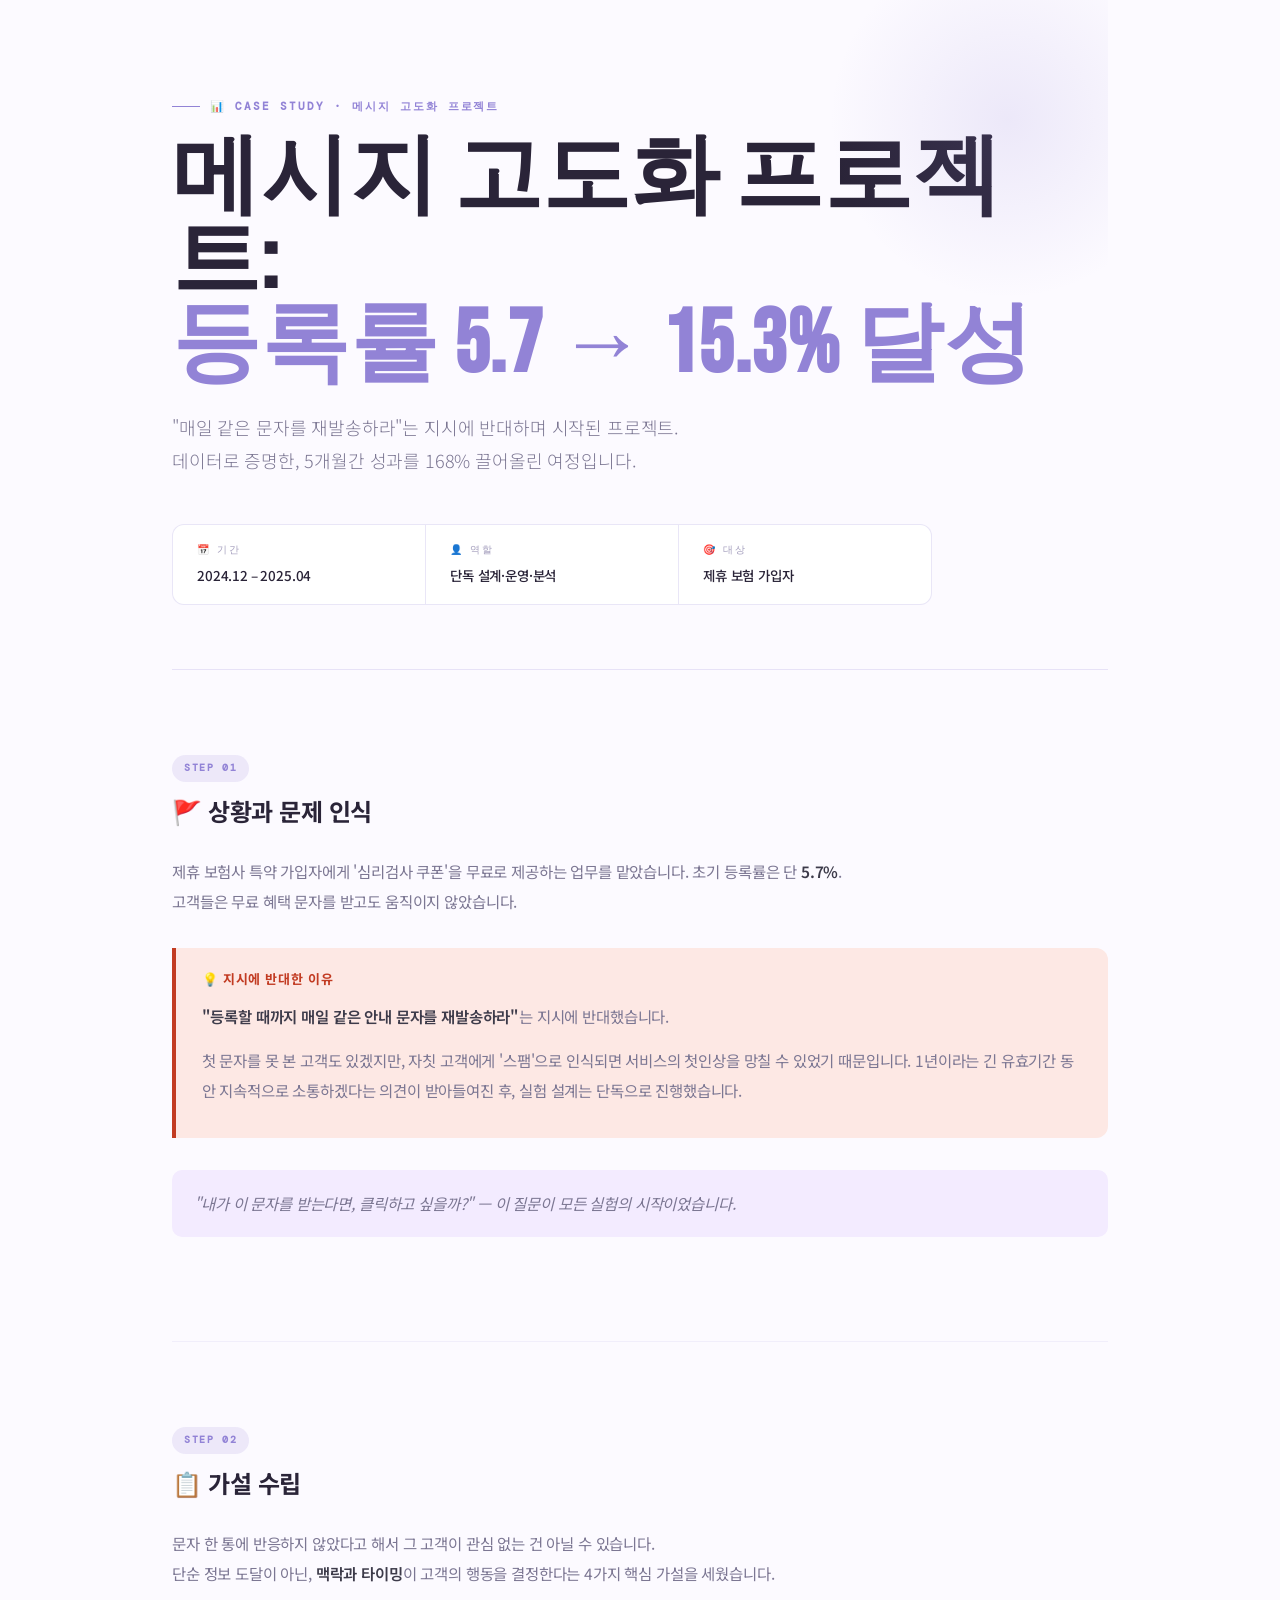
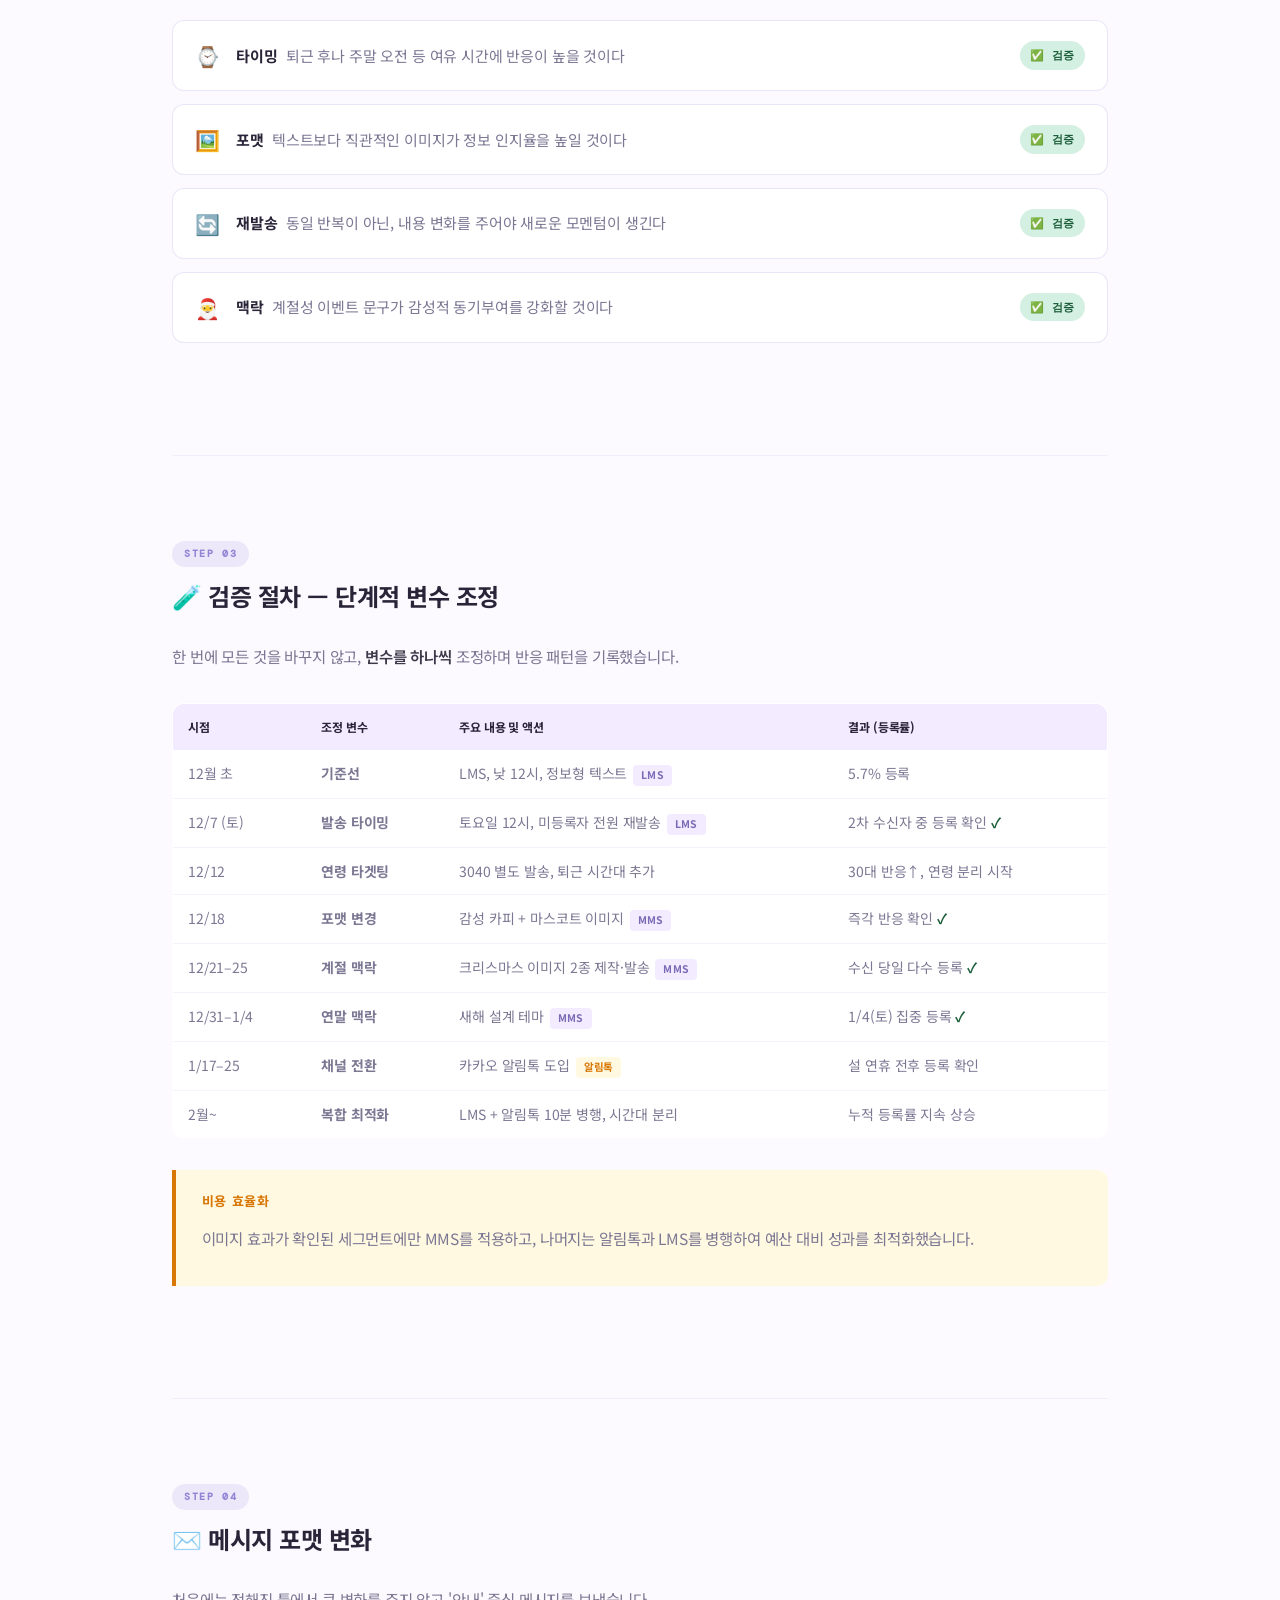
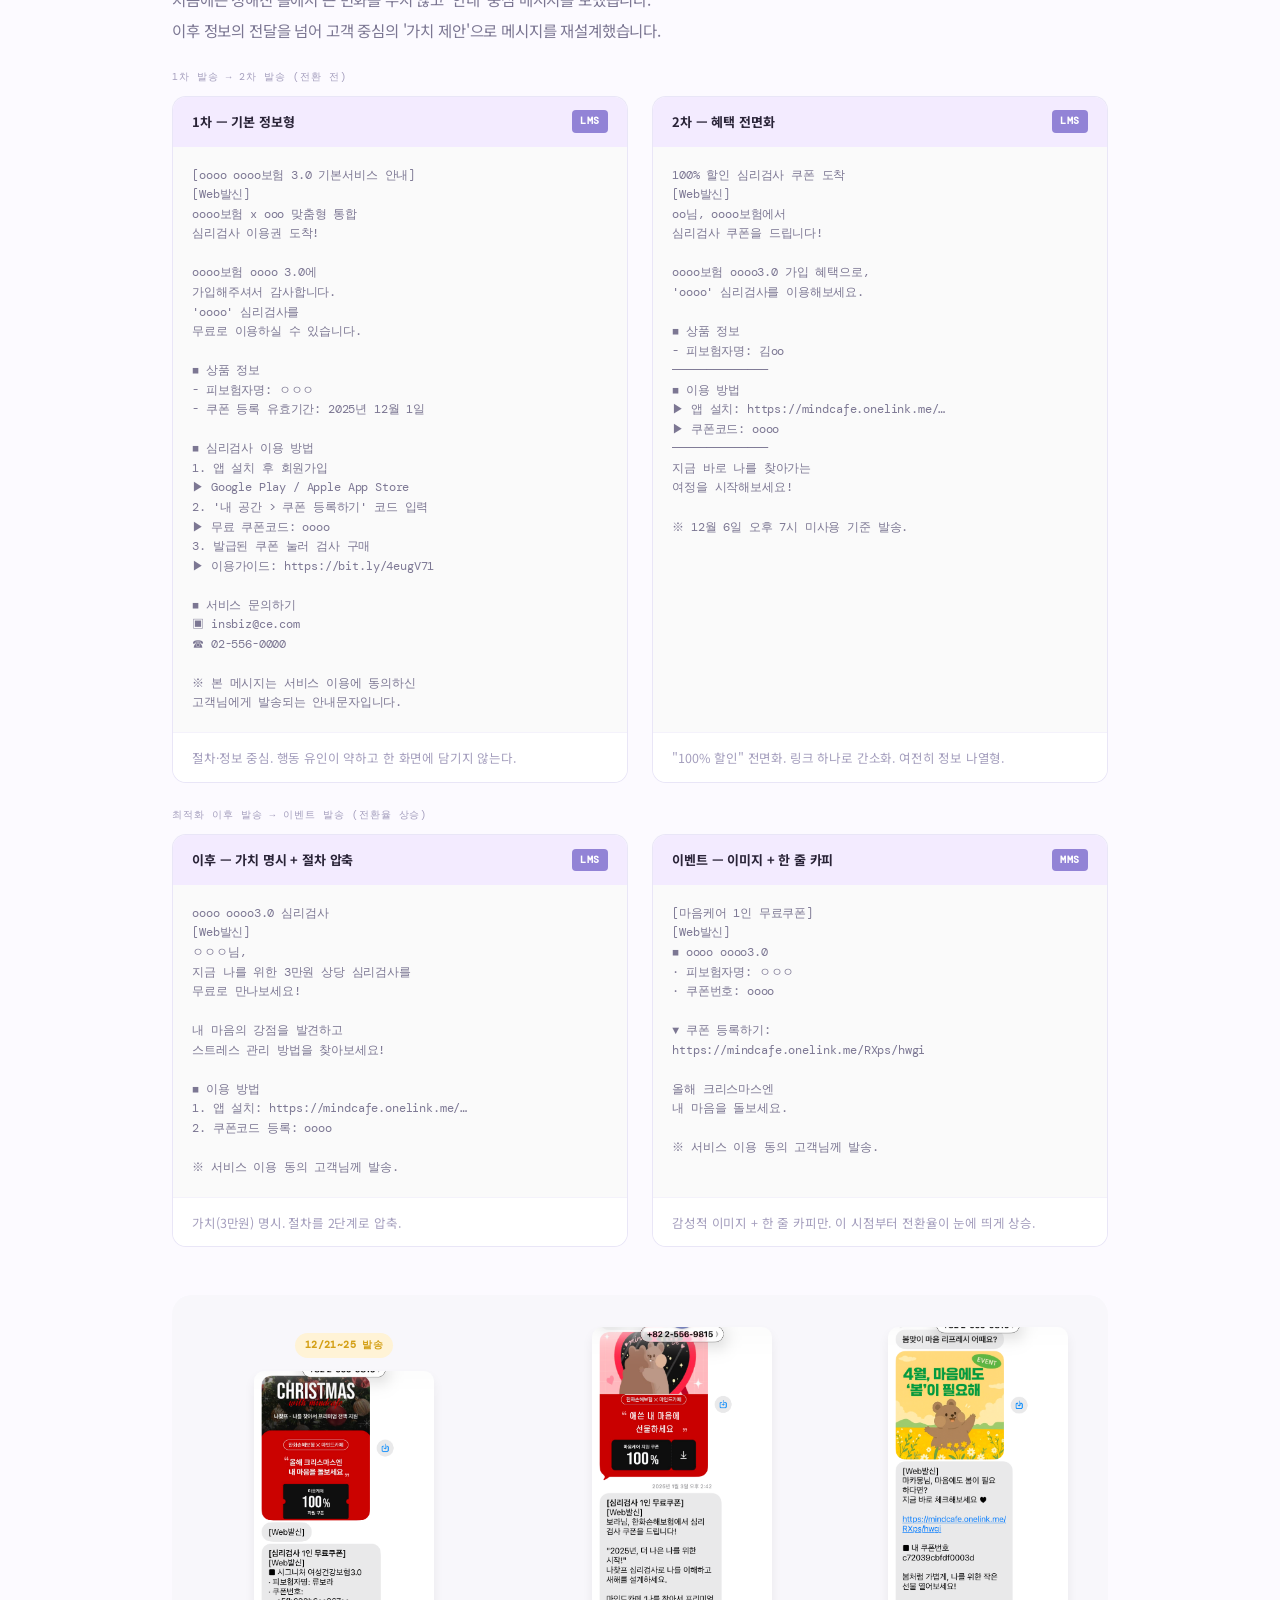
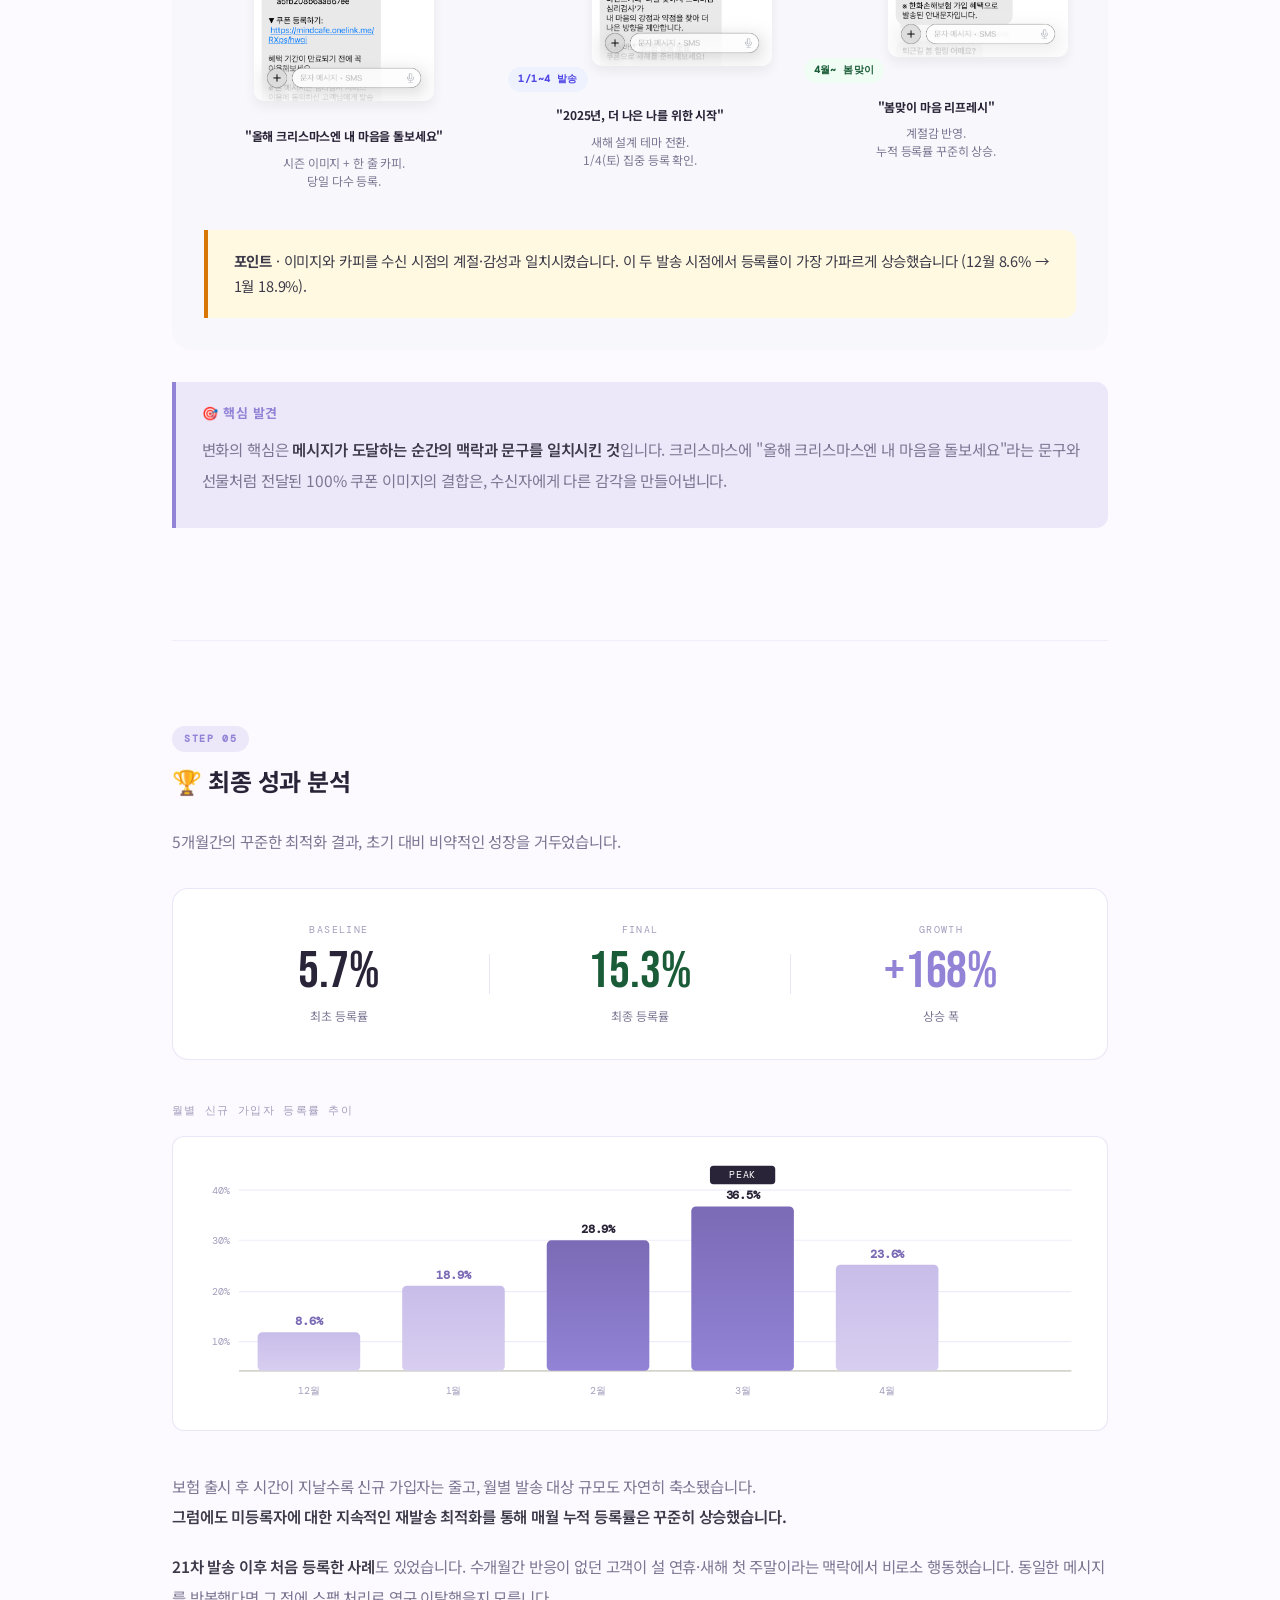
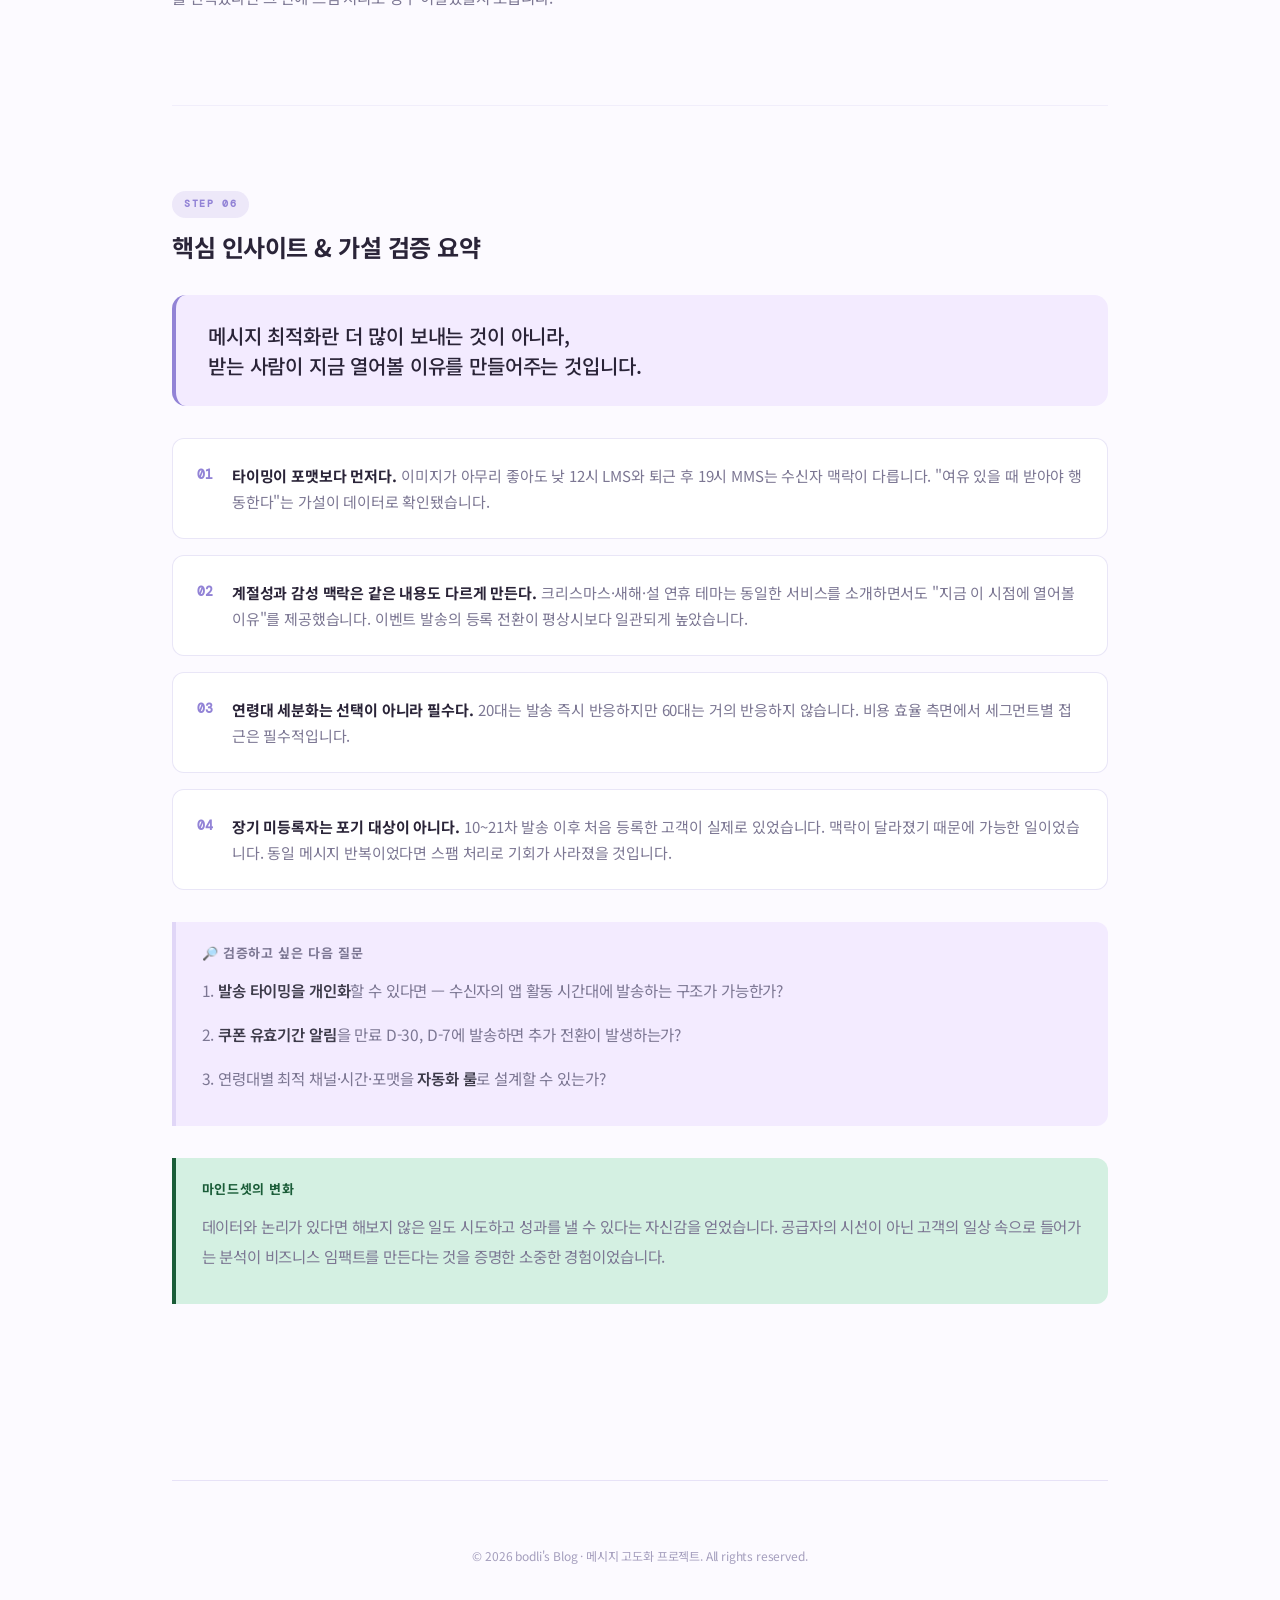
<file: assets/msg_optimization_img.html>
<!DOCTYPE html>
<html lang="ko">
<head>
<meta charset="UTF-8">
<meta name="viewport" content="width=device-width, initial-scale=1.0">
<title>메시지 고도화 프로젝트 — bodli's Blog</title>
<link href="https://fonts.googleapis.com/css2?family=Bebas+Neue&family=Noto+Sans+KR:wght@300;400;500;700&family=DM+Mono:wght@400;500&display=swap" rel="stylesheet">
<style>
/* ─────────────────────────────────────────────
   bodli's Blog — Shared Design Tokens
───────────────────────────────────────────── */
*,*::before,*::after{box-sizing:border-box;margin:0;padding:0}

:root{
  /* 잉크 */
  --ink:#2a2438;
  --ink-2:#3d3b4a;
  --ink-3:#7c7793;
  --ink-4:#a49ebd;
  --ink-5:#d4d4cc;

  /* 배경 */
  --bg:#fcfaff;
  --bg-2:#f3ebff;
  --bg-3:#e1cde6;

  /* 액센트 */
  --accent:#9283d6;
  --accent-lt:rgba(146,131,214,.15);
  --accent-mid:#7b6ab5;

  /* 의미 색상 */
  --red:#c23b22;
  --red-lt:#fde8e4;
  --green:#1a5c38;
  --green-lt:#d4f0e2;
  --yellow:#d97706;
  --yellow-lt:#fef9e0;

  /* 보더 */
  --border:rgba(146,131,214,.1);
  --border-2:rgba(146,131,214,.2);

  /* 폰트 */
  --sans:'Noto Sans KR',sans-serif;
  --mono:'DM Mono',monospace;
  --display:'Bebas Neue',sans-serif;
}

html{scroll-behavior:smooth}
body{
  font-family:var(--sans);
  font-size:16px;
  line-height:1.85;
  color:var(--ink-2);
  background:var(--bg);
  -webkit-font-smoothing:antialiased;
  letter-spacing:-0.01em;
}

.wrap{max-width:1000px;margin:0 auto;padding:0 2rem 8rem}

/* ── HERO ── */
.hero{
  padding:6rem 0 4rem;
  border-bottom:1.5px solid var(--border-2);
  position:relative;
  overflow:hidden;
}
.hero::before{
  content:'';
  position:absolute;
  top:-60px;right:-80px;
  width:360px;height:360px;
  border-radius:50%;
  background:radial-gradient(circle,rgba(146,131,214,.15) 0%,transparent 70%);
  pointer-events:none;
}
.hero-label{
  font-family:var(--mono);
  font-size:11px;letter-spacing:.18em;text-transform:uppercase;
  color:var(--accent);margin-bottom:1.25rem;
  display:flex;align-items:center;gap:10px;
  font-weight:700;
}
.hero-label::before{content:'';width:28px;height:1px;background:var(--accent)}

.hero-kicker{
  font-family:var(--display);
  font-size:clamp(52px,8vw,88px);
  line-height:.95;
  letter-spacing:.01em;
  color:var(--ink);
  margin-bottom:1.5rem;
}
.hero-kicker span{color:var(--accent)}

.hero-deck{
  font-size:18px;line-height:1.8;
  color:var(--ink-3);
  max-width:680px;
  margin-bottom:3rem;
  font-weight:300;
}

.meta-strip{
  display:flex;flex-wrap:wrap;gap:0;
  border:1px solid var(--border-2);
  border-radius:12px;
  overflow:hidden;
  max-width:760px;
  background:white;
}
.meta-cell{
  padding:1rem 1.5rem;
  border-right:1px solid var(--border-2);
  flex:1;min-width:180px;
}
.meta-cell:last-child{border-right:none}
.meta-k{font-family:var(--mono);font-size:10px;letter-spacing:.12em;text-transform:uppercase;color:var(--ink-4);margin-bottom:4px}
.meta-v{font-size:13.5px;font-weight:500;color:var(--ink)}

/* ── SECTION SHELL ── */
.sec{padding:5rem 0;border-bottom:1px solid var(--border)}
.sec:last-of-type{border-bottom:none}

.step-badge{
  display:inline-flex;align-items:center;gap:8px;
  font-family:var(--mono);font-size:10px;letter-spacing:.16em;text-transform:uppercase;
  color:var(--accent);margin-bottom:.8rem;
  background:var(--accent-lt);
  padding:4px 12px;
  border-radius:20px;
  font-weight:700;
}

h2{
  font-family:var(--sans);
  font-size:24px;font-weight:700;
  letter-spacing:-.02em;color:var(--ink);
  margin-bottom:1.8rem;line-height:1.35;
}
h3{
  font-size:16px;font-weight:700;color:var(--ink);
  margin:2.5rem 0 1.2rem;
  padding-left:12px;border-left:4px solid var(--accent);
}
.body{color:var(--ink-3);line-height:1.95;margin-bottom:.85rem;font-size:15.5px}
.body strong{color:var(--ink-2);font-weight:600}

em.q{
  font-style:italic;color:var(--ink-3);
  display:block;
  padding:1.2rem 1.4rem;
  background:var(--bg-2);
  border-radius:10px;
  margin:1.5rem 0;
  font-size:15.5px;
}

/* ── CALLOUT ── */
.callout{
  border-radius:0 12px 12px 0;
  padding:1.2rem 1.6rem;
  margin:2rem 0;
  border-left:4px solid;
}
.callout.blue   {background:var(--accent-lt); border-color:var(--accent)}
.callout.red    {background:var(--red-lt);    border-color:var(--red)}
.callout.green  {background:var(--green-lt);  border-color:var(--green)}
.callout.yellow {background:var(--yellow-lt); border-color:var(--yellow)}
.callout.gray   {background:#f9fafb;          border-color:var(--ink-4)}
.callout.neutral{background:var(--bg-2);      border-color:var(--border-2)}

.callout-hd{
  font-family:var(--sans);font-size:13px;letter-spacing:.05em;
  margin-bottom:.6rem;font-weight:700;
}
.callout.blue    .callout-hd{color:var(--accent)}
.callout.red     .callout-hd{color:var(--red)}
.callout.green   .callout-hd{color:var(--green)}
.callout.yellow  .callout-hd{color:var(--yellow)}
.callout.gray    .callout-hd{color:var(--ink-4)}
.callout.neutral .callout-hd{color:var(--ink-3)}

/* ── TABLES ── */
.exp-table{
  width:100%;border-collapse:collapse;margin:2rem 0;
  font-size:14px;background:white;
  border-radius:12px;overflow:hidden;
  border:1px solid var(--border-2);
}
.exp-table thead th{
  text-align:left;padding:12px 15px;
  background:var(--bg-2);
  font-weight:700;color:var(--ink);font-size:12px;
}
.exp-table tbody td{
  padding:12px 15px;
  border-bottom:1px solid var(--border);
  color:var(--ink-3);vertical-align:top;line-height:1.6;
}
.tag-green{color:var(--green);font-weight:700}
.tag-red  {color:var(--red);font-weight:700}
.tag-amber{color:var(--yellow);font-weight:700}

/* 칩 (표 안 인라인 라벨) */
.chip{
  display:inline-block;
  padding:2px 8px;
  background:var(--bg-2);
  color:var(--accent-mid);
  font-size:10.5px;font-weight:700;
  border-radius:4px;
  margin-left:6px;
  letter-spacing:.02em;
}
.chip-yellow{
  display:inline-block;
  padding:2px 8px;
  background:var(--yellow-lt);
  color:var(--yellow);
  font-size:10.5px;font-weight:700;
  border-radius:4px;
  margin-left:6px;
}
.chip-check{
  display:inline-block;
  margin-left:4px;
  color:var(--green);
  font-weight:700;
}

/* ── LISTS ── */
ul,ol{margin:1.5rem 0;padding-left:1.5rem}
li{margin-bottom:.6rem;color:var(--ink-3);font-size:15px}

/* ── HYPOTHESIS LIST ── */
.hypo-list{margin:2rem 0;display:flex;flex-direction:column;gap:.8rem}
.hypo-item{
  display:flex;align-items:center;justify-content:space-between;
  padding:1rem 1.4rem;
  background:white;
  border:1px solid var(--border-2);
  border-radius:12px;
}
.hypo-content{display:flex;align-items:center;gap:1rem}
.hypo-icon{font-size:20px}
.hypo-text{font-size:15px;color:var(--ink-3)}
.hypo-text strong{color:var(--ink);margin-right:.5rem}
.badge-check{
  font-family:var(--mono);font-size:11px;
  color:var(--green);font-weight:700;
  background:var(--green-lt);
  padding:4px 10px;border-radius:20px;
  letter-spacing:.04em;flex-shrink:0;
}

/* ── MESSAGE CARDS ── */
.msg-section-label{
  font-family:var(--mono);font-size:9.5px;
  letter-spacing:.1em;text-transform:uppercase;
  color:var(--ink-4);
  margin-bottom:.6rem;
  margin-top:1.5rem;
}
.msg-wrap{
  display:grid;
  grid-template-columns:repeat(auto-fit,minmax(280px,1fr));
  gap:1.5rem;
}
.msg-card{
  background:white;
  border:1px solid var(--border-2);
  border-radius:14px;
  overflow:hidden;
  display:flex;flex-direction:column;
}
.msg-card-hd{
  padding:.8rem 1.2rem;
  background:var(--bg-2);
  font-size:13px;font-weight:700;
  color:var(--ink);
  display:flex;justify-content:space-between;align-items:center;
}
.msg-card-tag{
  font-family:var(--mono);font-size:10px;
  background:var(--accent);color:white;
  padding:2px 8px;border-radius:4px;
  letter-spacing:.06em;
}
.msg-card-body{
  padding:1.2rem;
  font-family:var(--mono);font-size:11.5px;
  color:var(--ink-3);line-height:1.7;
  white-space:pre-wrap;
  flex:1;
  background:#fafafa;
}
.msg-card-ft{
  padding:.8rem 1.2rem;
  font-size:12.5px;color:var(--ink-4);
  border-top:1px solid var(--border);
  background:white;
}

/* ── 시즌 이미지 3컷 비교 ── */
.season-compare{
  margin-top:3rem;
  background:#f8f7fb;
  padding:2rem;
  border-radius:20px;
}
.season-grid{
  display:grid;
  grid-template-columns:repeat(3,1fr);
  gap:1rem;
}
.season-card{text-align:center; min-width:0;}
.season-tag{
  display:inline-block;
  font-size:10px;font-weight:700;
  padding:3px 10px;
  border-radius:20px;
  margin-bottom:.8rem;
  font-family:var(--mono);
  letter-spacing:.04em;
}
.season-tag.xmas {background:#fff3d6; color:#d4a017}
.season-tag.newyear{background:#eef2ff; color:#4f46e5}
.season-tag.spring{background:#f0fdf4; color:var(--green)}

.season-img{
  width:100%;
  max-width:180px;
  border-radius:10px;
  box-shadow:0 6px 12px rgba(0,0,0,.06);
  margin-bottom:1rem;
}
.season-card-tit{
  font-weight:700;color:var(--ink);
  font-size:12px;margin-bottom:.4rem;
  word-break:keep-all;
}
.season-card-desc{
  font-size:12px;color:var(--ink-3);
  line-height:1.5;
  word-break:keep-all;
  max-width:140px;
  margin:0 auto;
}

.season-note{
  margin-top:2.5rem;
  background:var(--yellow-lt);
  border-left:4px solid var(--yellow);
  padding:1.2rem 1.6rem;
  border-radius:0 12px 12px 0;
}
.season-note p{font-size:14.5px;color:var(--ink-2);line-height:1.7}

/* ── BIG RESULT (최종 성과) ── */
.big-res{
  background:white;
  border:1px solid var(--border-2);
  border-radius:16px;
  padding:2rem;
  margin:2rem 0;
}
.res-grid{
  display:grid;
  grid-template-columns:1fr auto 1fr auto 1fr;
  gap:1rem;
  align-items:center;
}
.res-cell{text-align:center}
.res-k{
  font-family:var(--mono);font-size:10px;
  letter-spacing:.14em;text-transform:uppercase;
  color:var(--ink-4);margin-bottom:.4rem;
}
.res-v{
  font-family:var(--display);
  font-size:clamp(36px,5vw,52px);
  color:var(--ink);
  line-height:1;
}
.res-v.green{color:var(--green)}
.res-v.highlight{color:var(--accent)}
.res-s{
  font-size:12px;color:var(--ink-3);
  margin-top:.4rem;
}
.res-divider{
  width:1px;height:40px;
  background:var(--border-2);
}
@media (max-width:680px){
  .res-grid{grid-template-columns:1fr}
  .res-divider{width:40px;height:1px;justify-self:center}
}

/* ── 차트 ── */
.chart-section{margin:2.5rem 0}
.chart-title{
  font-family:var(--mono);font-size:11px;
  letter-spacing:.12em;text-transform:uppercase;
  color:var(--ink-4);margin-bottom:1rem;
}
.chart-container{
  background:white;
  border:1px solid var(--border-2);
  border-radius:12px;
  padding:1.5rem;
}

/* ── 인용 강조구 ── */
.pq{
  font-family:var(--sans);
  font-size:20px;line-height:1.5;
  color:var(--ink);font-weight:500;
  padding:1.6rem 2rem;
  background:var(--bg-2);
  border-radius:14px;
  border-left:4px solid var(--accent);
  margin:2rem 0;
}

/* ── INSIGHT LIST ── */
.ins-list{margin:2rem 0;display:flex;flex-direction:column;gap:1rem}
.ins-item{
  display:flex;gap:1.2rem;
  padding:1.5rem;
  background:white;
  border:1px solid var(--border-2);
  border-radius:12px;
}
.ins-n{
  font-family:var(--mono);font-size:13px;
  color:var(--accent);font-weight:700;
  flex-shrink:0;
}
.ins-t{font-size:15px;color:var(--ink-3);line-height:1.7}
.ins-t strong{color:var(--ink);margin-right:.3rem}

/* ── FOOTER ── */
.footer{
  padding:4rem 0 2rem;text-align:center;
  border-top:1px solid var(--border-2);
  margin-top:4rem;
}
.footer p{font-size:12px;color:var(--ink-4)}
</style>
</head>
<body>
<div class="wrap">

  <!-- ── HERO ── -->
  <header class="hero">
    <div class="hero-label">📊 Case Study · 메시지 고도화 프로젝트</div>
    <h1 class="hero-kicker">메시지 고도화 프로젝트:<br><span>등록률 5.7 → 15.3% 달성</span></h1>
    <p class="hero-deck">
      "매일 같은 문자를 재발송하라"는 지시에 반대하며 시작된 프로젝트.<br>
      데이터로 증명한, 5개월간 성과를 168% 끌어올린 여정입니다.
    </p>
    <div class="meta-strip">
      <div class="meta-cell"><div class="meta-k">📅 기간</div><div class="meta-v">2024.12 – 2025.04</div></div>
      <div class="meta-cell"><div class="meta-k">👤 역할</div><div class="meta-v">단독 설계·운영·분석</div></div>
      <div class="meta-cell"><div class="meta-k">🎯 대상</div><div class="meta-v">제휴 보험 가입자</div></div>
    </div>
  </header>


  <!-- ── STEP 01 ── -->
  <section class="sec">
    <div class="step-badge">STEP 01</div>
    <h2>🚩 상황과 문제 인식</h2>
    <p class="body">
      제휴 보험사 특약 가입자에게 '심리검사 쿠폰'을 무료로 제공하는 업무를 맡았습니다.
      초기 등록률은 단 <strong>5.7%</strong>.<br>고객들은 무료 혜택 문자를 받고도 움직이지 않았습니다.
    </p>

    <div class="callout red">
      <div class="callout-hd">💡 지시에 반대한 이유</div>
      <p class="body"><strong>"등록할 때까지 매일 같은 안내 문자를 재발송하라"</strong>는 지시에 반대했습니다.</p>
      <p class="body">첫 문자를 못 본 고객도 있겠지만, 자칫 고객에게 '스팸'으로 인식되면 서비스의 첫인상을 망칠 수 있었기 때문입니다. 1년이라는 긴 유효기간 동안 지속적으로 소통하겠다는 의견이 받아들여진 후, 실험 설계는 단독으로 진행했습니다.</p>
    </div>

    <em class="q">"내가 이 문자를 받는다면, 클릭하고 싶을까?" — 이 질문이 모든 실험의 시작이었습니다.</em>
  </section>


  <!-- ── STEP 02 ── -->
  <section class="sec">
    <div class="step-badge">STEP 02</div>
    <h2>📋 가설 수립</h2>
    <p class="body">
      문자 한 통에 반응하지 않았다고 해서 그 고객이 관심 없는 건 아닐 수 있습니다.<br>
      단순 정보 도달이 아닌, <strong>맥락과 타이밍</strong>이 고객의 행동을 결정한다는 4가지 핵심 가설을 세웠습니다.
    </p>

    <div class="hypo-list">
      <div class="hypo-item">
        <div class="hypo-content">
          <span class="hypo-icon">⌚</span>
          <div class="hypo-text"><strong>타이밍</strong>퇴근 후나 주말 오전 등 여유 시간에 반응이 높을 것이다</div>
        </div>
        <div class="badge-check">✅ 검증</div>
      </div>
      <div class="hypo-item">
        <div class="hypo-content">
          <span class="hypo-icon">🖼️</span>
          <div class="hypo-text"><strong>포맷</strong>텍스트보다 직관적인 이미지가 정보 인지율을 높일 것이다</div>
        </div>
        <div class="badge-check">✅ 검증</div>
      </div>
      <div class="hypo-item">
        <div class="hypo-content">
          <span class="hypo-icon">🔄</span>
          <div class="hypo-text"><strong>재발송</strong>동일 반복이 아닌, 내용 변화를 주어야 새로운 모멘텀이 생긴다</div>
        </div>
        <div class="badge-check">✅ 검증</div>
      </div>
      <div class="hypo-item">
        <div class="hypo-content">
          <span class="hypo-icon">🎅</span>
          <div class="hypo-text"><strong>맥락</strong>계절성 이벤트 문구가 감성적 동기부여를 강화할 것이다</div>
        </div>
        <div class="badge-check">✅ 검증</div>
      </div>
    </div>
  </section>


  <!-- ── STEP 03 ── -->
  <section class="sec">
    <div class="step-badge">STEP 03</div>
    <h2>🧪 검증 절차 — 단계적 변수 조정</h2>
    <p class="body">
      한 번에 모든 것을 바꾸지 않고, <strong>변수를 하나씩</strong> 조정하며 반응 패턴을 기록했습니다.
    </p>

    <table class="exp-table">
      <thead>
        <tr>
          <th>시점</th>
          <th>조정 변수</th>
          <th>주요 내용 및 액션</th>
          <th>결과 (등록률)</th>
        </tr>
      </thead>
      <tbody>
        <tr>
          <td>12월 초</td>
          <td><strong>기준선</strong></td>
          <td>LMS, 낮 12시, 정보형 텍스트<span class="chip">LMS</span></td>
          <td>5.7% 등록</td>
        </tr>
        <tr>
          <td>12/7 (토)</td>
          <td><strong>발송 타이밍</strong></td>
          <td>토요일 12시, 미등록자 전원 재발송<span class="chip">LMS</span></td>
          <td>2차 수신자 중 등록 확인<span class="chip-check">✓</span></td>
        </tr>
        <tr>
          <td>12/12</td>
          <td><strong>연령 타겟팅</strong></td>
          <td>3040 별도 발송, 퇴근 시간대 추가</td>
          <td>30대 반응↑, 연령 분리 시작</td>
        </tr>
        <tr>
          <td>12/18</td>
          <td><strong>포맷 변경</strong></td>
          <td>감성 카피 + 마스코트 이미지<span class="chip">MMS</span></td>
          <td>즉각 반응 확인<span class="chip-check">✓</span></td>
        </tr>
        <tr>
          <td>12/21–25</td>
          <td><strong>계절 맥락</strong></td>
          <td>크리스마스 이미지 2종 제작·발송<span class="chip">MMS</span></td>
          <td>수신 당일 다수 등록<span class="chip-check">✓</span></td>
        </tr>
        <tr>
          <td>12/31–1/4</td>
          <td><strong>연말 맥락</strong></td>
          <td>새해 설계 테마<span class="chip">MMS</span></td>
          <td>1/4(토) 집중 등록<span class="chip-check">✓</span></td>
        </tr>
        <tr>
          <td>1/17–25</td>
          <td><strong>채널 전환</strong></td>
          <td>카카오 알림톡 도입<span class="chip-yellow">알림톡</span></td>
          <td>설 연휴 전후 등록 확인</td>
        </tr>
        <tr>
          <td>2월~</td>
          <td><strong>복합 최적화</strong></td>
          <td>LMS + 알림톡 10분 병행, 시간대 분리</td>
          <td>누적 등록률 지속 상승</td>
        </tr>
      </tbody>
    </table>

    <div class="callout yellow">
      <div class="callout-hd">비용 효율화</div>
      <p class="body">이미지 효과가 확인된 세그먼트에만 MMS를 적용하고, 나머지는 알림톡과 LMS를 병행하여 예산 대비 성과를 최적화했습니다.</p>
    </div>
  </section>


  <!-- ── STEP 04 ── -->
  <section class="sec">
    <div class="step-badge">STEP 04</div>
    <h2>✉️ 메시지 포맷 변화</h2>
    <p class="body">
      처음에는 정해진 틀에서 큰 변화를 주지 않고 '안내' 중심 메시지를 보냈습니다.<br>
      이후 정보의 전달을 넘어 고객 중심의 '가치 제안'으로 메시지를 재설계했습니다.
    </p>

    <p class="msg-section-label">1차 발송 → 2차 발송 (전환 전)</p>
    <div class="msg-wrap">
      <div class="msg-card">
        <div class="msg-card-hd">1차 — 기본 정보형<span class="msg-card-tag">LMS</span></div>
        <div class="msg-card-body">[oooo oooo보험 3.0 기본서비스 안내]
[Web발신]
oooo보험 x ooo 맞춤형 통합
심리검사 이용권 도착!

oooo보험 oooo 3.0에
가입해주셔서 감사합니다.
'oooo' 심리검사를
무료로 이용하실 수 있습니다.

■ 상품 정보
- 피보험자명: ㅇㅇㅇ
- 쿠폰 등록 유효기간: 2025년 12월 1일

■ 심리검사 이용 방법
1. 앱 설치 후 회원가입
▶ Google Play / Apple App Store
2. '내 공간 > 쿠폰 등록하기' 코드 입력
▶ 무료 쿠폰코드: oooo
3. 발급된 쿠폰 눌러 검사 구매
▶ 이용가이드: https://bit.ly/4eugV71

■ 서비스 문의하기
▣ insbiz@ce.com
☎ 02-556-0000

※ 본 메시지는 서비스 이용에 동의하신
고객님에게 발송되는 안내문자입니다.</div>
        <div class="msg-card-ft">절차·정보 중심. 행동 유인이 약하고 한 화면에 담기지 않는다.</div>
      </div>

      <div class="msg-card">
        <div class="msg-card-hd">2차 — 혜택 전면화<span class="msg-card-tag">LMS</span></div>
        <div class="msg-card-body">100% 할인 심리검사 쿠폰 도착
[Web발신]
oo님, oooo보험에서
심리검사 쿠폰을 드립니다!

oooo보험 oooo3.0 가입 혜택으로,
'oooo' 심리검사를 이용해보세요.

■ 상품 정보
- 피보험자명: 김oo
——————————————
■ 이용 방법
▶ 앱 설치: https://mindcafe.onelink.me/…
▶ 쿠폰코드: oooo
——————————————
지금 바로 나를 찾아가는
여정을 시작해보세요!

※ 12월 6일 오후 7시 미사용 기준 발송.</div>
        <div class="msg-card-ft">"100% 할인" 전면화. 링크 하나로 간소화. 여전히 정보 나열형.</div>
      </div>
    </div>

    <p class="msg-section-label">최적화 이후 발송 → 이벤트 발송 (전환율 상승)</p>
    <div class="msg-wrap">
      <div class="msg-card">
        <div class="msg-card-hd">이후 — 가치 명시 + 절차 압축<span class="msg-card-tag">LMS</span></div>
        <div class="msg-card-body">oooo oooo3.0 심리검사
[Web발신]
ㅇㅇㅇ님,
지금 나를 위한 3만원 상당 심리검사를
무료로 만나보세요!

내 마음의 강점을 발견하고
스트레스 관리 방법을 찾아보세요!

■ 이용 방법
1. 앱 설치: https://mindcafe.onelink.me/…
2. 쿠폰코드 등록: oooo

※ 서비스 이용 동의 고객님께 발송.</div>
        <div class="msg-card-ft">가치(3만원) 명시. 절차를 2단계로 압축.</div>
      </div>

      <div class="msg-card">
        <div class="msg-card-hd">이벤트 — 이미지 + 한 줄 카피<span class="msg-card-tag">MMS</span></div>
        <div class="msg-card-body">[마음케어 1인 무료쿠폰]
[Web발신]
■ oooo oooo3.0
· 피보험자명: ㅇㅇㅇ
· 쿠폰번호: oooo

▼ 쿠폰 등록하기:
https://mindcafe.onelink.me/RXps/hwgi

올해 크리스마스엔
내 마음을 돌보세요.

※ 서비스 이용 동의 고객님께 발송.</div>
        <div class="msg-card-ft">감성적 이미지 + 한 줄 카피만. 이 시점부터 전환율이 눈에 띄게 상승.</div>
      </div>
    </div>

    <!-- 시즌 이미지 3컷 비교 -->
    <div class="season-compare">
      <div class="season-grid">
        <div class="season-card">
          <div class="season-tag xmas">12/21~25 발송</div>
          <img src="../images/msg_opt_img2.png" class="season-img" alt="크리스마스 시즌 메시지 이미지">
          <p class="season-card-tit">"올해 크리스마스엔 내 마음을 돌보세요"</p>
          <p class="season-card-desc">시즌 이미지 + 한 줄 카피.<br>당일 다수 등록.</p>
        </div>
        <div class="season-card">
          <div class="season-tag newyear">1/1~4 발송</div>
          <img src="../images/msg_opt_img3.png" class="season-img" alt="새해 시즌 메시지 이미지">
          <p class="season-card-tit">"2025년, 더 나은 나를 위한 시작"</p>
          <p class="season-card-desc">새해 설계 테마 전환.<br>1/4(토) 집중 등록 확인.</p>
        </div>
        <div class="season-card">
          <div class="season-tag spring">4월~ 봄맞이</div>
          <img src="../images/msg_opt_img5.png" class="season-img" alt="봄맞이 시즌 메시지 이미지">
          <p class="season-card-tit">"봄맞이 마음 리프레시"</p>
          <p class="season-card-desc">계절감 반영.<br>누적 등록률 꾸준히 상승.</p>
        </div>
      </div>

      <div class="season-note">
        <p><strong>포인트</strong> · 이미지와 카피를 수신 시점의 계절·감성과 일치시켰습니다. 이 두 발송 시점에서 등록률이 가장 가파르게 상승했습니다 (12월 8.6% → 1월 18.9%).</p>
      </div>
    </div>

    <div class="callout blue">
      <div class="callout-hd">🎯 핵심 발견</div>
      <p class="body">변화의 핵심은 <strong>메시지가 도달하는 순간의 맥락과 문구를 일치시킨 것</strong>입니다. 크리스마스에 "올해 크리스마스엔 내 마음을 돌보세요"라는 문구와 선물처럼 전달된 100% 쿠폰 이미지의 결합은, 수신자에게 다른 감각을 만들어냅니다.</p>
    </div>
  </section>


  <!-- ── STEP 05 ── -->
  <section class="sec">
    <div class="step-badge">STEP 05</div>
    <h2>🏆 최종 성과 분석</h2>
    <p class="body">
      5개월간의 꾸준한 최적화 결과, 초기 대비 비약적인 성장을 거두었습니다.
    </p>

    <div class="big-res">
      <div class="res-grid">
        <div class="res-cell">
          <div class="res-k">Baseline</div>
          <div class="res-v">5.7%</div>
          <div class="res-s">최초 등록률</div>
        </div>
        <div class="res-divider"></div>
        <div class="res-cell">
          <div class="res-k">Final</div>
          <div class="res-v green">15.3%</div>
          <div class="res-s">최종 등록률</div>
        </div>
        <div class="res-divider"></div>
        <div class="res-cell">
          <div class="res-k">Growth</div>
          <div class="res-v highlight">+168%</div>
          <div class="res-s">상승 폭</div>
        </div>
      </div>
    </div>

    <!-- 월별 신규 가입자 등록률 추이 차트 (디자인 시스템에 맞게 색상 통일) -->
    <div class="chart-section">
      <div class="chart-title">월별 신규 가입자 등록률 추이</div>
      <div class="chart-container">
        <svg viewBox="0 0 760 210" xmlns="http://www.w3.org/2000/svg" style="width:100%;height:auto;display:block">
          <defs>
            <linearGradient id="barGrad" x1="0" y1="0" x2="0" y2="1">
              <stop offset="0%"  stop-color="#7b6ab5"/>
              <stop offset="100%" stop-color="#9283d6"/>
            </linearGradient>
            <linearGradient id="barLight" x1="0" y1="0" x2="0" y2="1">
              <stop offset="0%"  stop-color="#c8bde9"/>
              <stop offset="100%" stop-color="#d8cef0"/>
            </linearGradient>
          </defs>

          <!-- Y axis labels -->
          <text x="28" y="28"  font-family="DM Mono,monospace" font-size="9" fill="#a49ebd" text-anchor="end">40%</text>
          <text x="28" y="71"  font-family="DM Mono,monospace" font-size="9" fill="#a49ebd" text-anchor="end">30%</text>
          <text x="28" y="115" font-family="DM Mono,monospace" font-size="9" fill="#a49ebd" text-anchor="end">20%</text>
          <text x="28" y="158" font-family="DM Mono,monospace" font-size="9" fill="#a49ebd" text-anchor="end">10%</text>

          <!-- Grid lines -->
          <line x1="36" y1="25"  x2="750" y2="25"  stroke="rgba(146,131,214,.15)" stroke-width="1"/>
          <line x1="36" y1="68"  x2="750" y2="68"  stroke="rgba(146,131,214,.15)" stroke-width="1"/>
          <line x1="36" y1="112" x2="750" y2="112" stroke="rgba(146,131,214,.15)" stroke-width="1"/>
          <line x1="36" y1="155" x2="750" y2="155" stroke="rgba(146,131,214,.15)" stroke-width="1"/>
          <line x1="36" y1="180" x2="750" y2="180" stroke="#d4d4cc" stroke-width="1.5"/>

          <!-- Bars -->
          <rect x="52"  y="147" width="88" height="33"  rx="4" fill="url(#barLight)"/>
          <text x="96"  y="141" font-family="DM Mono,monospace" font-size="10" fill="#7b6ab5" text-anchor="middle" font-weight="600">8.6%</text>
          <text x="96"  y="200" font-family="DM Mono,monospace" font-size="9"  fill="#a49ebd" text-anchor="middle">12월</text>

          <rect x="176" y="107" width="88" height="73"  rx="4" fill="url(#barLight)"/>
          <text x="220" y="101" font-family="DM Mono,monospace" font-size="10" fill="#7b6ab5" text-anchor="middle" font-weight="600">18.9%</text>
          <text x="220" y="200" font-family="DM Mono,monospace" font-size="9"  fill="#a49ebd" text-anchor="middle">1월</text>

          <rect x="300" y="68"  width="88" height="112" rx="4" fill="url(#barGrad)"/>
          <text x="344" y="62"  font-family="DM Mono,monospace" font-size="10" fill="#2a2438" text-anchor="middle" font-weight="600">28.9%</text>
          <text x="344" y="200" font-family="DM Mono,monospace" font-size="9"  fill="#a49ebd" text-anchor="middle">2월</text>

          <rect x="424" y="39"  width="88" height="141" rx="4" fill="url(#barGrad)"/>
          <text x="468" y="33"  font-family="DM Mono,monospace" font-size="10" fill="#2a2438" text-anchor="middle" font-weight="700">36.5%</text>
          <text x="468" y="200" font-family="DM Mono,monospace" font-size="9"  fill="#a49ebd" text-anchor="middle">3월</text>
          <rect x="440" y="4"   width="56" height="16"  rx="3" fill="#2a2438"/>
          <text x="468" y="15"  font-family="DM Mono,monospace" font-size="8.5" fill="white" text-anchor="middle" letter-spacing=".06em">PEAK</text>

          <rect x="548" y="89"  width="88" height="91"  rx="4" fill="url(#barLight)"/>
          <text x="592" y="83"  font-family="DM Mono,monospace" font-size="10" fill="#7b6ab5" text-anchor="middle" font-weight="600">23.6%</text>
          <text x="592" y="200" font-family="DM Mono,monospace" font-size="9"  fill="#a49ebd" text-anchor="middle">4월</text>
        </svg>
      </div>
    </div>

    <p class="body">
      보험 출시 후 시간이 지날수록 신규 가입자는 줄고, 월별 발송 대상 규모도 자연히 축소됐습니다.<br>
      <strong>그럼에도 미등록자에 대한 지속적인 재발송 최적화를 통해 매월 누적 등록률은 꾸준히 상승했습니다.</strong>
    </p>
    <p class="body" style="margin-top:1.25rem">
      <strong>21차 발송 이후 처음 등록한 사례</strong>도 있었습니다. 수개월간 반응이 없던 고객이 설 연휴·새해 첫 주말이라는 맥락에서 비로소 행동했습니다. 동일한 메시지를 반복했다면 그 전에 스팸 처리로 영구 이탈했을지 모릅니다.
    </p>
  </section>


  <!-- ── STEP 06 ── -->
  <section class="sec">
    <div class="step-badge">STEP 06</div>
    <h2>핵심 인사이트 & 가설 검증 요약</h2>

    <div class="pq">
      메시지 최적화란 더 많이 보내는 것이 아니라,<br>
      받는 사람이 지금 열어볼 이유를 만들어주는 것입니다.
    </div>

    <div class="ins-list">
      <div class="ins-item">
        <span class="ins-n">01</span>
        <span class="ins-t"><strong>타이밍이 포맷보다 먼저다.</strong>이미지가 아무리 좋아도 낮 12시 LMS와 퇴근 후 19시 MMS는 수신자 맥락이 다릅니다. "여유 있을 때 받아야 행동한다"는 가설이 데이터로 확인됐습니다.</span>
      </div>
      <div class="ins-item">
        <span class="ins-n">02</span>
        <span class="ins-t"><strong>계절성과 감성 맥락은 같은 내용도 다르게 만든다.</strong>크리스마스·새해·설 연휴 테마는 동일한 서비스를 소개하면서도 "지금 이 시점에 열어볼 이유"를 제공했습니다. 이벤트 발송의 등록 전환이 평상시보다 일관되게 높았습니다.</span>
      </div>
      <div class="ins-item">
        <span class="ins-n">03</span>
        <span class="ins-t"><strong>연령대 세분화는 선택이 아니라 필수다.</strong>20대는 발송 즉시 반응하지만 60대는 거의 반응하지 않습니다. 비용 효율 측면에서 세그먼트별 접근은 필수적입니다.</span>
      </div>
      <div class="ins-item">
        <span class="ins-n">04</span>
        <span class="ins-t"><strong>장기 미등록자는 포기 대상이 아니다.</strong>10~21차 발송 이후 처음 등록한 고객이 실제로 있었습니다. 맥락이 달라졌기 때문에 가능한 일이었습니다. 동일 메시지 반복이었다면 스팸 처리로 기회가 사라졌을 것입니다.</span>
      </div>
    </div>

    <div class="callout neutral">
      <div class="callout-hd">🔎 검증하고 싶은 다음 질문</div>
      <p class="body">1. <strong>발송 타이밍을 개인화</strong>할 수 있다면 — 수신자의 앱 활동 시간대에 발송하는 구조가 가능한가?</p>
      <p class="body">2. <strong>쿠폰 유효기간 알림</strong>을 만료 D-30, D-7에 발송하면 추가 전환이 발생하는가?</p>
      <p class="body">3. 연령대별 최적 채널·시간·포맷을 <strong>자동화 룰</strong>로 설계할 수 있는가?</p>
    </div>

    <div class="callout green">
      <div class="callout-hd">마인드셋의 변화</div>
      <p class="body">데이터와 논리가 있다면 해보지 않은 일도 시도하고 성과를 낼 수 있다는 자신감을 얻었습니다. 공급자의 시선이 아닌 고객의 일상 속으로 들어가는 분석이 비즈니스 임팩트를 만든다는 것을 증명한 소중한 경험이었습니다.</p>
    </div>
  </section>


  <!-- ── FOOTER ── -->
  <footer class="footer">
    <p>&copy; 2026 bodli's Blog · 메시지 고도화 프로젝트. All rights reserved.</p>
  </footer>

</div>
</body>
</html>
</file>
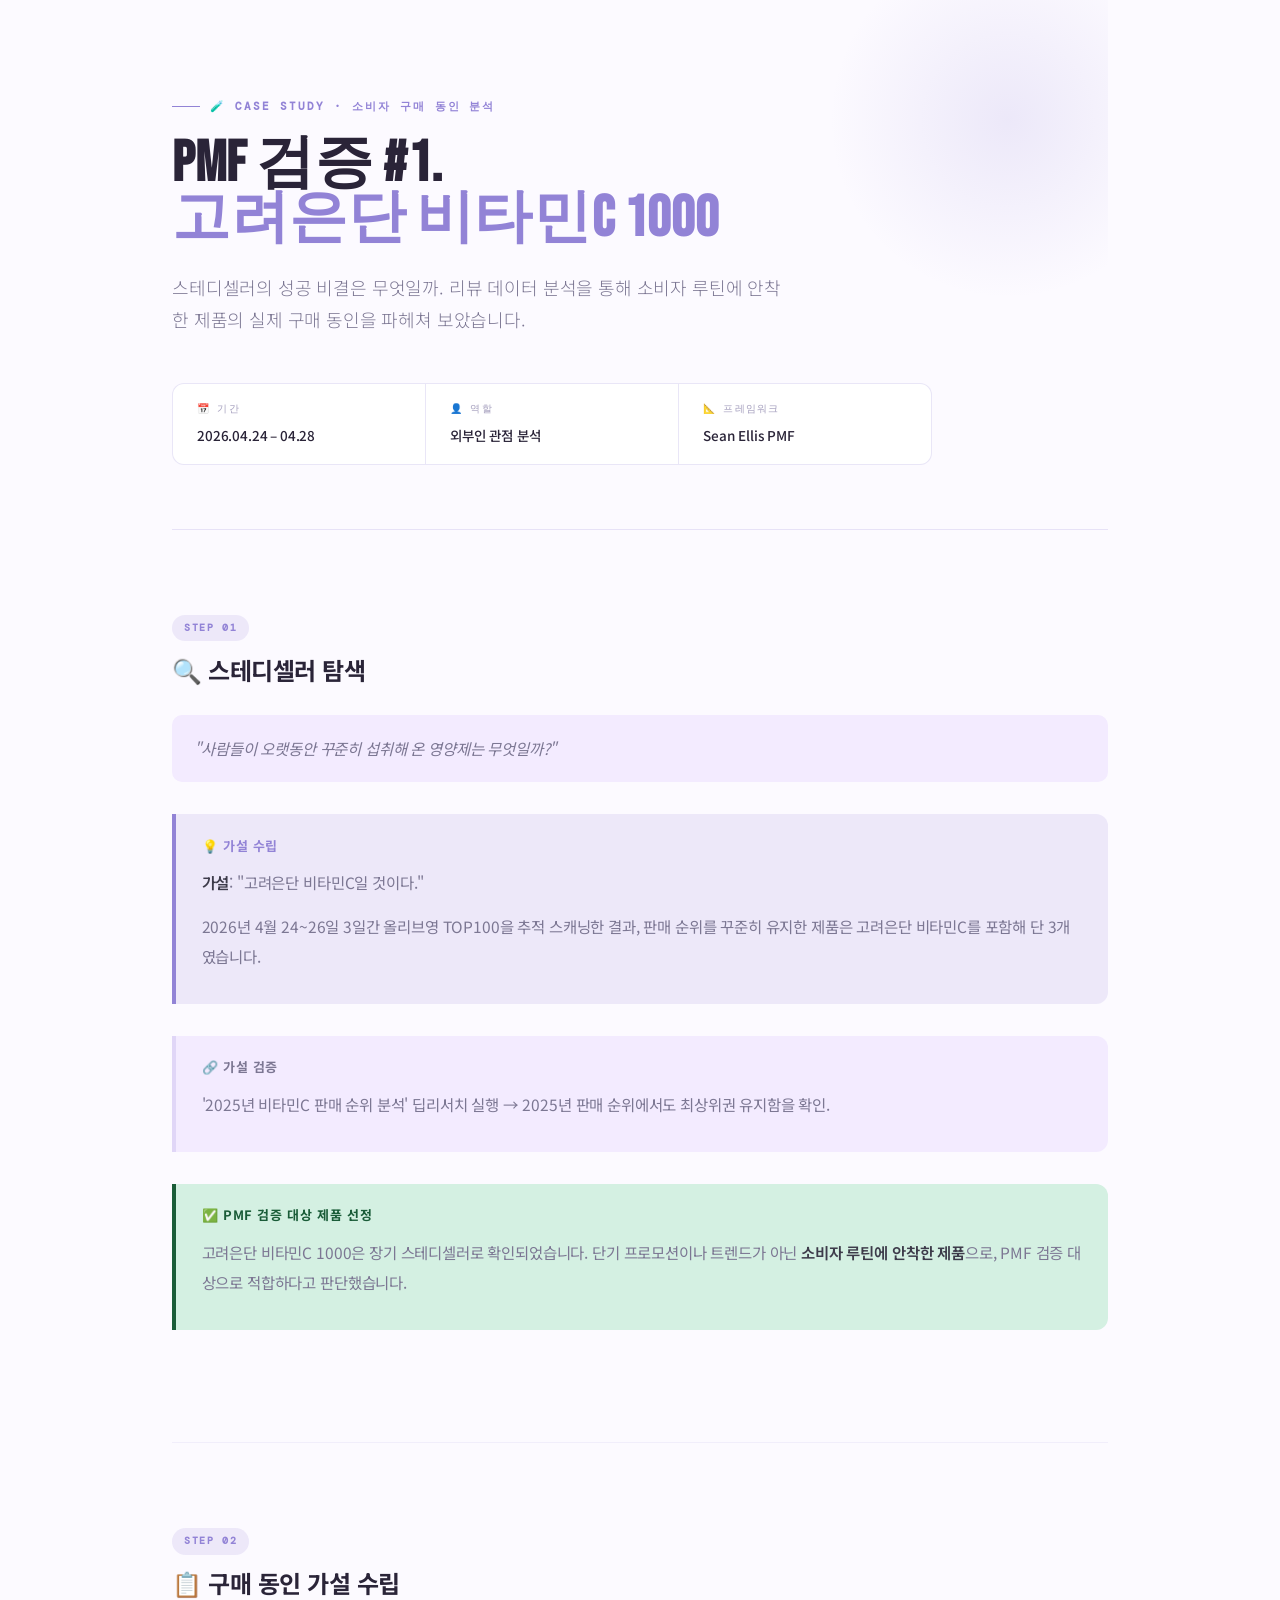
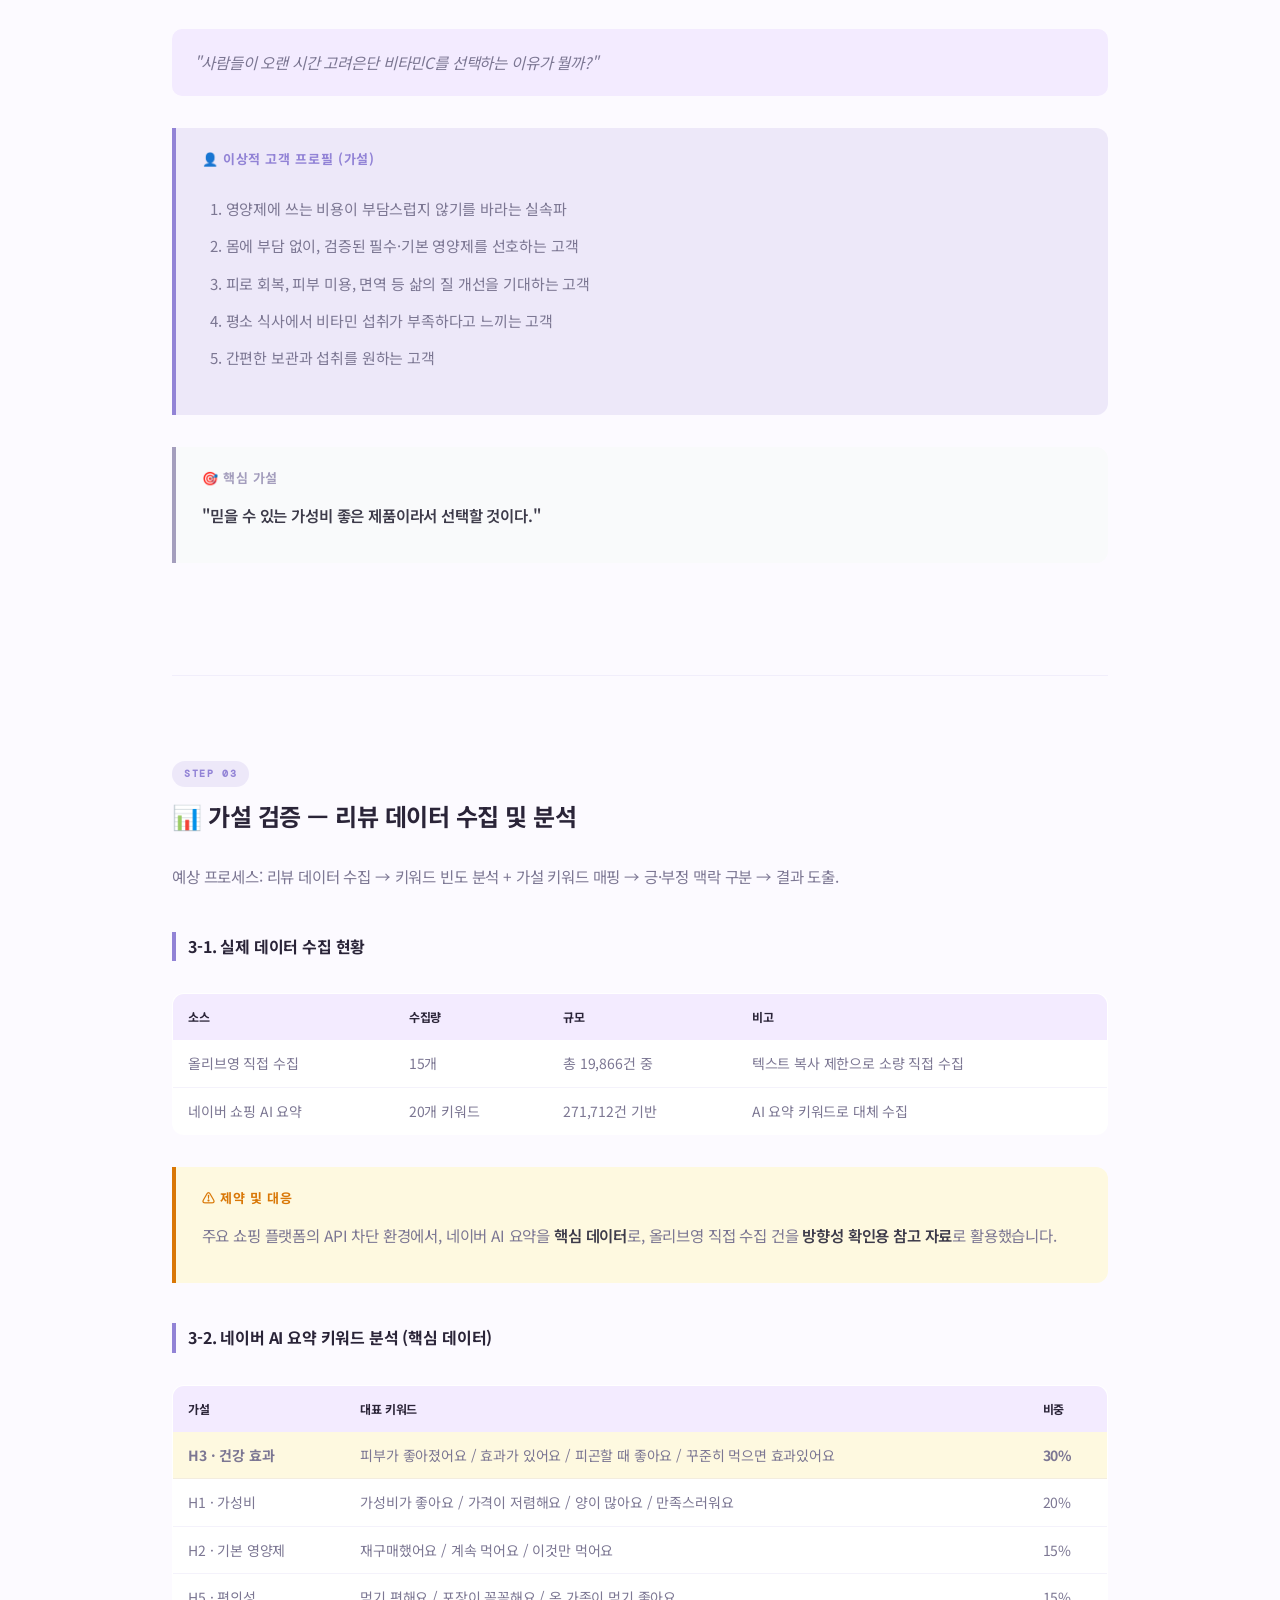
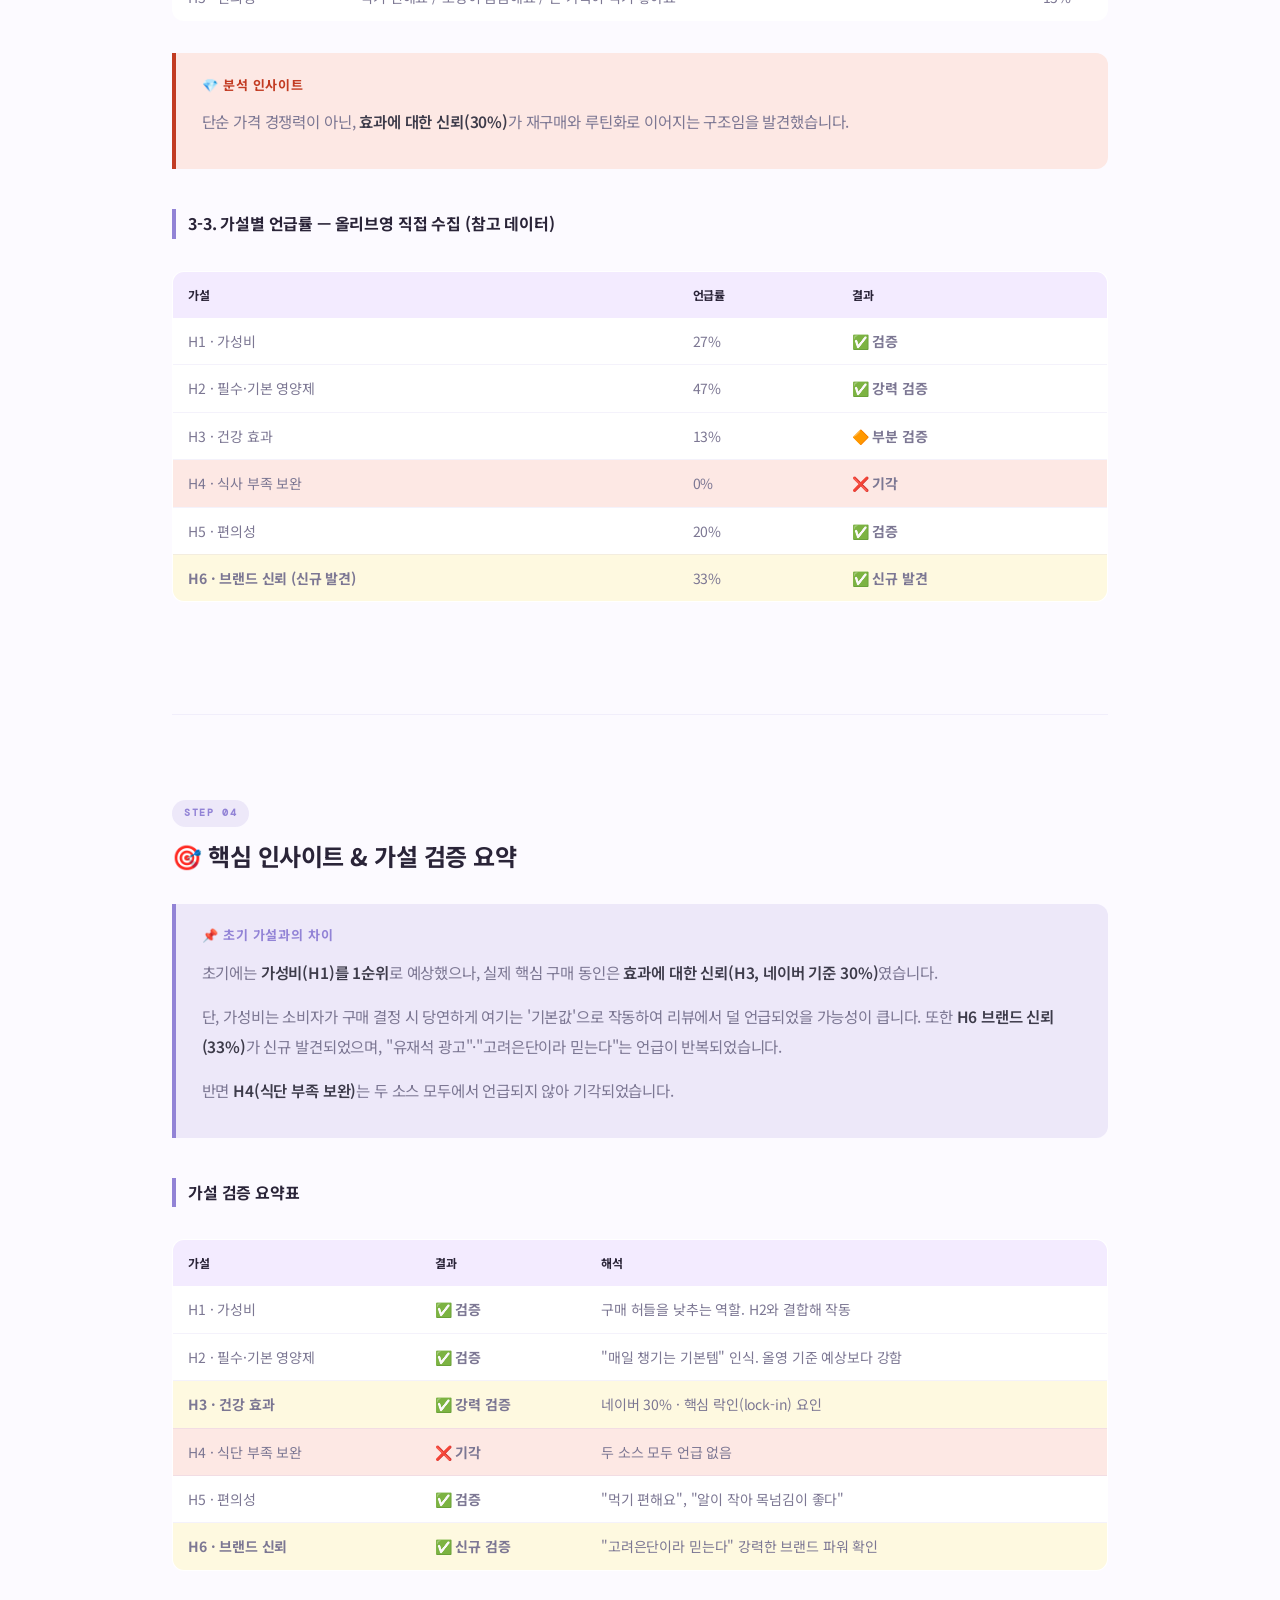
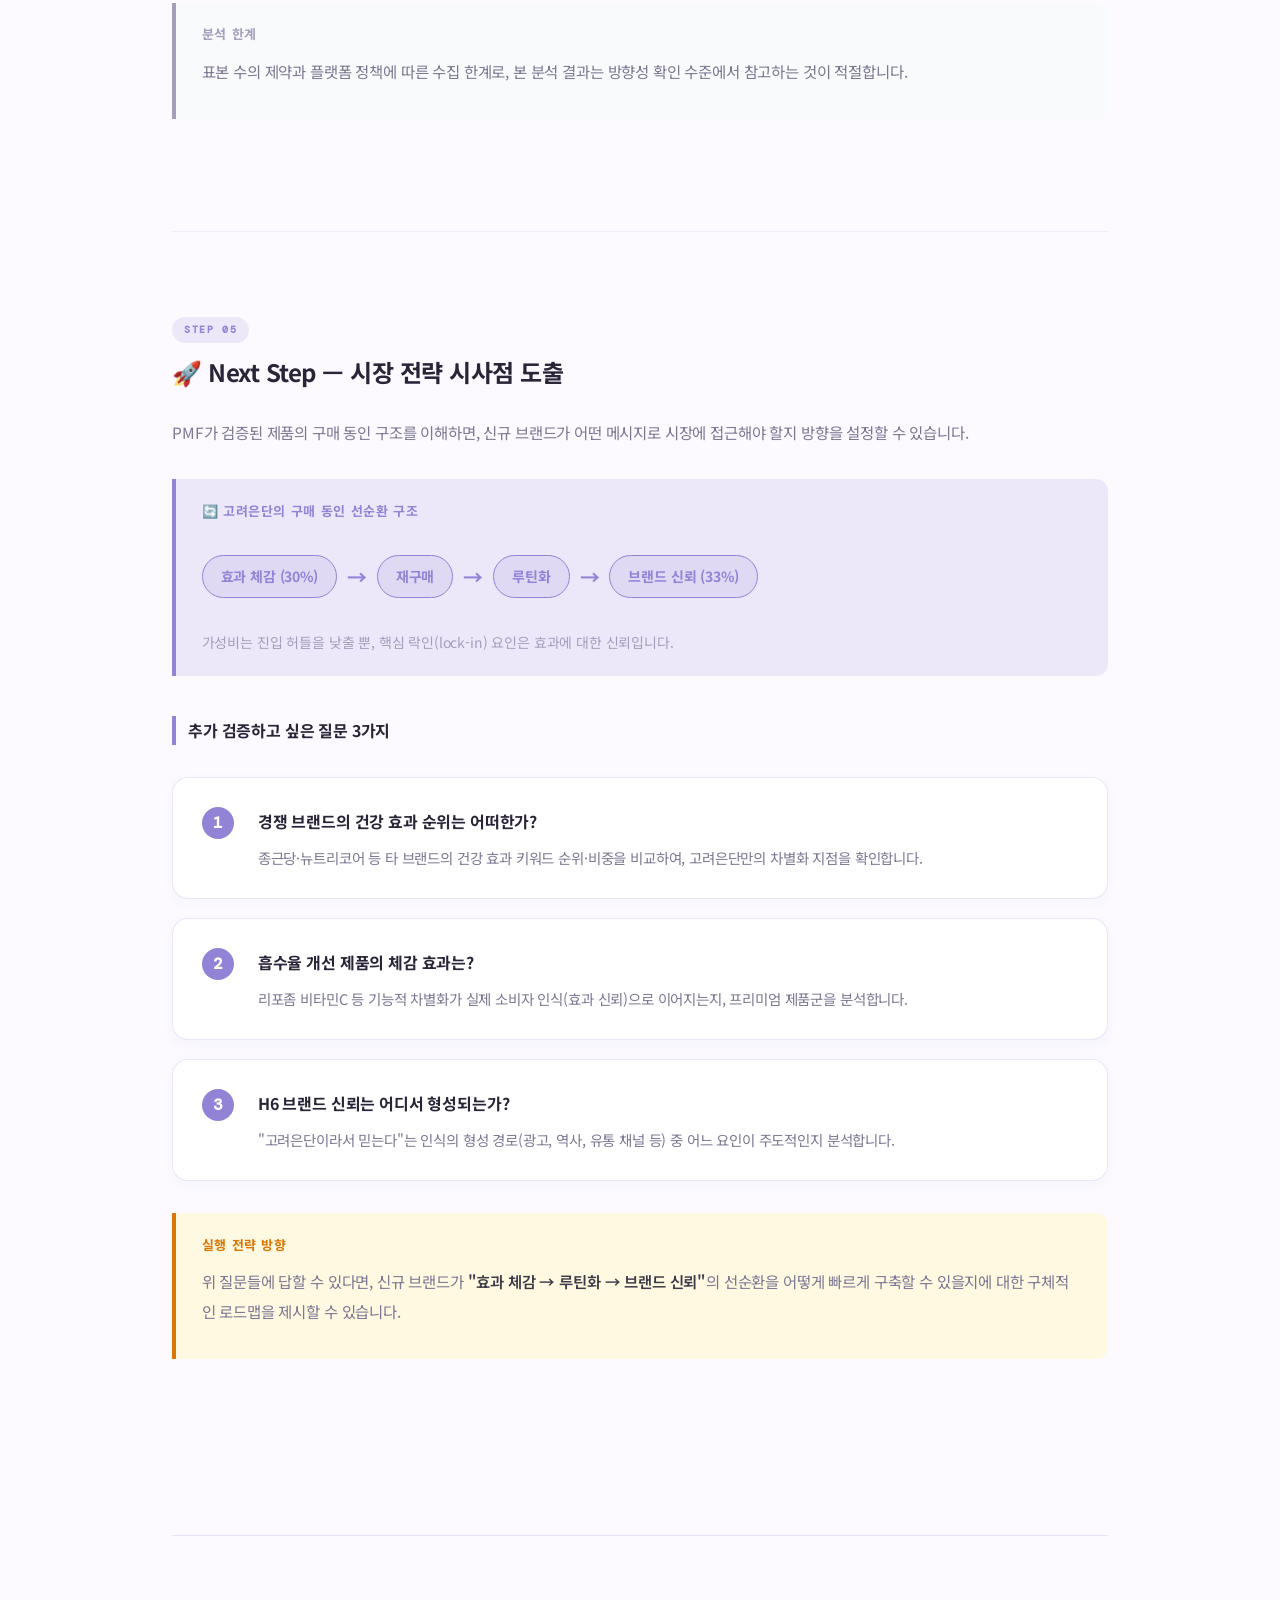
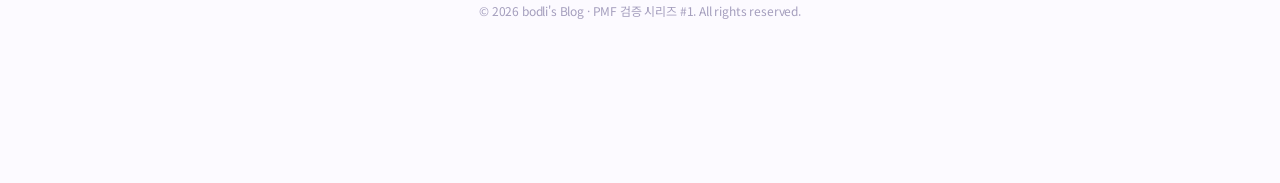
<file: assets/pmf-vitc.html>
<!DOCTYPE html>
<html lang="ko">
<head>
<meta charset="UTF-8">
<meta name="viewport" content="width=device-width, initial-scale=1.0">
<title>PMF 검증 #1. 고려은단 비타민C 1000 — bodli's Blog</title>
<link href="https://fonts.googleapis.com/css2?family=Bebas+Neue&family=Noto+Sans+KR:wght@300;400;500;700&family=DM+Mono:wght@400;500&display=swap" rel="stylesheet">
<style>
/* ─────────────────────────────────────────────
   bodli's Blog — Shared Design Tokens
   (이 :root 블록은 모든 글에 그대로 복사하여 사용)
───────────────────────────────────────────── */
*,*::before,*::after{box-sizing:border-box;margin:0;padding:0}

:root{
  /* 잉크 */
  --ink:#2a2438;
  --ink-2:#3d3b4a;
  --ink-3:#7c7793;
  --ink-4:#a49ebd;
  --ink-5:#d4d4cc;

  /* 배경 */
  --bg:#fcfaff;
  --bg-2:#f3ebff;
  --bg-3:#e1cde6;

  /* 액센트 */
  --accent:#9283d6;
  --accent-lt:rgba(146,131,214,.15);
  --accent-mid:#7b6ab5;

  /* 의미 색상 */
  --red:#c23b22;
  --red-lt:#fde8e4;
  --green:#1a5c38;       /* ⚠️ 절대 보라로 덮어쓰지 말 것 */
  --green-lt:#d4f0e2;
  --yellow:#d97706;
  --yellow-lt:#fef9e0;

  /* 보더 */
  --border:rgba(146,131,214,.1);
  --border-2:rgba(146,131,214,.2);

  /* 폰트 */
  --sans:'Noto Sans KR',sans-serif;
  --mono:'DM Mono',monospace;
  --display:'Bebas Neue',sans-serif;
}

html{scroll-behavior:smooth}
body{
  font-family:var(--sans);
  font-size:16px;
  line-height:1.85;
  color:var(--ink-2);
  background:var(--bg);
  -webkit-font-smoothing:antialiased;
  letter-spacing:-0.01em;
}

.wrap{max-width:1000px;margin:0 auto;padding:0 2rem 8rem}

/* ── HERO ── */
.hero{
  padding:6rem 0 4rem;
  border-bottom:1.5px solid var(--border-2);
  position:relative;
  overflow:hidden;
}
.hero::before{
  content:'';
  position:absolute;
  top:-60px;right:-80px;
  width:360px;height:360px;
  border-radius:50%;
  background:radial-gradient(circle,rgba(146,131,214,.15) 0%,transparent 70%);
  pointer-events:none;
}
.hero-label{
  font-family:var(--mono);
  font-size:11px;letter-spacing:.18em;text-transform:uppercase;
  color:var(--accent);margin-bottom:1.25rem;
  display:flex;align-items:center;gap:10px;
  font-weight:700;
}
.hero-label::before{content:'';width:28px;height:1px;background:var(--accent)}

.hero-kicker{
  font-family:var(--display);
  font-size:clamp(34px,5vw,58px);
  line-height:.95;
  letter-spacing:.01em;
  color:var(--ink);
  margin-bottom:1.5rem;
}
.hero-kicker span{color:var(--accent)}

.hero-deck{
  font-size:18px;line-height:1.8;
  color:var(--ink-3);
  max-width:620px;
  margin-bottom:3rem;
  font-weight:300;
}

.meta-strip{
  display:flex;flex-wrap:wrap;gap:0;
  border:1px solid var(--border-2);
  border-radius:12px;
  overflow:hidden;
  max-width:760px;
  background:white;
}
.meta-cell{
  padding:1rem 1.5rem;
  border-right:1px solid var(--border-2);
  flex:1;min-width:180px;
}
.meta-cell:last-child{border-right:none}
.meta-k{font-family:var(--mono);font-size:10px;letter-spacing:.12em;text-transform:uppercase;color:var(--ink-4);margin-bottom:4px}
.meta-v{font-size:13.5px;font-weight:500;color:var(--ink)}

/* ── SECTION SHELL ── */
.sec{padding:5rem 0;border-bottom:1px solid var(--border)}
.sec:last-of-type{border-bottom:none}

.step-badge{
  display:inline-flex;align-items:center;gap:8px;
  font-family:var(--mono);font-size:10px;letter-spacing:.16em;text-transform:uppercase;
  color:var(--accent);margin-bottom:.8rem;
  background:var(--accent-lt);
  padding:4px 12px;
  border-radius:20px;
  font-weight:700;
}

h2{
  font-family:var(--sans);
  font-size:24px;font-weight:700;
  letter-spacing:-.02em;color:var(--ink);
  margin-bottom:1.8rem;line-height:1.35;
}
h3{
  font-size:16px;font-weight:700;color:var(--ink);
  margin:2.5rem 0 1.2rem;
  padding-left:12px;border-left:4px solid var(--accent);
}
.body{color:var(--ink-3);line-height:1.95;margin-bottom:.85rem;font-size:15.5px}
.body strong{color:var(--ink-2);font-weight:600}

/* ── Q (질문 인용) ── */
em.q{
  font-style:italic;color:var(--ink-3);
  display:block;
  padding:1.2rem 1.4rem;
  background:var(--bg-2);
  border-radius:10px;
  margin:1.5rem 0;
  font-size:15.5px;
}

/* ── CALLOUT ── */
.callout{
  border-radius:0 12px 12px 0;
  padding:1.2rem 1.6rem;
  margin:2rem 0;
  border-left:4px solid;
}
.callout.blue   {background:var(--accent-lt); border-color:var(--accent)}
.callout.red    {background:var(--red-lt);    border-color:var(--red)}
.callout.green  {background:var(--green-lt);  border-color:var(--green)}
.callout.yellow {background:var(--yellow-lt); border-color:var(--yellow)}
.callout.gray   {background:#f9fafb;          border-color:var(--ink-4)}
.callout.neutral{background:var(--bg-2);      border-color:var(--border-2)}

.callout-hd{
  font-family:var(--sans);font-size:13px;letter-spacing:.05em;
  margin-bottom:.6rem;font-weight:700;
}
.callout.blue    .callout-hd{color:var(--accent)}
.callout.red     .callout-hd{color:var(--red)}
.callout.green   .callout-hd{color:var(--green)}
.callout.yellow  .callout-hd{color:var(--yellow)}
.callout.gray    .callout-hd{color:var(--ink-4)}
.callout.neutral .callout-hd{color:var(--ink-3)}

/* ── TABLES ── */
.exp-table{
  width:100%;border-collapse:collapse;margin:2rem 0;
  font-size:14px;background:white;
  border-radius:12px;overflow:hidden;
  border:1px solid var(--border-2);
}
.exp-table thead th{
  text-align:left;padding:12px 15px;
  background:var(--bg-2);
  font-weight:700;color:var(--ink);font-size:12px;
}
.exp-table tbody td{
  padding:12px 15px;
  border-bottom:1px solid var(--border);
  color:var(--ink-3);vertical-align:top;line-height:1.6;
}
.tag-green{color:var(--green);font-weight:700}
.tag-red  {color:var(--red);font-weight:700}
.tag-amber{color:var(--yellow);font-weight:700}
.highlight-row{background:var(--yellow-lt) !important}
.reject-row   {background:var(--red-lt) !important}

/* ── LISTS ── */
ul,ol{margin:1.5rem 0;padding-left:1.5rem}
li{margin-bottom:.6rem;color:var(--ink-3);font-size:15px}

/* ── FLOW DIAGRAM ── */
.flow{display:flex;align-items:center;flex-wrap:wrap;gap:10px;margin:2rem 0}
.flow-item{
  background:var(--accent-lt);
  padding:8px 18px;border-radius:24px;
  font-size:14px;font-weight:700;color:var(--accent);
  border:1.5px solid var(--accent);
}
.flow-arrow{color:var(--accent);font-size:20px;font-weight:bold}
.flow-note{font-size:14px;color:var(--ink-4);margin-top:.5rem}

/* ── Q LIST (다음 검증 질문) ── */
.q-list{list-style:none;padding:0;margin-top:2rem}
.q-item{
  display:flex;gap:1.5rem;
  padding:1.8rem;background:white;
  border:1px solid var(--border-2);border-radius:16px;
  margin-bottom:1.2rem;
  box-shadow:0 4px 12px rgba(146,131,214,.05);
}
.q-num{
  width:32px;height:32px;
  background:var(--accent);color:white;
  border-radius:50%;
  display:flex;align-items:center;justify-content:center;
  font-family:var(--mono);font-weight:bold;flex-shrink:0;
}
.q-content strong{display:block;margin-bottom:.6rem;color:var(--ink);font-size:16px}
.q-content span{font-size:14.5px;color:var(--ink-3);display:block;line-height:1.6}

/* ── FOOTER ── */
.footer{
  padding:4rem 0 2rem;text-align:center;
  border-top:1px solid var(--border-2);
  margin-top:4rem;
}
.footer p{font-size:12px;color:var(--ink-4)}
</style>
</head>
<body>
<div class="wrap">

  <!-- ── HERO ── -->
  <header class="hero">
    <div class="hero-label">🧪 Case Study · 소비자 구매 동인 분석</div>
    <h1 class="hero-kicker">PMF 검증 #1.<br><span>고려은단 비타민C 1000</span></h1>
    <p class="hero-deck">
      스테디셀러의 성공 비결은 무엇일까. 리뷰 데이터 분석을 통해 소비자 루틴에 안착한 제품의 실제 구매 동인을 파헤쳐 보았습니다.
    </p>
    <div class="meta-strip">
      <div class="meta-cell"><div class="meta-k">📅 기간</div><div class="meta-v">2026.04.24 – 04.28</div></div>
      <div class="meta-cell"><div class="meta-k">👤 역할</div><div class="meta-v">외부인 관점 분석</div></div>
      <div class="meta-cell"><div class="meta-k">📐 프레임워크</div><div class="meta-v">Sean Ellis PMF</div></div>
    </div>
  </header>


  <!-- ── STEP 01 ── -->
  <section class="sec">
    <div class="step-badge">STEP 01</div>
    <h2>🔍 스테디셀러 탐색</h2>

    <em class="q">"사람들이 오랫동안 꾸준히 섭취해 온 영양제는 무엇일까?"</em>

    <div class="callout blue">
      <div class="callout-hd">💡 가설 수립</div>
      <p class="body"><strong>가설</strong>: "고려은단 비타민C일 것이다."</p>
      <p class="body">2026년 4월 24~26일 3일간 올리브영 TOP100을 추적 스캐닝한 결과, 판매 순위를 꾸준히 유지한 제품은 고려은단 비타민C를 포함해 단 3개였습니다.</p>
    </div>

    <div class="callout neutral">
      <div class="callout-hd">🔗 가설 검증</div>
      <p class="body">'2025년 비타민C 판매 순위 분석' 딥리서치 실행 → 2025년 판매 순위에서도 최상위권 유지함을 확인.</p>
    </div>

    <div class="callout green">
      <div class="callout-hd">✅ PMF 검증 대상 제품 선정</div>
      <p class="body">고려은단 비타민C 1000은 장기 스테디셀러로 확인되었습니다. 단기 프로모션이나 트렌드가 아닌 <strong>소비자 루틴에 안착한 제품</strong>으로, PMF 검증 대상으로 적합하다고 판단했습니다.</p>
    </div>
  </section>


  <!-- ── STEP 02 ── -->
  <section class="sec">
    <div class="step-badge">STEP 02</div>
    <h2>📋 구매 동인 가설 수립</h2>

    <em class="q">"사람들이 오랜 시간 고려은단 비타민C를 선택하는 이유가 뭘까?"</em>

    <div class="callout blue">
      <div class="callout-hd">👤 이상적 고객 프로필 (가설)</div>
      <ol>
        <li>영양제에 쓰는 비용이 부담스럽지 않기를 바라는 실속파</li>
        <li>몸에 부담 없이, 검증된 필수·기본 영양제를 선호하는 고객</li>
        <li>피로 회복, 피부 미용, 면역 등 삶의 질 개선을 기대하는 고객</li>
        <li>평소 식사에서 비타민 섭취가 부족하다고 느끼는 고객</li>
        <li>간편한 보관과 섭취를 원하는 고객</li>
      </ol>
    </div>

    <div class="callout gray">
      <div class="callout-hd">🎯 핵심 가설</div>
      <p class="body"><strong>"믿을 수 있는 가성비 좋은 제품이라서 선택할 것이다."</strong></p>
    </div>
  </section>


  <!-- ── STEP 03 ── -->
  <section class="sec">
    <div class="step-badge">STEP 03</div>
    <h2>📊 가설 검증 — 리뷰 데이터 수집 및 분석</h2>
    <p class="body">예상 프로세스: 리뷰 데이터 수집 → 키워드 빈도 분석 + 가설 키워드 매핑 → 긍·부정 맥락 구분 → 결과 도출.</p>

    <h3>3-1. 실제 데이터 수집 현황</h3>
    <table class="exp-table">
      <thead>
        <tr><th>소스</th><th>수집량</th><th>규모</th><th>비고</th></tr>
      </thead>
      <tbody>
        <tr>
          <td>올리브영 직접 수집</td>
          <td>15개</td>
          <td>총 19,866건 중</td>
          <td>텍스트 복사 제한으로 소량 직접 수집</td>
        </tr>
        <tr>
          <td>네이버 쇼핑 AI 요약</td>
          <td>20개 키워드</td>
          <td>271,712건 기반</td>
          <td>AI 요약 키워드로 대체 수집</td>
        </tr>
      </tbody>
    </table>

    <div class="callout yellow">
      <div class="callout-hd">⚠️ 제약 및 대응</div>
      <p class="body">주요 쇼핑 플랫폼의 API 차단 환경에서, 네이버 AI 요약을 <strong>핵심 데이터</strong>로, 올리브영 직접 수집 건을 <strong>방향성 확인용 참고 자료</strong>로 활용했습니다.</p>
    </div>

    <h3>3-2. 네이버 AI 요약 키워드 분석 (핵심 데이터)</h3>
    <table class="exp-table">
      <thead>
        <tr><th>가설</th><th>대표 키워드</th><th>비중</th></tr>
      </thead>
      <tbody>
        <tr class="highlight-row">
          <td><strong>H3 · 건강 효과</strong></td>
          <td>피부가 좋아졌어요 / 효과가 있어요 / 피곤할 때 좋아요 / 꾸준히 먹으면 효과있어요</td>
          <td class="tag-red">30%</td>
        </tr>
        <tr>
          <td>H1 · 가성비</td>
          <td>가성비가 좋아요 / 가격이 저렴해요 / 양이 많아요 / 만족스러워요</td>
          <td>20%</td>
        </tr>
        <tr>
          <td>H2 · 기본 영양제</td>
          <td>재구매했어요 / 계속 먹어요 / 이것만 먹어요</td>
          <td>15%</td>
        </tr>
        <tr>
          <td>H5 · 편의성</td>
          <td>먹기 편해요 / 포장이 꼼꼼해요 / 온 가족이 먹기 좋아요</td>
          <td>15%</td>
        </tr>
      </tbody>
    </table>

    <div class="callout red">
      <div class="callout-hd">💎 분석 인사이트</div>
      <p class="body">단순 가격 경쟁력이 아닌, <strong>효과에 대한 신뢰(30%)</strong>가 재구매와 루틴화로 이어지는 구조임을 발견했습니다.</p>
    </div>

    <h3>3-3. 가설별 언급률 — 올리브영 직접 수집 (참고 데이터)</h3>
    <table class="exp-table">
      <thead>
        <tr><th>가설</th><th>언급률</th><th>결과</th></tr>
      </thead>
      <tbody>
        <tr><td>H1 · 가성비</td><td>27%</td><td class="tag-green">✅ 검증</td></tr>
        <tr><td>H2 · 필수·기본 영양제</td><td>47%</td><td class="tag-green">✅ 강력 검증</td></tr>
        <tr><td>H3 · 건강 효과</td><td>13%</td><td class="tag-amber">🔶 부분 검증</td></tr>
        <tr class="reject-row"><td>H4 · 식사 부족 보완</td><td>0%</td><td class="tag-red">❌ 기각</td></tr>
        <tr><td>H5 · 편의성</td><td>20%</td><td class="tag-green">✅ 검증</td></tr>
        <tr class="highlight-row"><td><strong>H6 · 브랜드 신뢰 (신규 발견)</strong></td><td>33%</td><td class="tag-green">✅ 신규 발견</td></tr>
      </tbody>
    </table>
  </section>


  <!-- ── STEP 04 ── -->
  <section class="sec">
    <div class="step-badge">STEP 04</div>
    <h2>🎯 핵심 인사이트 & 가설 검증 요약</h2>

    <div class="callout blue">
      <div class="callout-hd">📌 초기 가설과의 차이</div>
      <p class="body">초기에는 <strong>가성비(H1)를 1순위</strong>로 예상했으나, 실제 핵심 구매 동인은 <strong>효과에 대한 신뢰(H3, 네이버 기준 30%)</strong>였습니다.</p>
      <p class="body">단, 가성비는 소비자가 구매 결정 시 당연하게 여기는 '기본값'으로 작동하여 리뷰에서 덜 언급되었을 가능성이 큽니다. 또한 <strong>H6 브랜드 신뢰(33%)</strong>가 신규 발견되었으며, "유재석 광고"·"고려은단이라 믿는다"는 언급이 반복되었습니다.</p>
      <p class="body">반면 <strong>H4(식단 부족 보완)</strong>는 두 소스 모두에서 언급되지 않아 기각되었습니다.</p>
    </div>

    <h3>가설 검증 요약표</h3>
    <table class="exp-table">
      <thead>
        <tr><th>가설</th><th>결과</th><th>해석</th></tr>
      </thead>
      <tbody>
        <tr><td>H1 · 가성비</td><td class="tag-green">✅ 검증</td><td>구매 허들을 낮추는 역할. H2와 결합해 작동</td></tr>
        <tr><td>H2 · 필수·기본 영양제</td><td class="tag-green">✅ 검증</td><td>"매일 챙기는 기본템" 인식. 올영 기준 예상보다 강함</td></tr>
        <tr class="highlight-row"><td><strong>H3 · 건강 효과</strong></td><td class="tag-green">✅ 강력 검증</td><td>네이버 30% · 핵심 락인(lock-in) 요인</td></tr>
        <tr class="reject-row"><td>H4 · 식단 부족 보완</td><td class="tag-red">❌ 기각</td><td>두 소스 모두 언급 없음</td></tr>
        <tr><td>H5 · 편의성</td><td class="tag-green">✅ 검증</td><td>"먹기 편해요", "알이 작아 목넘김이 좋다"</td></tr>
        <tr class="highlight-row"><td><strong>H6 · 브랜드 신뢰</strong></td><td class="tag-green">✅ 신규 검증</td><td>"고려은단이라 믿는다" 강력한 브랜드 파워 확인</td></tr>
      </tbody>
    </table>

    <div class="callout gray">
      <div class="callout-hd">분석 한계</div>
      <p class="body">표본 수의 제약과 플랫폼 정책에 따른 수집 한계로, 본 분석 결과는 방향성 확인 수준에서 참고하는 것이 적절합니다.</p>
    </div>
  </section>


  <!-- ── STEP 05 ── -->
  <section class="sec">
    <div class="step-badge">STEP 05</div>
    <h2>🚀 Next Step — 시장 전략 시사점 도출</h2>
    <p class="body">PMF가 검증된 제품의 구매 동인 구조를 이해하면, 신규 브랜드가 어떤 메시지로 시장에 접근해야 할지 방향을 설정할 수 있습니다.</p>

    <div class="callout blue">
      <div class="callout-hd">🔄 고려은단의 구매 동인 선순환 구조</div>
      <div class="flow">
        <div class="flow-item">효과 체감 (30%)</div>
        <span class="flow-arrow">→</span>
        <div class="flow-item">재구매</div>
        <span class="flow-arrow">→</span>
        <div class="flow-item">루틴화</div>
        <span class="flow-arrow">→</span>
        <div class="flow-item">브랜드 신뢰 (33%)</div>
      </div>
      <p class="flow-note">가성비는 진입 허들을 낮출 뿐, 핵심 락인(lock-in) 요인은 효과에 대한 신뢰입니다.</p>
    </div>

    <h3>추가 검증하고 싶은 질문 3가지</h3>
    <div class="q-list">
      <div class="q-item">
        <div class="q-num">1</div>
        <div class="q-content">
          <strong>경쟁 브랜드의 건강 효과 순위는 어떠한가?</strong>
          <span>종근당·뉴트리코어 등 타 브랜드의 건강 효과 키워드 순위·비중을 비교하여, 고려은단만의 차별화 지점을 확인합니다.</span>
        </div>
      </div>
      <div class="q-item">
        <div class="q-num">2</div>
        <div class="q-content">
          <strong>흡수율 개선 제품의 체감 효과는?</strong>
          <span>리포좀 비타민C 등 기능적 차별화가 실제 소비자 인식(효과 신뢰)으로 이어지는지, 프리미엄 제품군을 분석합니다.</span>
        </div>
      </div>
      <div class="q-item">
        <div class="q-num">3</div>
        <div class="q-content">
          <strong>H6 브랜드 신뢰는 어디서 형성되는가?</strong>
          <span>"고려은단이라서 믿는다"는 인식의 형성 경로(광고, 역사, 유통 채널 등) 중 어느 요인이 주도적인지 분석합니다.</span>
        </div>
      </div>
    </div>

    <div class="callout yellow">
      <div class="callout-hd">실행 전략 방향</div>
      <p class="body">위 질문들에 답할 수 있다면, 신규 브랜드가 <strong>"효과 체감 → 루틴화 → 브랜드 신뢰"</strong>의 선순환을 어떻게 빠르게 구축할 수 있을지에 대한 구체적인 로드맵을 제시할 수 있습니다.</p>
    </div>
  </section>


  <!-- ── FOOTER ── -->
  <footer class="footer">
    <p>&copy; 2026 bodli's Blog · PMF 검증 시리즈 #1. All rights reserved.</p>
  </footer>

</div>
</body>
</html>
</file>
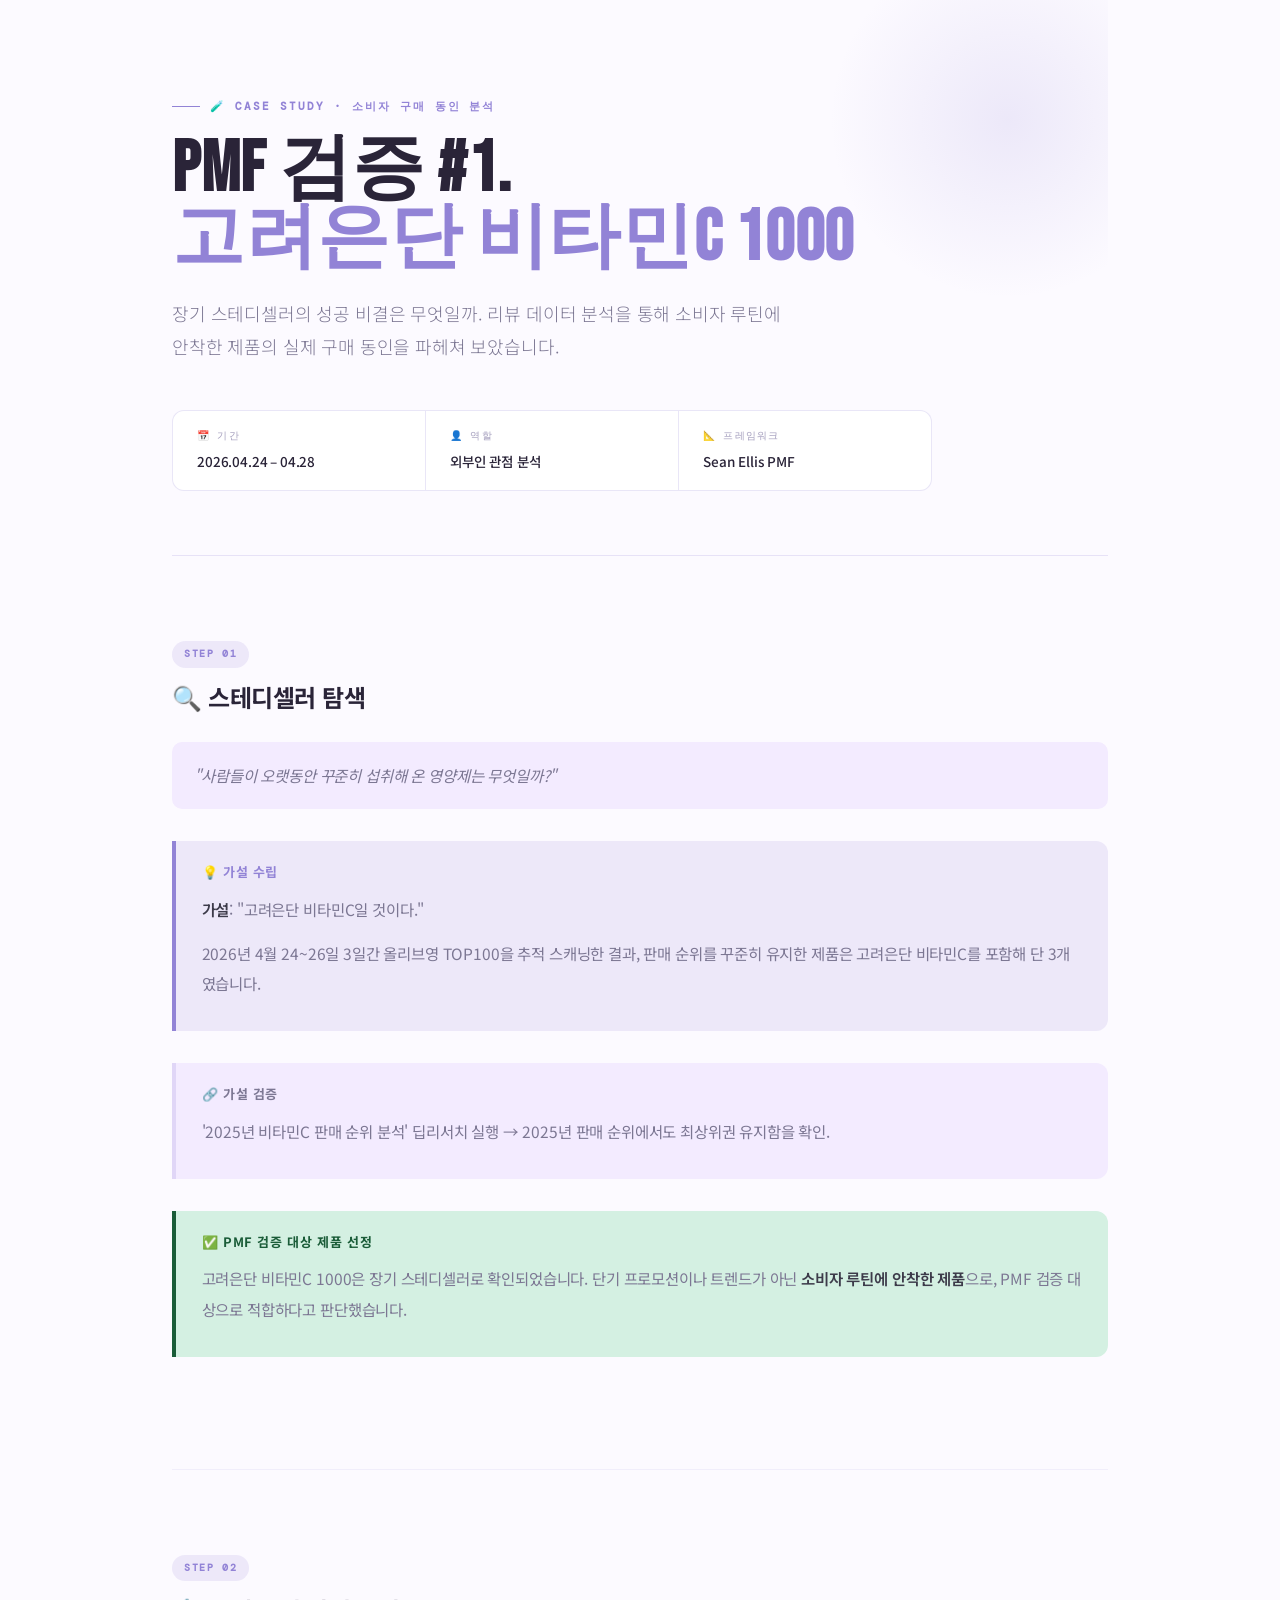
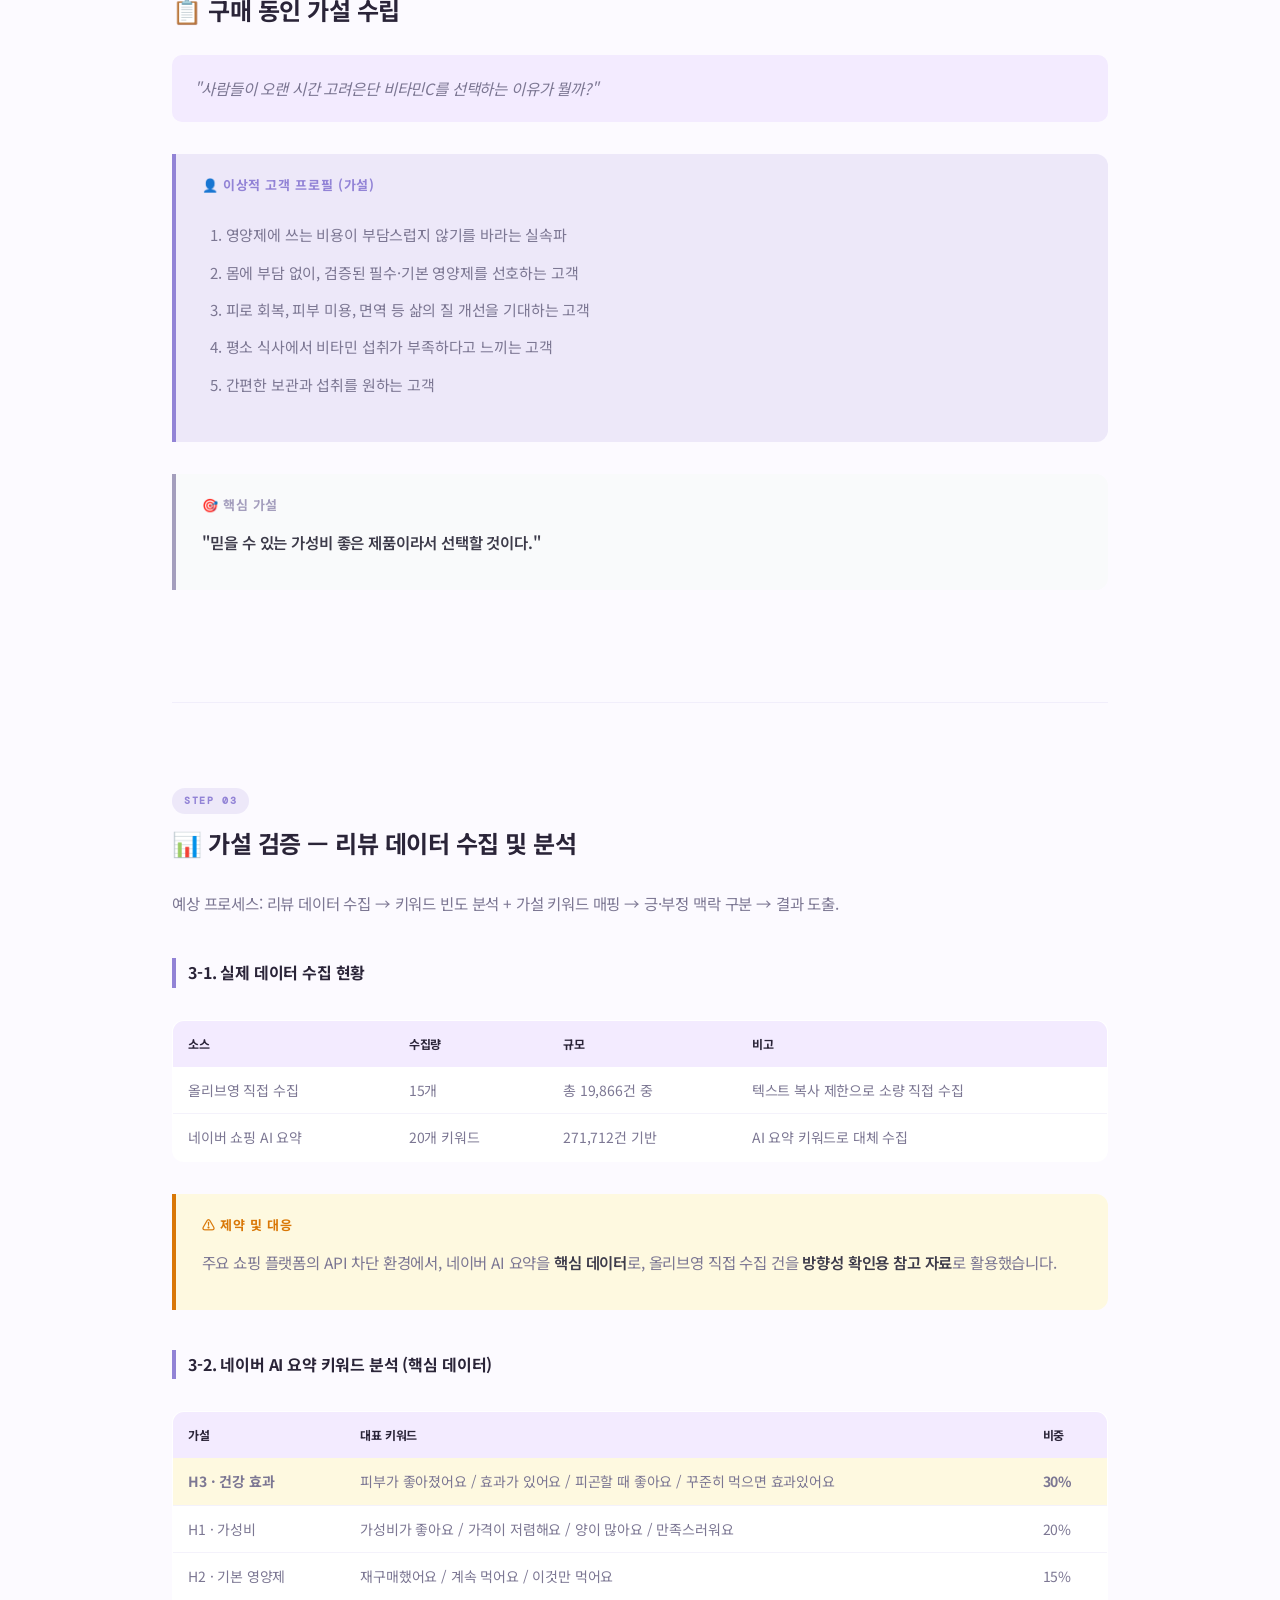
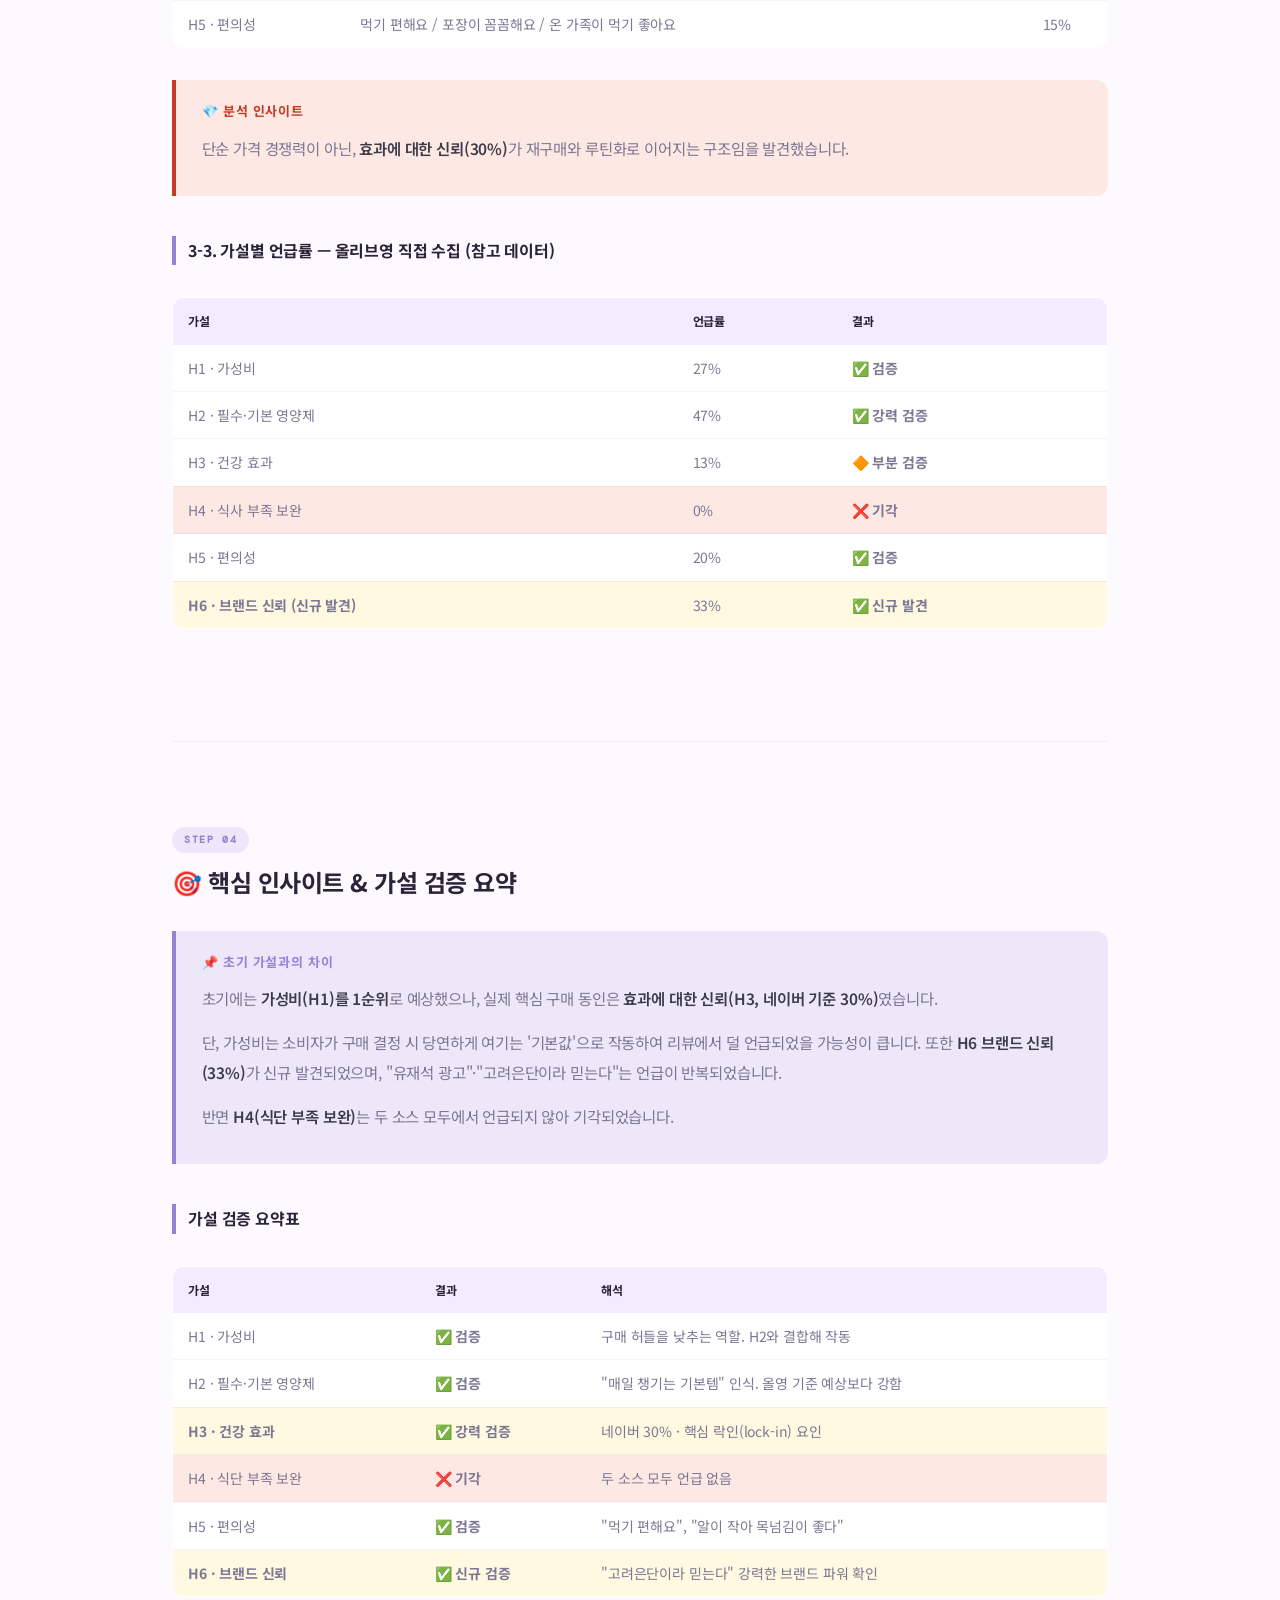
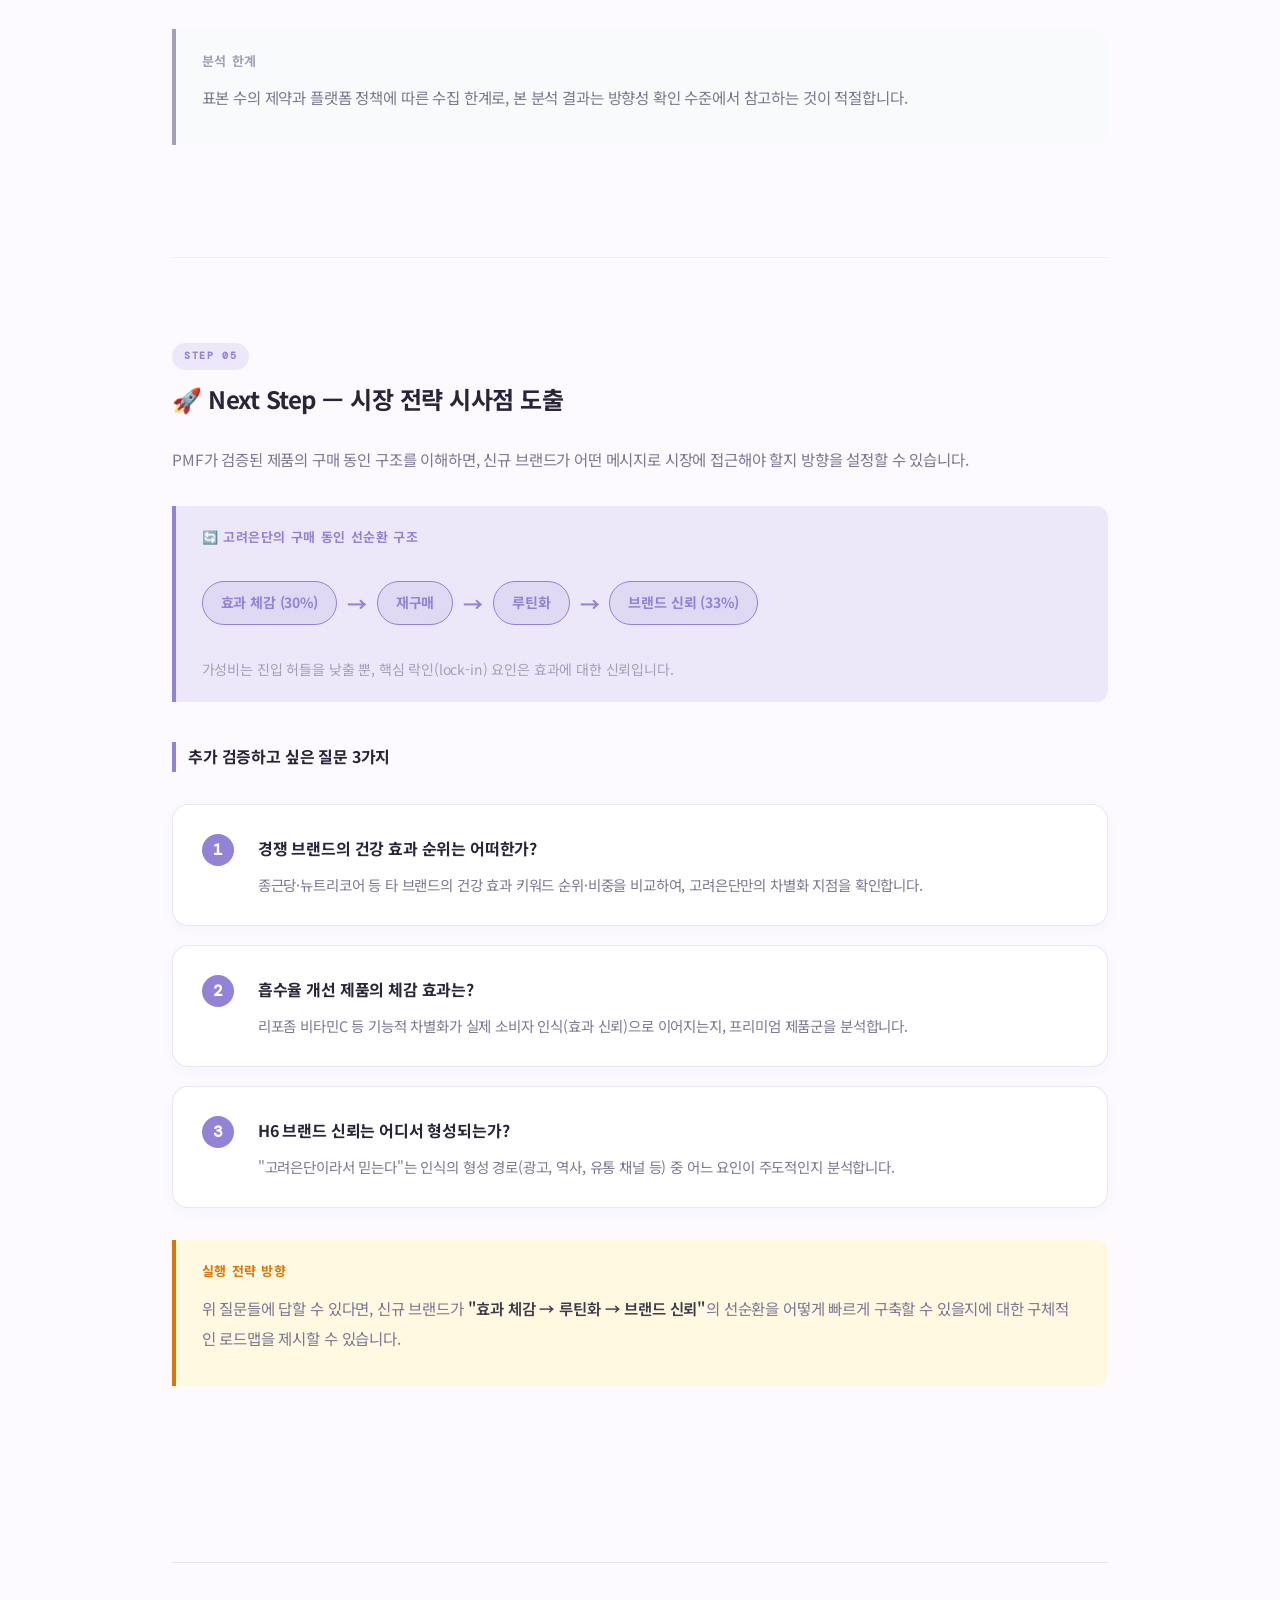
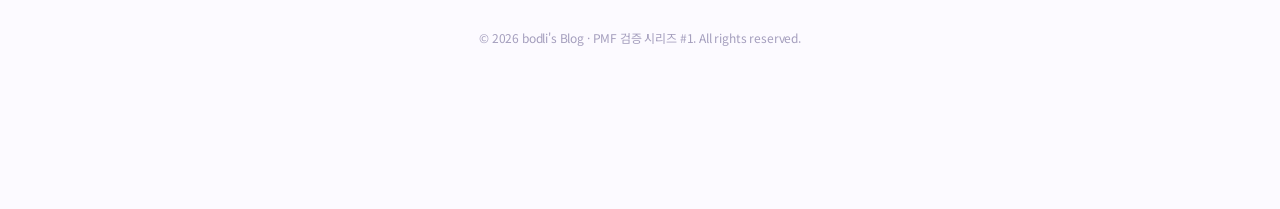
<file: assets/PMF_vitC_upload.html>
<!DOCTYPE html>
<html lang="ko">
<head>
<meta charset="UTF-8">
<meta name="viewport" content="width=device-width, initial-scale=1.0">
<title>PMF 검증 #1. 고려은단 비타민C 1000 — bodli's Blog</title>
<link href="https://fonts.googleapis.com/css2?family=Bebas+Neue&family=Noto+Sans+KR:wght@300;400;500;700&family=DM+Mono:wght@400;500&display=swap" rel="stylesheet">
<style>
/* ─────────────────────────────────────────────
   bodli's Blog — Shared Design Tokens
   (이 :root 블록은 모든 글에 그대로 복사하여 사용)
───────────────────────────────────────────── */
*,*::before,*::after{box-sizing:border-box;margin:0;padding:0}

:root{
  /* 잉크 */
  --ink:#2a2438;
  --ink-2:#3d3b4a;
  --ink-3:#7c7793;
  --ink-4:#a49ebd;
  --ink-5:#d4d4cc;

  /* 배경 */
  --bg:#fcfaff;
  --bg-2:#f3ebff;
  --bg-3:#e1cde6;

  /* 액센트 */
  --accent:#9283d6;
  --accent-lt:rgba(146,131,214,.15);
  --accent-mid:#7b6ab5;

  /* 의미 색상 */
  --red:#c23b22;
  --red-lt:#fde8e4;
  --green:#1a5c38;       /* ⚠️ 절대 보라로 덮어쓰지 말 것 */
  --green-lt:#d4f0e2;
  --yellow:#d97706;
  --yellow-lt:#fef9e0;

  /* 보더 */
  --border:rgba(146,131,214,.1);
  --border-2:rgba(146,131,214,.2);

  /* 폰트 */
  --sans:'Noto Sans KR',sans-serif;
  --mono:'DM Mono',monospace;
  --display:'Bebas Neue',sans-serif;
}

html{scroll-behavior:smooth}
body{
  font-family:var(--sans);
  font-size:16px;
  line-height:1.85;
  color:var(--ink-2);
  background:var(--bg);
  -webkit-font-smoothing:antialiased;
  letter-spacing:-0.01em;
}

.wrap{max-width:1000px;margin:0 auto;padding:0 2rem 8rem}

/* ── HERO ── */
.hero{
  padding:6rem 0 4rem;
  border-bottom:1.5px solid var(--border-2);
  position:relative;
  overflow:hidden;
}
.hero::before{
  content:'';
  position:absolute;
  top:-60px;right:-80px;
  width:360px;height:360px;
  border-radius:50%;
  background:radial-gradient(circle,rgba(146,131,214,.15) 0%,transparent 70%);
  pointer-events:none;
}
.hero-label{
  font-family:var(--mono);
  font-size:11px;letter-spacing:.18em;text-transform:uppercase;
  color:var(--accent);margin-bottom:1.25rem;
  display:flex;align-items:center;gap:10px;
  font-weight:700;
}
.hero-label::before{content:'';width:28px;height:1px;background:var(--accent)}

.hero-kicker{
  font-family:var(--display);
  font-size:clamp(42px,6vw,72px);
  line-height:.95;
  letter-spacing:.01em;
  color:var(--ink);
  margin-bottom:1.5rem;
}
.hero-kicker span{color:var(--accent)}

.hero-deck{
  font-size:18px;line-height:1.8;
  color:var(--ink-3);
  max-width:620px;
  margin-bottom:3rem;
  font-weight:300;
}

.meta-strip{
  display:flex;flex-wrap:wrap;gap:0;
  border:1px solid var(--border-2);
  border-radius:12px;
  overflow:hidden;
  max-width:760px;
  background:white;
}
.meta-cell{
  padding:1rem 1.5rem;
  border-right:1px solid var(--border-2);
  flex:1;min-width:180px;
}
.meta-cell:last-child{border-right:none}
.meta-k{font-family:var(--mono);font-size:10px;letter-spacing:.12em;text-transform:uppercase;color:var(--ink-4);margin-bottom:4px}
.meta-v{font-size:13.5px;font-weight:500;color:var(--ink)}

/* ── SECTION SHELL ── */
.sec{padding:5rem 0;border-bottom:1px solid var(--border)}
.sec:last-of-type{border-bottom:none}

.step-badge{
  display:inline-flex;align-items:center;gap:8px;
  font-family:var(--mono);font-size:10px;letter-spacing:.16em;text-transform:uppercase;
  color:var(--accent);margin-bottom:.8rem;
  background:var(--accent-lt);
  padding:4px 12px;
  border-radius:20px;
  font-weight:700;
}

h2{
  font-family:var(--sans);
  font-size:24px;font-weight:700;
  letter-spacing:-.02em;color:var(--ink);
  margin-bottom:1.8rem;line-height:1.35;
}
h3{
  font-size:16px;font-weight:700;color:var(--ink);
  margin:2.5rem 0 1.2rem;
  padding-left:12px;border-left:4px solid var(--accent);
}
.body{color:var(--ink-3);line-height:1.95;margin-bottom:.85rem;font-size:15.5px}
.body strong{color:var(--ink-2);font-weight:600}

/* ── Q (질문 인용) ── */
em.q{
  font-style:italic;color:var(--ink-3);
  display:block;
  padding:1.2rem 1.4rem;
  background:var(--bg-2);
  border-radius:10px;
  margin:1.5rem 0;
  font-size:15.5px;
}

/* ── CALLOUT ── */
.callout{
  border-radius:0 12px 12px 0;
  padding:1.2rem 1.6rem;
  margin:2rem 0;
  border-left:4px solid;
}
.callout.blue   {background:var(--accent-lt); border-color:var(--accent)}
.callout.red    {background:var(--red-lt);    border-color:var(--red)}
.callout.green  {background:var(--green-lt);  border-color:var(--green)}
.callout.yellow {background:var(--yellow-lt); border-color:var(--yellow)}
.callout.gray   {background:#f9fafb;          border-color:var(--ink-4)}
.callout.neutral{background:var(--bg-2);      border-color:var(--border-2)}

.callout-hd{
  font-family:var(--sans);font-size:13px;letter-spacing:.05em;
  margin-bottom:.6rem;font-weight:700;
}
.callout.blue    .callout-hd{color:var(--accent)}
.callout.red     .callout-hd{color:var(--red)}
.callout.green   .callout-hd{color:var(--green)}
.callout.yellow  .callout-hd{color:var(--yellow)}
.callout.gray    .callout-hd{color:var(--ink-4)}
.callout.neutral .callout-hd{color:var(--ink-3)}

/* ── TABLES ── */
.exp-table{
  width:100%;border-collapse:collapse;margin:2rem 0;
  font-size:14px;background:white;
  border-radius:12px;overflow:hidden;
  border:1px solid var(--border-2);
}
.exp-table thead th{
  text-align:left;padding:12px 15px;
  background:var(--bg-2);
  font-weight:700;color:var(--ink);font-size:12px;
}
.exp-table tbody td{
  padding:12px 15px;
  border-bottom:1px solid var(--border);
  color:var(--ink-3);vertical-align:top;line-height:1.6;
}
.tag-green{color:var(--green);font-weight:700}
.tag-red  {color:var(--red);font-weight:700}
.tag-amber{color:var(--yellow);font-weight:700}
.highlight-row{background:var(--yellow-lt) !important}
.reject-row   {background:var(--red-lt) !important}

/* ── LISTS ── */
ul,ol{margin:1.5rem 0;padding-left:1.5rem}
li{margin-bottom:.6rem;color:var(--ink-3);font-size:15px}

/* ── FLOW DIAGRAM ── */
.flow{display:flex;align-items:center;flex-wrap:wrap;gap:10px;margin:2rem 0}
.flow-item{
  background:var(--accent-lt);
  padding:8px 18px;border-radius:24px;
  font-size:14px;font-weight:700;color:var(--accent);
  border:1.5px solid var(--accent);
}
.flow-arrow{color:var(--accent);font-size:20px;font-weight:bold}
.flow-note{font-size:14px;color:var(--ink-4);margin-top:.5rem}

/* ── Q LIST (다음 검증 질문) ── */
.q-list{list-style:none;padding:0;margin-top:2rem}
.q-item{
  display:flex;gap:1.5rem;
  padding:1.8rem;background:white;
  border:1px solid var(--border-2);border-radius:16px;
  margin-bottom:1.2rem;
  box-shadow:0 4px 12px rgba(146,131,214,.05);
}
.q-num{
  width:32px;height:32px;
  background:var(--accent);color:white;
  border-radius:50%;
  display:flex;align-items:center;justify-content:center;
  font-family:var(--mono);font-weight:bold;flex-shrink:0;
}
.q-content strong{display:block;margin-bottom:.6rem;color:var(--ink);font-size:16px}
.q-content span{font-size:14.5px;color:var(--ink-3);display:block;line-height:1.6}

/* ── FOOTER ── */
.footer{
  padding:4rem 0 2rem;text-align:center;
  border-top:1px solid var(--border-2);
  margin-top:4rem;
}
.footer p{font-size:12px;color:var(--ink-4)}
</style>
</head>
<body>
<div class="wrap">

  <!-- ── HERO ── -->
  <header class="hero">
    <div class="hero-label">🧪 Case Study · 소비자 구매 동인 분석</div>
    <h1 class="hero-kicker">PMF 검증 #1.<br><span>고려은단 비타민C 1000</span></h1>
    <p class="hero-deck">
      장기 스테디셀러의 성공 비결은 무엇일까. 리뷰 데이터 분석을 통해 소비자 루틴에 안착한 제품의 실제 구매 동인을 파헤쳐 보았습니다.
    </p>
    <div class="meta-strip">
      <div class="meta-cell"><div class="meta-k">📅 기간</div><div class="meta-v">2026.04.24 – 04.28</div></div>
      <div class="meta-cell"><div class="meta-k">👤 역할</div><div class="meta-v">외부인 관점 분석</div></div>
      <div class="meta-cell"><div class="meta-k">📐 프레임워크</div><div class="meta-v">Sean Ellis PMF</div></div>
    </div>
  </header>


  <!-- ── STEP 01 ── -->
  <section class="sec">
    <div class="step-badge">STEP 01</div>
    <h2>🔍 스테디셀러 탐색</h2>

    <em class="q">"사람들이 오랫동안 꾸준히 섭취해 온 영양제는 무엇일까?"</em>

    <div class="callout blue">
      <div class="callout-hd">💡 가설 수립</div>
      <p class="body"><strong>가설</strong>: "고려은단 비타민C일 것이다."</p>
      <p class="body">2026년 4월 24~26일 3일간 올리브영 TOP100을 추적 스캐닝한 결과, 판매 순위를 꾸준히 유지한 제품은 고려은단 비타민C를 포함해 단 3개였습니다.</p>
    </div>

    <div class="callout neutral">
      <div class="callout-hd">🔗 가설 검증</div>
      <p class="body">'2025년 비타민C 판매 순위 분석' 딥리서치 실행 → 2025년 판매 순위에서도 최상위권 유지함을 확인.</p>
    </div>

    <div class="callout green">
      <div class="callout-hd">✅ PMF 검증 대상 제품 선정</div>
      <p class="body">고려은단 비타민C 1000은 장기 스테디셀러로 확인되었습니다. 단기 프로모션이나 트렌드가 아닌 <strong>소비자 루틴에 안착한 제품</strong>으로, PMF 검증 대상으로 적합하다고 판단했습니다.</p>
    </div>
  </section>


  <!-- ── STEP 02 ── -->
  <section class="sec">
    <div class="step-badge">STEP 02</div>
    <h2>📋 구매 동인 가설 수립</h2>

    <em class="q">"사람들이 오랜 시간 고려은단 비타민C를 선택하는 이유가 뭘까?"</em>

    <div class="callout blue">
      <div class="callout-hd">👤 이상적 고객 프로필 (가설)</div>
      <ol>
        <li>영양제에 쓰는 비용이 부담스럽지 않기를 바라는 실속파</li>
        <li>몸에 부담 없이, 검증된 필수·기본 영양제를 선호하는 고객</li>
        <li>피로 회복, 피부 미용, 면역 등 삶의 질 개선을 기대하는 고객</li>
        <li>평소 식사에서 비타민 섭취가 부족하다고 느끼는 고객</li>
        <li>간편한 보관과 섭취를 원하는 고객</li>
      </ol>
    </div>

    <div class="callout gray">
      <div class="callout-hd">🎯 핵심 가설</div>
      <p class="body"><strong>"믿을 수 있는 가성비 좋은 제품이라서 선택할 것이다."</strong></p>
    </div>
  </section>


  <!-- ── STEP 03 ── -->
  <section class="sec">
    <div class="step-badge">STEP 03</div>
    <h2>📊 가설 검증 — 리뷰 데이터 수집 및 분석</h2>
    <p class="body">예상 프로세스: 리뷰 데이터 수집 → 키워드 빈도 분석 + 가설 키워드 매핑 → 긍·부정 맥락 구분 → 결과 도출.</p>

    <h3>3-1. 실제 데이터 수집 현황</h3>
    <table class="exp-table">
      <thead>
        <tr><th>소스</th><th>수집량</th><th>규모</th><th>비고</th></tr>
      </thead>
      <tbody>
        <tr>
          <td>올리브영 직접 수집</td>
          <td>15개</td>
          <td>총 19,866건 중</td>
          <td>텍스트 복사 제한으로 소량 직접 수집</td>
        </tr>
        <tr>
          <td>네이버 쇼핑 AI 요약</td>
          <td>20개 키워드</td>
          <td>271,712건 기반</td>
          <td>AI 요약 키워드로 대체 수집</td>
        </tr>
      </tbody>
    </table>

    <div class="callout yellow">
      <div class="callout-hd">⚠️ 제약 및 대응</div>
      <p class="body">주요 쇼핑 플랫폼의 API 차단 환경에서, 네이버 AI 요약을 <strong>핵심 데이터</strong>로, 올리브영 직접 수집 건을 <strong>방향성 확인용 참고 자료</strong>로 활용했습니다.</p>
    </div>

    <h3>3-2. 네이버 AI 요약 키워드 분석 (핵심 데이터)</h3>
    <table class="exp-table">
      <thead>
        <tr><th>가설</th><th>대표 키워드</th><th>비중</th></tr>
      </thead>
      <tbody>
        <tr class="highlight-row">
          <td><strong>H3 · 건강 효과</strong></td>
          <td>피부가 좋아졌어요 / 효과가 있어요 / 피곤할 때 좋아요 / 꾸준히 먹으면 효과있어요</td>
          <td class="tag-red">30%</td>
        </tr>
        <tr>
          <td>H1 · 가성비</td>
          <td>가성비가 좋아요 / 가격이 저렴해요 / 양이 많아요 / 만족스러워요</td>
          <td>20%</td>
        </tr>
        <tr>
          <td>H2 · 기본 영양제</td>
          <td>재구매했어요 / 계속 먹어요 / 이것만 먹어요</td>
          <td>15%</td>
        </tr>
        <tr>
          <td>H5 · 편의성</td>
          <td>먹기 편해요 / 포장이 꼼꼼해요 / 온 가족이 먹기 좋아요</td>
          <td>15%</td>
        </tr>
      </tbody>
    </table>

    <div class="callout red">
      <div class="callout-hd">💎 분석 인사이트</div>
      <p class="body">단순 가격 경쟁력이 아닌, <strong>효과에 대한 신뢰(30%)</strong>가 재구매와 루틴화로 이어지는 구조임을 발견했습니다.</p>
    </div>

    <h3>3-3. 가설별 언급률 — 올리브영 직접 수집 (참고 데이터)</h3>
    <table class="exp-table">
      <thead>
        <tr><th>가설</th><th>언급률</th><th>결과</th></tr>
      </thead>
      <tbody>
        <tr><td>H1 · 가성비</td><td>27%</td><td class="tag-green">✅ 검증</td></tr>
        <tr><td>H2 · 필수·기본 영양제</td><td>47%</td><td class="tag-green">✅ 강력 검증</td></tr>
        <tr><td>H3 · 건강 효과</td><td>13%</td><td class="tag-amber">🔶 부분 검증</td></tr>
        <tr class="reject-row"><td>H4 · 식사 부족 보완</td><td>0%</td><td class="tag-red">❌ 기각</td></tr>
        <tr><td>H5 · 편의성</td><td>20%</td><td class="tag-green">✅ 검증</td></tr>
        <tr class="highlight-row"><td><strong>H6 · 브랜드 신뢰 (신규 발견)</strong></td><td>33%</td><td class="tag-green">✅ 신규 발견</td></tr>
      </tbody>
    </table>
  </section>


  <!-- ── STEP 04 ── -->
  <section class="sec">
    <div class="step-badge">STEP 04</div>
    <h2>🎯 핵심 인사이트 & 가설 검증 요약</h2>

    <div class="callout blue">
      <div class="callout-hd">📌 초기 가설과의 차이</div>
      <p class="body">초기에는 <strong>가성비(H1)를 1순위</strong>로 예상했으나, 실제 핵심 구매 동인은 <strong>효과에 대한 신뢰(H3, 네이버 기준 30%)</strong>였습니다.</p>
      <p class="body">단, 가성비는 소비자가 구매 결정 시 당연하게 여기는 '기본값'으로 작동하여 리뷰에서 덜 언급되었을 가능성이 큽니다. 또한 <strong>H6 브랜드 신뢰(33%)</strong>가 신규 발견되었으며, "유재석 광고"·"고려은단이라 믿는다"는 언급이 반복되었습니다.</p>
      <p class="body">반면 <strong>H4(식단 부족 보완)</strong>는 두 소스 모두에서 언급되지 않아 기각되었습니다.</p>
    </div>

    <h3>가설 검증 요약표</h3>
    <table class="exp-table">
      <thead>
        <tr><th>가설</th><th>결과</th><th>해석</th></tr>
      </thead>
      <tbody>
        <tr><td>H1 · 가성비</td><td class="tag-green">✅ 검증</td><td>구매 허들을 낮추는 역할. H2와 결합해 작동</td></tr>
        <tr><td>H2 · 필수·기본 영양제</td><td class="tag-green">✅ 검증</td><td>"매일 챙기는 기본템" 인식. 올영 기준 예상보다 강함</td></tr>
        <tr class="highlight-row"><td><strong>H3 · 건강 효과</strong></td><td class="tag-green">✅ 강력 검증</td><td>네이버 30% · 핵심 락인(lock-in) 요인</td></tr>
        <tr class="reject-row"><td>H4 · 식단 부족 보완</td><td class="tag-red">❌ 기각</td><td>두 소스 모두 언급 없음</td></tr>
        <tr><td>H5 · 편의성</td><td class="tag-green">✅ 검증</td><td>"먹기 편해요", "알이 작아 목넘김이 좋다"</td></tr>
        <tr class="highlight-row"><td><strong>H6 · 브랜드 신뢰</strong></td><td class="tag-green">✅ 신규 검증</td><td>"고려은단이라 믿는다" 강력한 브랜드 파워 확인</td></tr>
      </tbody>
    </table>

    <div class="callout gray">
      <div class="callout-hd">분석 한계</div>
      <p class="body">표본 수의 제약과 플랫폼 정책에 따른 수집 한계로, 본 분석 결과는 방향성 확인 수준에서 참고하는 것이 적절합니다.</p>
    </div>
  </section>


  <!-- ── STEP 05 ── -->
  <section class="sec">
    <div class="step-badge">STEP 05</div>
    <h2>🚀 Next Step — 시장 전략 시사점 도출</h2>
    <p class="body">PMF가 검증된 제품의 구매 동인 구조를 이해하면, 신규 브랜드가 어떤 메시지로 시장에 접근해야 할지 방향을 설정할 수 있습니다.</p>

    <div class="callout blue">
      <div class="callout-hd">🔄 고려은단의 구매 동인 선순환 구조</div>
      <div class="flow">
        <div class="flow-item">효과 체감 (30%)</div>
        <span class="flow-arrow">→</span>
        <div class="flow-item">재구매</div>
        <span class="flow-arrow">→</span>
        <div class="flow-item">루틴화</div>
        <span class="flow-arrow">→</span>
        <div class="flow-item">브랜드 신뢰 (33%)</div>
      </div>
      <p class="flow-note">가성비는 진입 허들을 낮출 뿐, 핵심 락인(lock-in) 요인은 효과에 대한 신뢰입니다.</p>
    </div>

    <h3>추가 검증하고 싶은 질문 3가지</h3>
    <div class="q-list">
      <div class="q-item">
        <div class="q-num">1</div>
        <div class="q-content">
          <strong>경쟁 브랜드의 건강 효과 순위는 어떠한가?</strong>
          <span>종근당·뉴트리코어 등 타 브랜드의 건강 효과 키워드 순위·비중을 비교하여, 고려은단만의 차별화 지점을 확인합니다.</span>
        </div>
      </div>
      <div class="q-item">
        <div class="q-num">2</div>
        <div class="q-content">
          <strong>흡수율 개선 제품의 체감 효과는?</strong>
          <span>리포좀 비타민C 등 기능적 차별화가 실제 소비자 인식(효과 신뢰)으로 이어지는지, 프리미엄 제품군을 분석합니다.</span>
        </div>
      </div>
      <div class="q-item">
        <div class="q-num">3</div>
        <div class="q-content">
          <strong>H6 브랜드 신뢰는 어디서 형성되는가?</strong>
          <span>"고려은단이라서 믿는다"는 인식의 형성 경로(광고, 역사, 유통 채널 등) 중 어느 요인이 주도적인지 분석합니다.</span>
        </div>
      </div>
    </div>

    <div class="callout yellow">
      <div class="callout-hd">실행 전략 방향</div>
      <p class="body">위 질문들에 답할 수 있다면, 신규 브랜드가 <strong>"효과 체감 → 루틴화 → 브랜드 신뢰"</strong>의 선순환을 어떻게 빠르게 구축할 수 있을지에 대한 구체적인 로드맵을 제시할 수 있습니다.</p>
    </div>
  </section>


  <!-- ── FOOTER ── -->
  <footer class="footer">
    <p>&copy; 2026 bodli's Blog · PMF 검증 시리즈 #1. All rights reserved.</p>
  </footer>

</div>
</body>
</html>
</file>
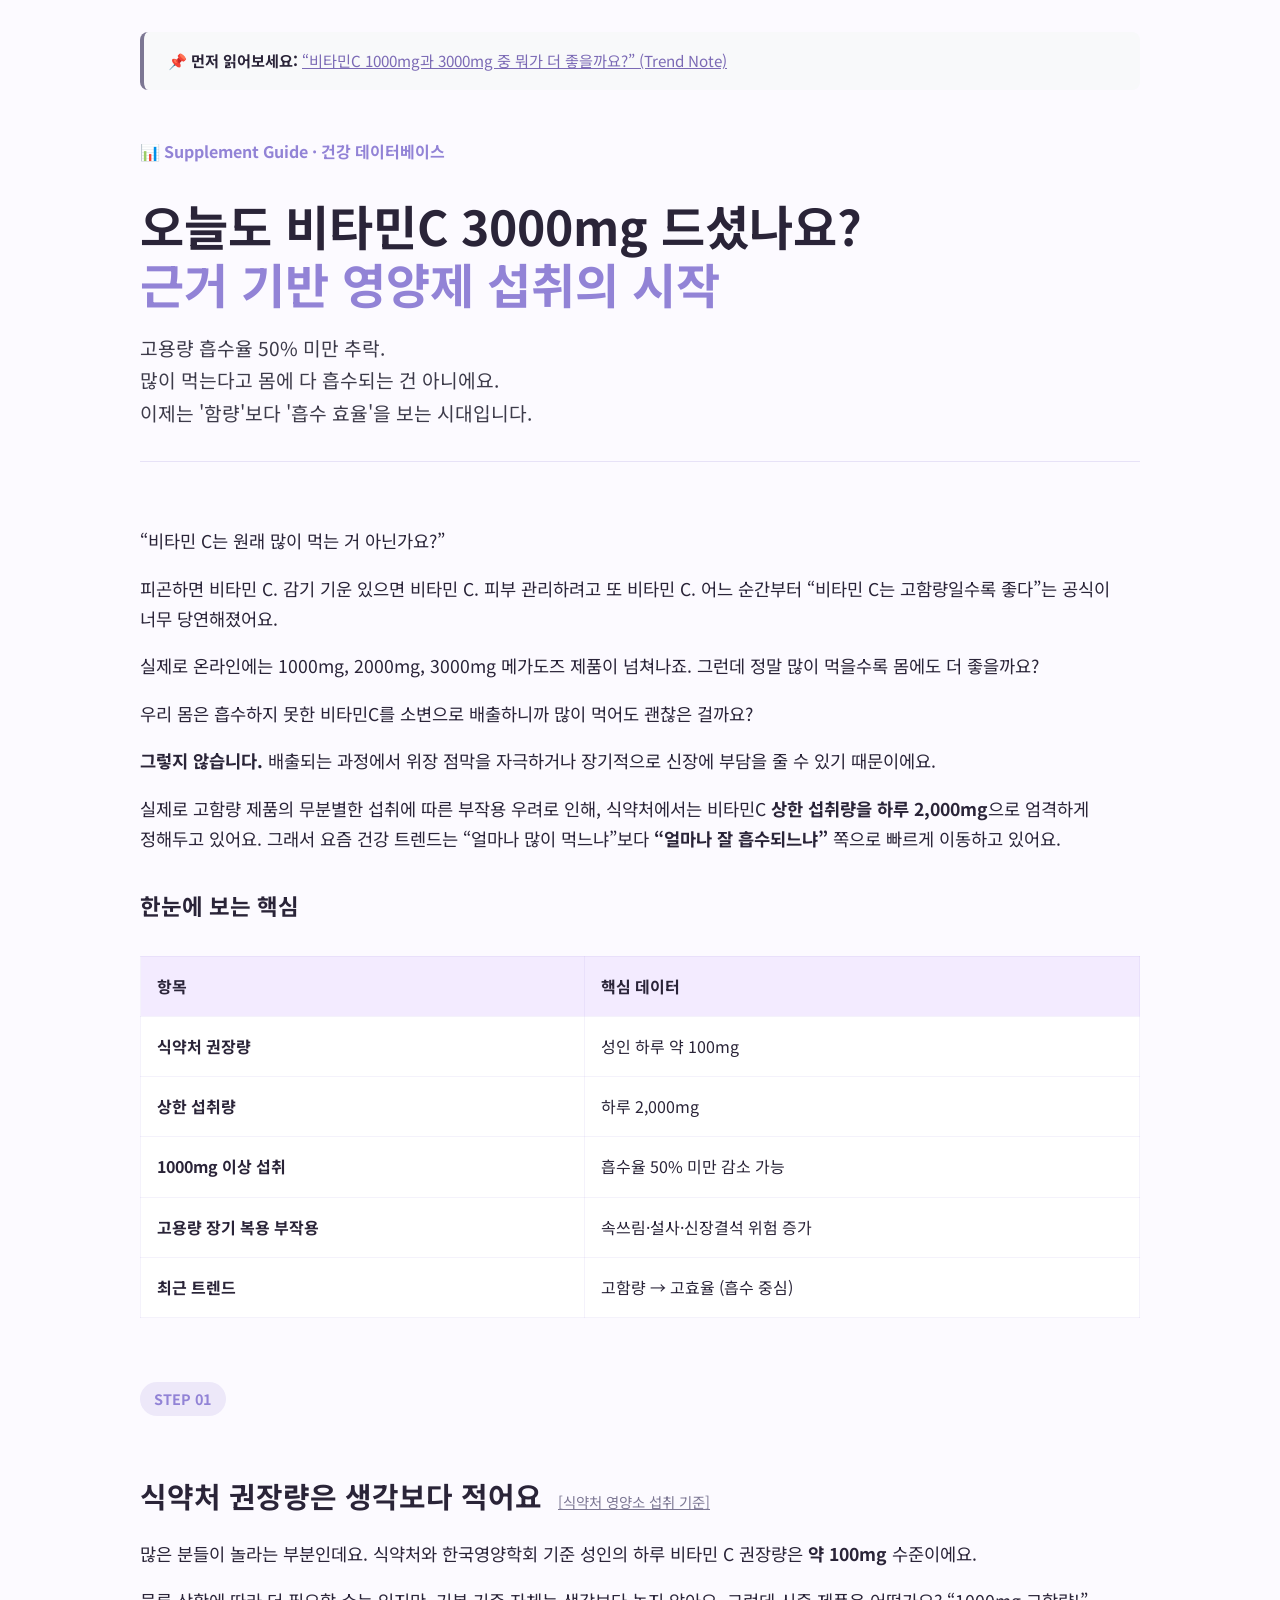
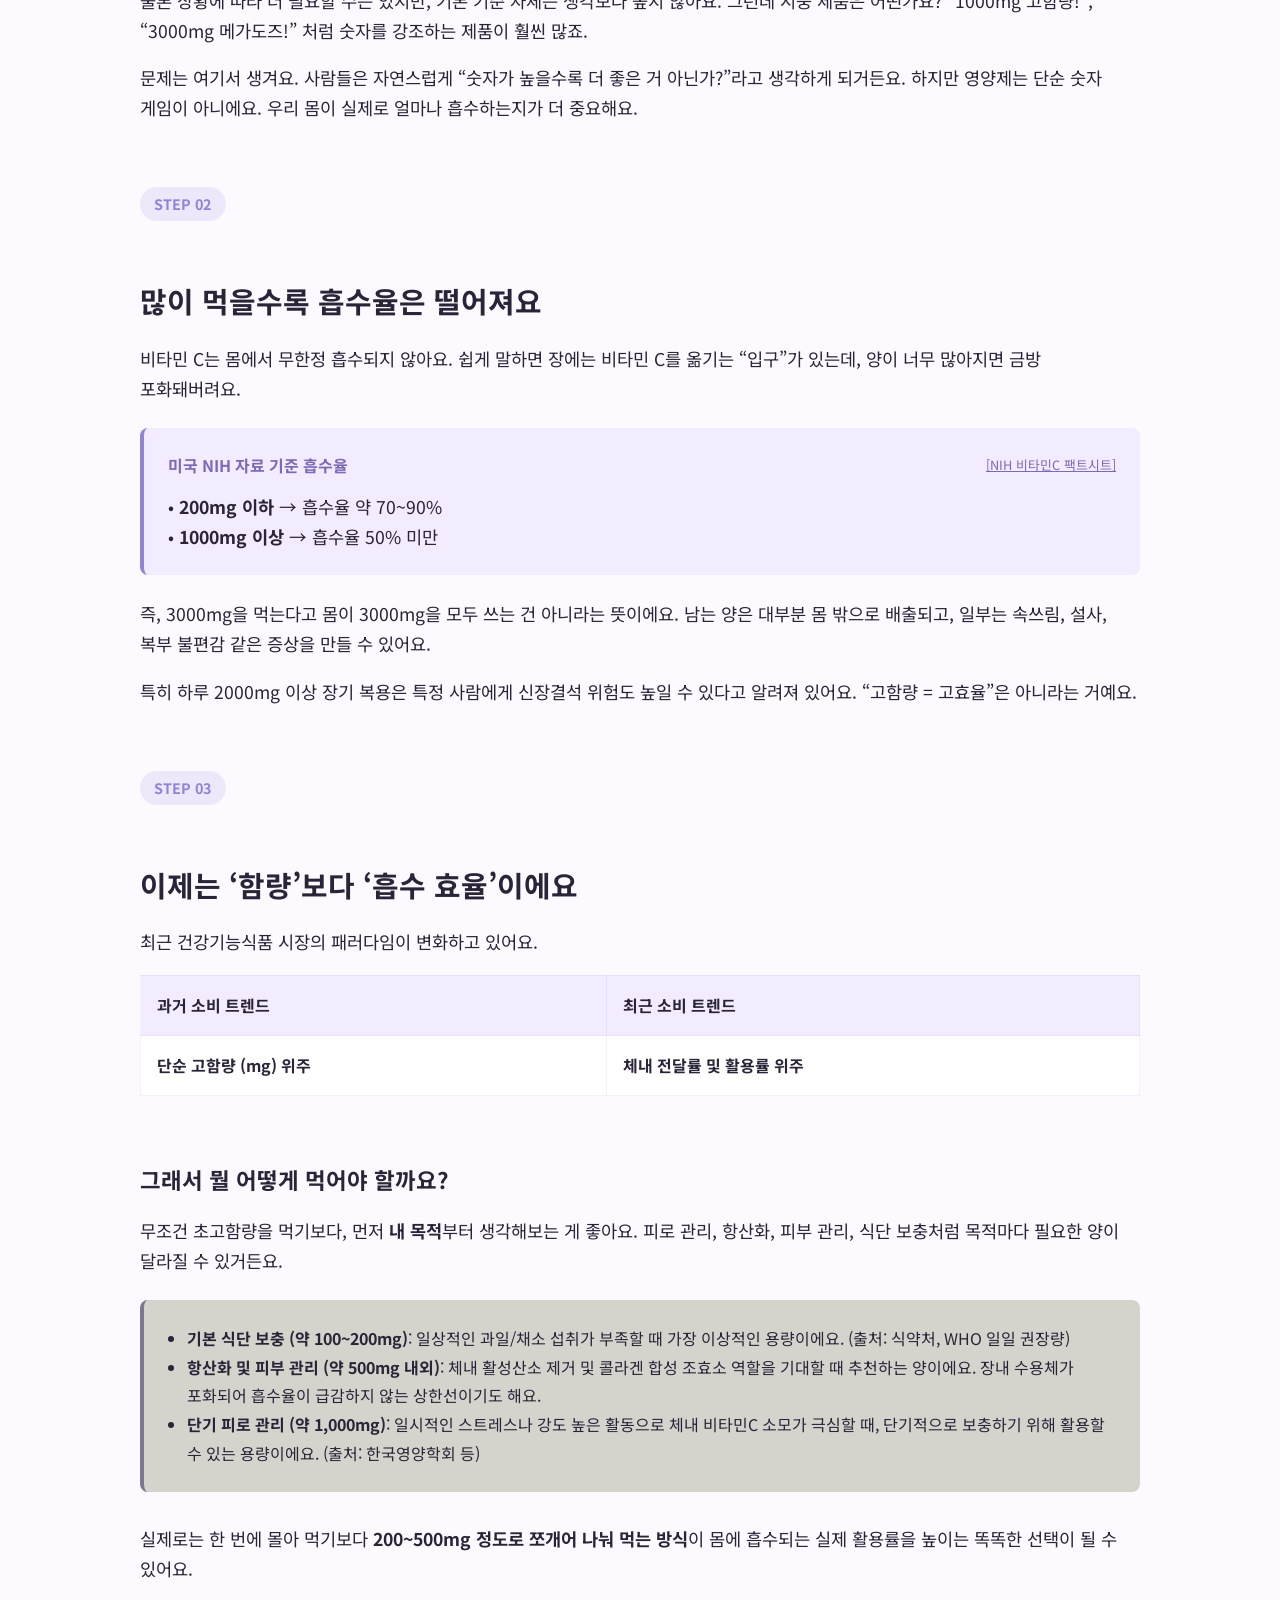
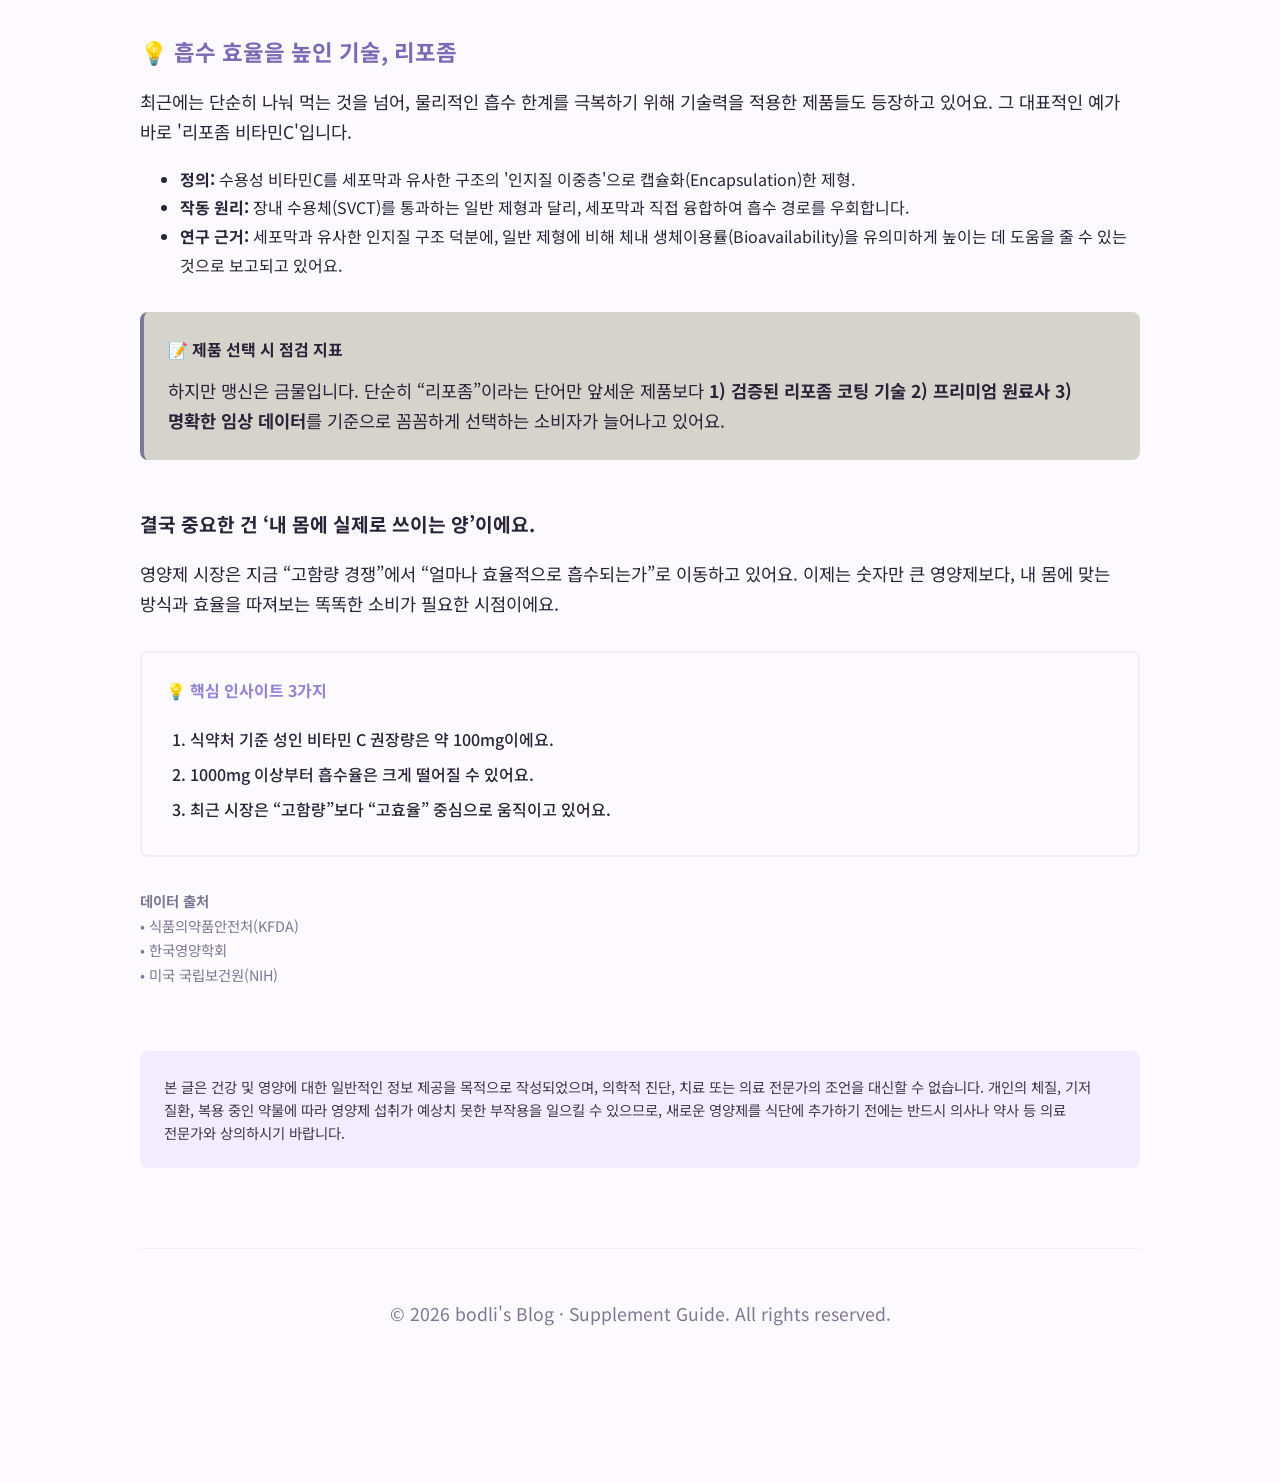
<file: assets/vitamin-c-liposomal-guide.html>
<!DOCTYPE html>
<html lang="ko">
<head>
  <meta charset="UTF-8">
  <meta name="viewport" content="width=device-width, initial-scale=1.0">
  <title>고함량 비타민C와 스마트 도징 비교 — bodli's Blog</title>
  <link href="https://fonts.googleapis.com/css2?family=Bebas+Neue&family=Noto+Sans+KR:wght@300;400;500;700&family=DM+Mono:wght@400;500&display=swap" rel="stylesheet">
  <style>
    :root {
      --ink:        #2a2438;
      --ink-2:      #3d3b4a;
      --ink-3:      #7c7793;
      --ink-4:      #a49ebd;
      --ink-5:      #d4d4cc;
      --bg:         #fcfaff;
      --bg-2:       #f3ebff;
      --bg-3:       #e1cde6;
      --accent:     #9283d6;
      --accent-lt:  rgba(146,131,214,.15);
      --accent-mid: #7b6ab5;
      --red:        #c23b22;
      --red-lt:     #fde8e4;
      --green:      #1a5c38;  
      --green-lt:   #d4f0e2;
      --yellow:     #d97706;
      --yellow-lt:  #fef9e0;
      --border:     rgba(146,131,214,.1);
      --border-2:   rgba(146,131,214,.2);
      --sans:       'Noto Sans KR', sans-serif;
      --mono:       'DM Mono', monospace;
      --display:    'Bebas Neue', sans-serif;
    }
    body { word-break: keep-all; overflow-wrap: break-word; font-family: var(--sans); color: var(--ink); background-color: var(--bg); line-height: 1.7; }
    .wrap { max-width: 1000px; margin: 0 auto; padding: 0 2rem 8rem; }
    .sec { margin-bottom: 4rem; }
    .hero-label { font-size: 1rem; color: var(--accent); font-weight: 700; margin-bottom: 1rem; }
    .hero-kicker { font-size: 3rem; font-weight: 700; line-height: 1.2; margin-bottom: 1rem; }
    .hero-kicker span { color: var(--accent); }
    .hero-deck { font-size: 1.2rem; color: var(--ink-2); margin-bottom: 2rem; }
    .meta-strip { display: flex; gap: 2rem; border-top: 1px solid var(--border); border-bottom: 1px solid var(--border); padding: 1rem 0; margin-bottom: 3rem; }
    .meta-cell { display: flex; flex-direction: column; }
    .meta-k { font-size: 0.8rem; color: var(--ink-3); font-weight: 700; text-transform: uppercase; }
    .meta-v { font-size: 1rem; font-weight: 500; }
    .step-badge { display: inline-block; padding: 0.3rem 0.9rem; background: var(--accent-lt); color: var(--accent); border-radius: 20px; font-size: 0.9rem; font-weight: 700; margin-bottom: 0.5rem; }
    h2 { font-size: 1.8rem; margin: 3rem 0 1rem; }
    h3 { font-size: 1.4rem; margin: 2rem 0 0.8rem; }
    .callout { padding: 1.5rem; border-radius: 8px; margin: 1.5rem 0; }
    .callout-hd { font-weight: 700; margin-bottom: 0.8rem; display: flex; align-items: center; gap: 0.5rem; }
    .callout.blue { background: var(--bg-2); border-left: 4px solid var(--accent); }
    .callout.blue .callout-hd { color: var(--accent-mid); }
    .callout.neutral { background: var(--ink-5); border-left: 4px solid var(--ink-3); }
    .exp-table { width: 100%; border-collapse: collapse; margin: 2rem 0; background: #fff; }
    .exp-table th, .exp-table td { padding: 1rem; border: 1px solid var(--border); text-align: left; }
    .exp-table th { background: var(--bg-2); font-weight: 700; color: var(--ink); }
    .exp-table td:first-child { font-weight: 700; }
    .footer { text-align: center; margin-top: 5rem; padding-top: 2rem; border-top: 1px solid var(--border); color: var(--ink-3); }
    .insight-box { border: 2px solid var(--border); padding: 1.5rem; border-radius: 8px; margin-top: 2rem; }
    .insight-box ol { margin: 0; padding-left: 1.5rem; }
    .insight-box li { margin-bottom: 0.5rem; font-weight: 500; }
    p { font-size: 1.1rem; }
  </style>
</head>
<body>
<div class="wrap">
  <!-- 상단 Cross Link -->
  <div class="callout neutral" style="margin-top: 2rem; padding: 1rem 1.5rem; background: #f8f9fa;">
    <p style="margin: 0; font-size: 0.95rem;">📌 <strong>먼저 읽어보세요:</strong> <a href="post.html?file=assets/vitamin-c-megadose-trend.html" style="color: var(--accent-mid); text-decoration: underline;">“비타민C 1000mg과 3000mg 중 뭐가 더 좋을까요?” (Trend Note)</a></p>
  </div>

  <header class="hero" style="margin-top: 3rem;">
    <div class="hero-label">📊 Supplement Guide · 건강 데이터베이스</div>
    <h1 class="hero-kicker">오늘도 비타민C 3000mg 드셨나요?<br><span>근거 기반 영양제 섭취의 시작</span></h1>
    <p class="hero-deck">
      고용량 흡수율 50% 미만 추락.<br>
      많이 먹는다고 몸에 다 흡수되는 건 아니에요.<br>
      이제는 '함량'보다 '흡수 효율'을 보는 시대입니다.
    </p>
  </header>

  <hr style="border: 0; border-bottom: 1px solid var(--border-2); margin-top: 2rem; margin-bottom: 4rem;">

  <section class="sec">
    <p>“비타민 C는 원래 많이 먹는 거 아닌가요?”</p>
    <p>피곤하면 비타민 C. 감기 기운 있으면 비타민 C. 피부 관리하려고 또 비타민 C. 어느 순간부터 “비타민 C는 고함량일수록 좋다”는 공식이 너무 당연해졌어요.</p>
    <p>실제로 온라인에는 1000mg, 2000mg, 3000mg 메가도즈 제품이 넘쳐나죠. 그런데 정말 많이 먹을수록 몸에도 더 좋을까요?</p>
    <p>우리 몸은 흡수하지 못한 비타민C를 소변으로 배출하니까 많이 먹어도 괜찮은 걸까요?</p>
    <p><strong>그렇지 않습니다.</strong> 배출되는 과정에서 위장 점막을 자극하거나 장기적으로 신장에 부담을 줄 수 있기 때문이에요.</p>
    <p>실제로 고함량 제품의 무분별한 섭취에 따른 부작용 우려로 인해, 식약처에서는 비타민C <strong>상한 섭취량을 하루 2,000mg</strong>으로 엄격하게 정해두고 있어요. 그래서 요즘 건강 트렌드는 “얼마나 많이 먹느냐”보다 <strong>“얼마나 잘 흡수되느냐”</strong> 쪽으로 빠르게 이동하고 있어요.</p>

    <h3>한눈에 보는 핵심</h3>
    <table class="exp-table">
      <thead>
        <tr>
          <th>항목</th>
          <th>핵심 데이터</th>
        </tr>
      </thead>
      <tbody>
        <tr>
          <td>식약처 권장량</td>
          <td>성인 하루 약 100mg</td>
        </tr>
        <tr>
          <td>상한 섭취량</td>
          <td>하루 2,000mg</td>
        </tr>
        <tr>
          <td>1000mg 이상 섭취</td>
          <td>흡수율 50% 미만 감소 가능</td>
        </tr>
        <tr>
          <td>고용량 장기 복용 부작용</td>
          <td>속쓰림·설사·신장결석 위험 증가</td>
        </tr>
        <tr>
          <td>최근 트렌드</td>
          <td>고함량 → 고효율 (흡수 중심)</td>
        </tr>
      </tbody>
    </table>
  </section>

  <section class="sec">
    <div class="step-badge">STEP 01</div>
    <h2>식약처 권장량은 생각보다 적어요 <a href="https://www.foodsafetykorea.go.kr/" target="_blank" style="font-size: 0.9rem; font-weight: 400; color: var(--ink-3); text-decoration: underline; margin-left: 0.5rem;">[식약처 영양소 섭취 기준]</a></h2>
    <p>많은 분들이 놀라는 부분인데요. 식약처와 한국영양학회 기준 성인의 하루 비타민 C 권장량은 <strong>약 100mg</strong> 수준이에요.</p>
    <p>물론 상황에 따라 더 필요할 수는 있지만, 기본 기준 자체는 생각보다 높지 않아요. 그런데 시중 제품은 어떤가요? “1000mg 고함량!”, “3000mg 메가도즈!” 처럼 숫자를 강조하는 제품이 훨씬 많죠.</p>
    <p>문제는 여기서 생겨요. 사람들은 자연스럽게 “숫자가 높을수록 더 좋은 거 아닌가?”라고 생각하게 되거든요. 하지만 영양제는 단순 숫자 게임이 아니에요. 우리 몸이 실제로 얼마나 흡수하는지가 더 중요해요.</p>
  </section>

  <section class="sec">
    <div class="step-badge">STEP 02</div>
    <h2>많이 먹을수록 흡수율은 떨어져요</h2>
    <p>비타민 C는 몸에서 무한정 흡수되지 않아요. 쉽게 말하면 장에는 비타민 C를 옮기는 “입구”가 있는데, 양이 너무 많아지면 금방 포화돼버려요.</p>
    
    <div class="callout blue">
      <div class="callout-hd">미국 NIH 자료 기준 흡수율 <a href="https://ods.od.nih.gov/factsheets/VitaminC-HealthProfessional/" target="_blank" style="font-size: 0.8rem; font-weight: 400; color: var(--accent-mid); text-decoration: underline; margin-left: auto;">[NIH 비타민C 팩트시트]</a></div>
      <p style="margin: 0;">
        • <strong>200mg 이하</strong> → 흡수율 약 70~90%<br>
        • <strong>1000mg 이상</strong> → 흡수율 50% 미만
      </p>
    </div>

    <p>즉, 3000mg을 먹는다고 몸이 3000mg을 모두 쓰는 건 아니라는 뜻이에요. 남는 양은 대부분 몸 밖으로 배출되고, 일부는 속쓰림, 설사, 복부 불편감 같은 증상을 만들 수 있어요.</p>
    <p>특히 하루 2000mg 이상 장기 복용은 특정 사람에게 신장결석 위험도 높일 수 있다고 알려져 있어요. “고함량 = 고효율”은 아니라는 거예요.</p>
  </section>

  <section class="sec">
    <div class="step-badge">STEP 03</div>
    <h2>이제는 ‘함량’보다 ‘흡수 효율’이에요</h2>
    <p>최근 건강기능식품 시장의 패러다임이 변화하고 있어요.</p>
    
    <table class="exp-table" style="margin-top: 1rem;">
      <thead>
        <tr>
          <th>과거 소비 트렌드</th>
          <th>최근 소비 트렌드</th>
        </tr>
      </thead>
      <tbody>
        <tr>
          <td>단순 고함량 (mg) 위주</td>
          <td><strong>체내 전달률 및 활용률 위주</strong></td>
        </tr>
      </tbody>
    </table>
  </section>

  <section class="sec">
    <h3>그래서 뭘 어떻게 먹어야 할까요?</h3>
    <p>무조건 초고함량을 먹기보다, 먼저 <strong>내 목적</strong>부터 생각해보는 게 좋아요. 피로 관리, 항산화, 피부 관리, 식단 보충처럼 목적마다 필요한 양이 달라질 수 있거든요.</p>
    
    <div class="callout neutral" style="margin-top: 1.5rem; margin-bottom: 2rem;">
      <ul style="line-height: 1.8; margin: 0; padding-left: 1.2rem;">
        <li><strong>기본 식단 보충 (약 100~200mg)</strong>: 일상적인 과일/채소 섭취가 부족할 때 가장 이상적인 용량이에요. (출처: 식약처, WHO 일일 권장량)</li>
        <li><strong>항산화 및 피부 관리 (약 500mg 내외)</strong>: 체내 활성산소 제거 및 콜라겐 합성 조효소 역할을 기대할 때 추천하는 양이에요. 장내 수용체가 포화되어 흡수율이 급감하지 않는 상한선이기도 해요.</li>
        <li><strong>단기 피로 관리 (약 1,000mg)</strong>: 일시적인 스트레스나 강도 높은 활동으로 체내 비타민C 소모가 극심할 때, 단기적으로 보충하기 위해 활용할 수 있는 용량이에요. (출처: 한국영양학회 등)</li>
      </ul>
    </div>

    <p>실제로는 한 번에 몰아 먹기보다 <strong>200~500mg 정도로 쪼개어 나눠 먹는 방식</strong>이 몸에 흡수되는 실제 활용률을 높이는 똑똑한 선택이 될 수 있어요.</p>
    
    <h3 style="margin-top: 3rem; color: var(--accent-mid);">💡 흡수 효율을 높인 기술, 리포좀</h3>
    <p>최근에는 단순히 나눠 먹는 것을 넘어, 물리적인 흡수 한계를 극복하기 위해 기술력을 적용한 제품들도 등장하고 있어요. 그 대표적인 예가 바로 '리포좀 비타민C'입니다.</p>

    <ul style="line-height: 1.8; margin-bottom: 2rem;">
      <li><strong>정의:</strong> 수용성 비타민C를 세포막과 유사한 구조의 '인지질 이중층'으로 캡슐화(Encapsulation)한 제형.</li>
      <li><strong>작동 원리:</strong> 장내 수용체(SVCT)를 통과하는 일반 제형과 달리, 세포막과 직접 융합하여 흡수 경로를 우회합니다.</li>
      <li><strong>연구 근거:</strong> 세포막과 유사한 인지질 구조 덕분에, 일반 제형에 비해 체내 생체이용률(Bioavailability)을 유의미하게 높이는 데 도움을 줄 수 있는 것으로 보고되고 있어요.</li>
    </ul>

    <div class="callout neutral">
      <div class="callout-hd">📝 제품 선택 시 점검 지표</div>
      <p style="margin: 0;">하지만 맹신은 금물입니다. 단순히 “리포좀”이라는 단어만 앞세운 제품보다 <strong>1) 검증된 리포좀 코팅 기술 2) 프리미엄 원료사 3) 명확한 임상 데이터</strong>를 기준으로 꼼꼼하게 선택하는 소비자가 늘어나고 있어요.</p>
    </div>
    
    <p style="font-weight: 700; font-size: 1.2rem; margin-top: 3rem;">결국 중요한 건 ‘내 몸에 실제로 쓰이는 양’이에요.</p>
    <p>영양제 시장은 지금 “고함량 경쟁”에서 “얼마나 효율적으로 흡수되는가”로 이동하고 있어요. 이제는 숫자만 큰 영양제보다, 내 몸에 맞는 방식과 효율을 따져보는 똑똑한 소비가 필요한 시점이에요.</p>

    <div class="insight-box">
      <h4 style="margin-top: 0; color: var(--accent);">💡 핵심 인사이트 3가지</h4>
      <ol>
        <li>식약처 기준 성인 비타민 C 권장량은 약 100mg이에요.</li>
        <li>1000mg 이상부터 흡수율은 크게 떨어질 수 있어요.</li>
        <li>최근 시장은 “고함량”보다 “고효율” 중심으로 움직이고 있어요.</li>
      </ol>
    </div>

    <div style="margin-top: 2rem; font-size: 0.9rem; color: var(--ink-3);">
      <strong>데이터 출처</strong><br>
      • 식품의약품안전처(KFDA)<br>
      • 한국영양학회<br>
      • 미국 국립보건원(NIH)
    </div>
    <div style="margin-top: 4rem; padding: 1.5rem; background-color: var(--bg-2); border-radius: 8px; font-size: 0.9rem; color: var(--ink-2); line-height: 1.6;">
      본 글은 건강 및 영양에 대한 일반적인 정보 제공을 목적으로 작성되었으며, 의학적 진단, 치료 또는 의료 전문가의 조언을 대신할 수 없습니다. 개인의 체질, 기저 질환, 복용 중인 약물에 따라 영양제 섭취가 예상치 못한 부작용을 일으킬 수 있으므로, 새로운 영양제를 식단에 추가하기 전에는 반드시 의사나 약사 등 의료 전문가와 상의하시기 바랍니다.
    </div>
  </section>

  <footer class="footer">
    <p>© 2026 bodli's Blog · Supplement Guide. All rights reserved.</p>
  </footer>
</div>
</body>
</html>
</file>
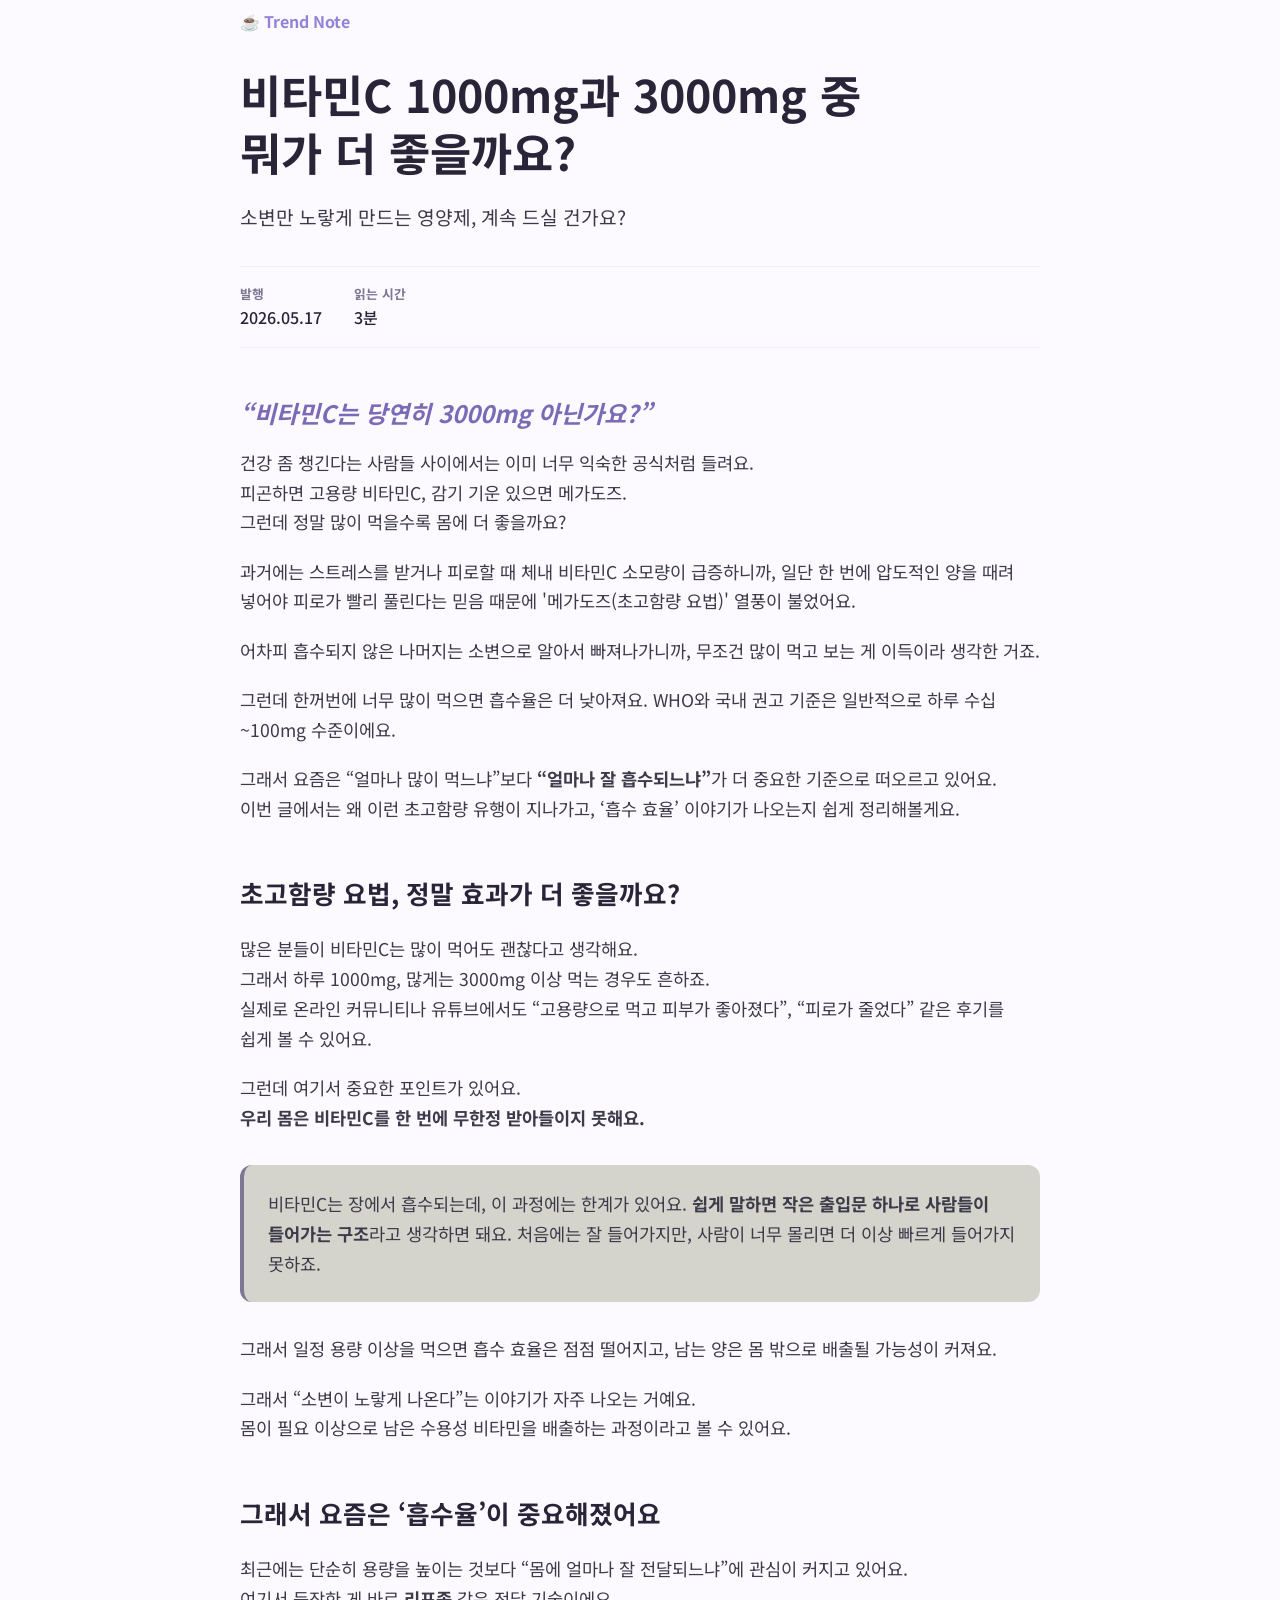
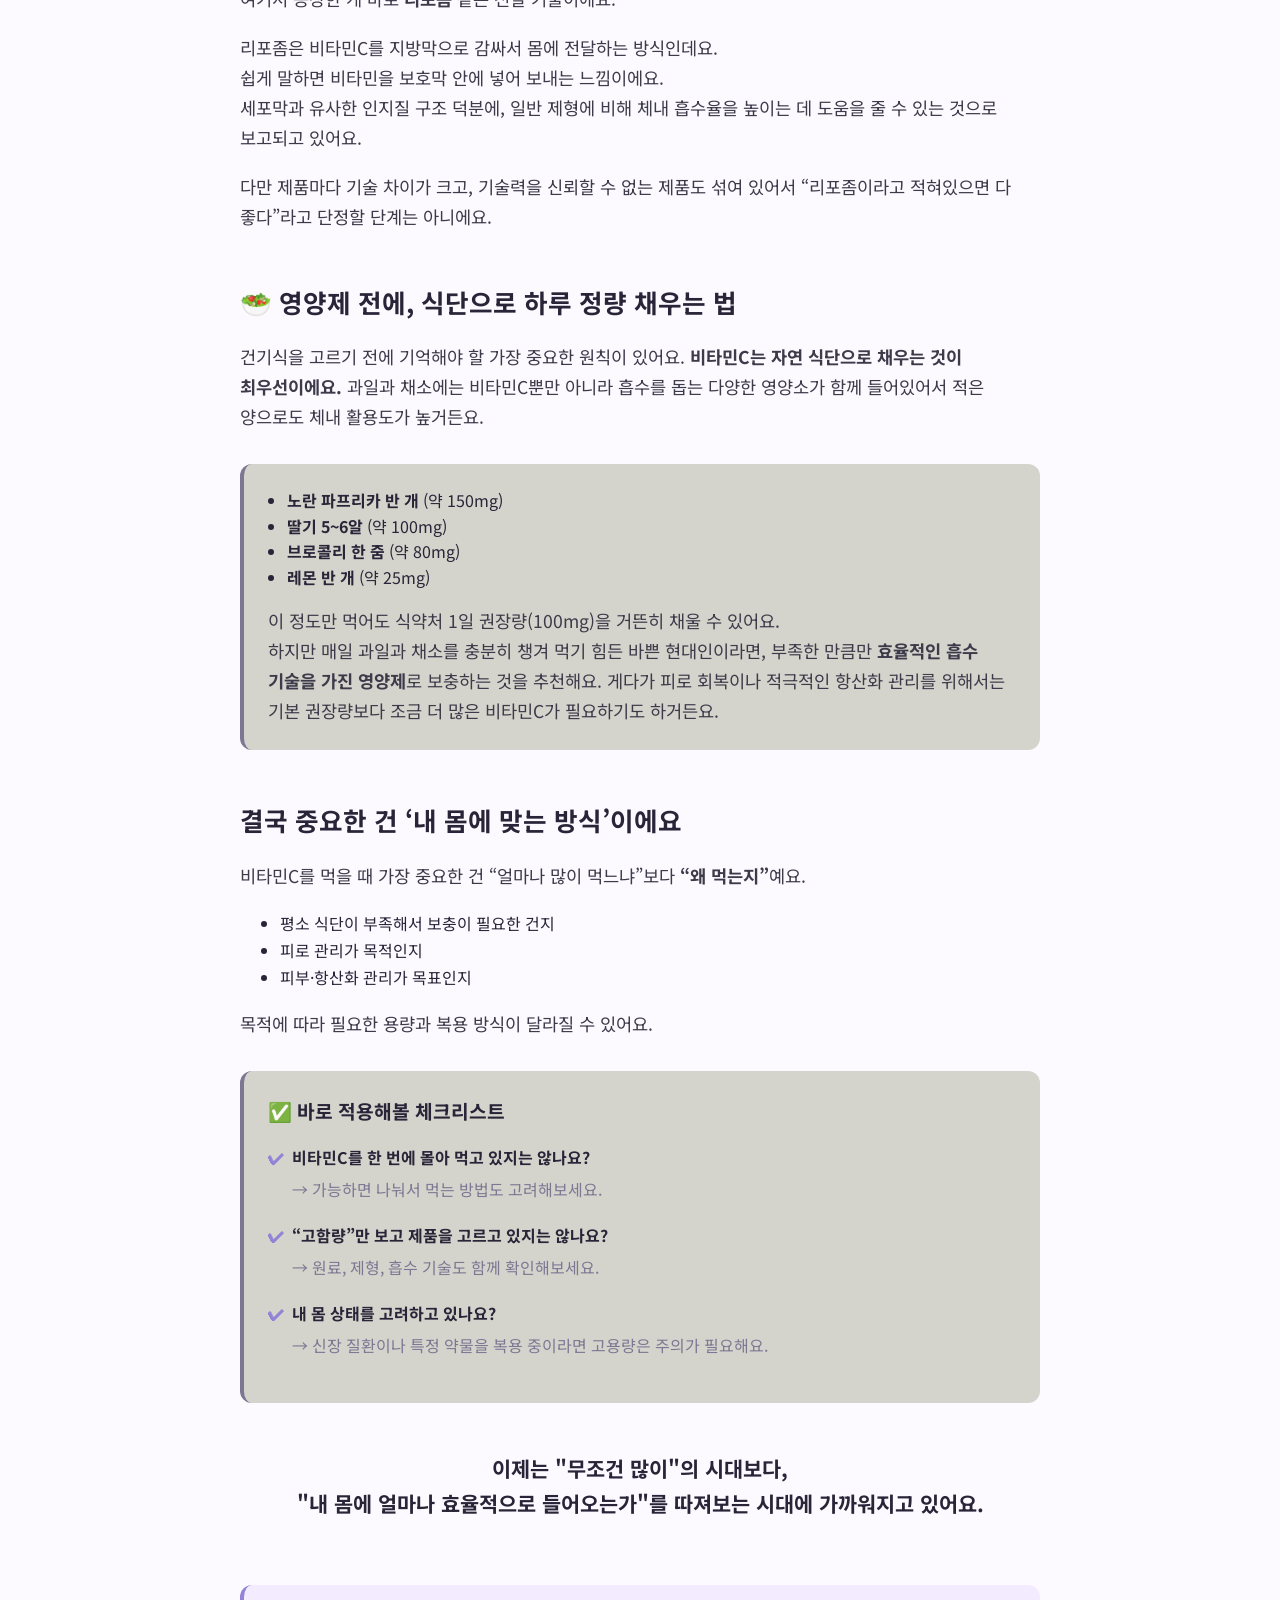
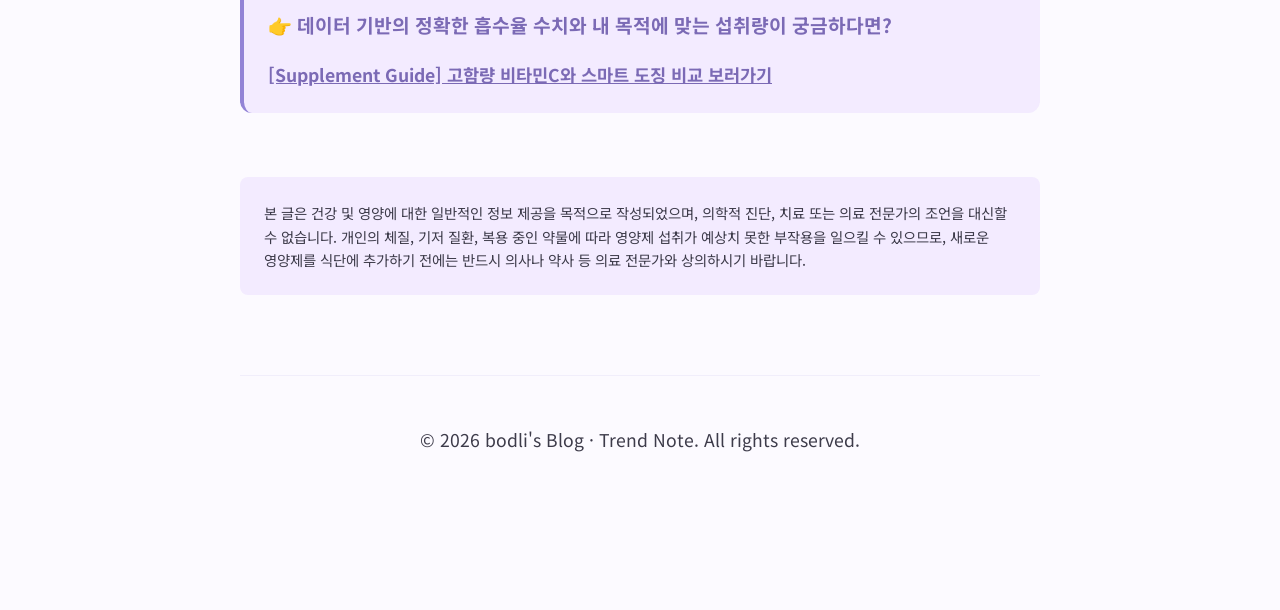
<file: assets/vitamin-c-megadose-trend.html>
<!DOCTYPE html>
<html lang="ko">
<head>
  <meta charset="UTF-8">
  <meta name="viewport" content="width=device-width, initial-scale=1.0">
  <title>비타민C 1000mg과 3000mg 중 뭐가 더 좋을까요? — bodli's Blog</title>
  <link href="https://fonts.googleapis.com/css2?family=Bebas+Neue&family=Noto+Sans+KR:wght@300;400;500;700&family=DM+Mono:wght@400;500&display=swap" rel="stylesheet">
  <style>
    :root {
      --ink:        #2a2438;
      --ink-2:      #3d3b4a;
      --ink-3:      #7c7793;
      --ink-4:      #a49ebd;
      --ink-5:      #d4d4cc;
      --bg:         #fcfaff;
      --bg-2:       #f3ebff;
      --bg-3:       #e1cde6;
      --accent:     #9283d6;
      --accent-lt:  rgba(146,131,214,.15);
      --accent-mid: #7b6ab5;
      --red:        #c23b22;
      --red-lt:     #fde8e4;
      --green:      #1a5c38;  
      --green-lt:   #d4f0e2;
      --yellow:     #d97706;
      --yellow-lt:  #fef9e0;
      --border:     rgba(146,131,214,.1);
      --border-2:   rgba(146,131,214,.2);
      --sans:       'Noto Sans KR', sans-serif;
      --mono:       'DM Mono', monospace;
      --display:    'Bebas Neue', sans-serif;
    }
    body { word-break: keep-all; overflow-wrap: break-word; font-family: var(--sans); color: var(--ink); background-color: var(--bg); line-height: 1.7; }
    .wrap { max-width: 800px; margin: 0 auto; padding: 0 2rem 8rem; }
    .hero-label { font-size: 1rem; color: var(--accent); font-weight: 700; margin-bottom: 1rem; }
    .hero-kicker { font-size: 2.8rem; font-weight: 700; line-height: 1.3; margin-bottom: 1rem; }
    .hero-deck { font-size: 1.2rem; color: var(--ink-2); margin-bottom: 2rem; }
    .meta-strip { display: flex; gap: 2rem; border-top: 1px solid var(--border); border-bottom: 1px solid var(--border); padding: 1rem 0; margin-bottom: 3rem; }
    .meta-cell { display: flex; flex-direction: column; }
    .meta-k { font-size: 0.8rem; color: var(--ink-3); font-weight: 700; text-transform: uppercase; }
    .meta-v { font-size: 1rem; font-weight: 500; }
    h2 { font-size: 1.6rem; margin: 3rem 0 1.2rem; color: var(--ink); }
    .q { display: block; font-size: 1.5rem; font-style: italic; color: var(--accent-mid); margin: 2rem 0 1rem; font-weight: 700; line-height: 1.4; }
    p { margin-bottom: 1.2rem; font-size: 1.1rem; color: var(--ink-2); }
    .callout { padding: 1.5rem; border-radius: 12px; margin: 2rem 0; }
    .callout-hd { font-weight: 700; margin-bottom: 0.8rem; display: flex; align-items: center; gap: 0.5rem; font-size: 1.2rem; }
    .callout.blue { background: var(--bg-2); border-left: 4px solid var(--accent); }
    .callout.blue .callout-hd { color: var(--accent-mid); }
    .callout.neutral { background: var(--ink-5); border-left: 4px solid var(--ink-3); }
    .footer { text-align: center; margin-top: 5rem; padding-top: 2rem; border-top: 1px solid var(--border); color: var(--ink-3); }
    .check-list { list-style: none; padding: 0; }
    .check-list li { margin-bottom: 1.2rem; padding-left: 1.5rem; position: relative; }
    .check-list li::before { content: "✔"; position: absolute; left: 0; color: var(--accent); font-weight: bold; }
    .check-list .ans { display: block; color: var(--ink-3); font-size: 1rem; margin-top: 0.3rem; padding-left: 0; }
  </style>
</head>
<body>
<div class="wrap">
  <header class="hero">
    <div class="hero-label">☕️ Trend Note</div>
    <h1 class="hero-kicker">비타민C 1000mg과 3000mg 중<br>뭐가 더 좋을까요?</h1>
    <p class="hero-deck">소변만 노랗게 만드는 영양제, 계속 드실 건가요?</p>
    <div class="meta-strip">
      <div class="meta-cell"><div class="meta-k">발행</div><div class="meta-v">2026.05.17</div></div>
      <div class="meta-cell"><div class="meta-k">읽는 시간</div><div class="meta-v">3분</div></div>
    </div>
  </header>

  <section class="sec">
    <em class="q">“비타민C는 당연히 3000mg 아닌가요?”</em>
    <p>건강 좀 챙긴다는 사람들 사이에서는 이미 너무 익숙한 공식처럼 들려요.<br>피곤하면 고용량 비타민C, 감기 기운 있으면 메가도즈.<br>그런데 정말 많이 먹을수록 몸에 더 좋을까요?</p>
    
    <p>과거에는 스트레스를 받거나 피로할 때 체내 비타민C 소모량이 급증하니까, 일단 한 번에 압도적인 양을 때려 넣어야 피로가 빨리 풀린다는 믿음 때문에 '메가도즈(초고함량 요법)' 열풍이 불었어요.</p>
    
    <p>어차피 흡수되지 않은 나머지는 소변으로 알아서 빠져나가니까, 무조건 많이 먹고 보는 게 이득이라 생각한 거죠.</p>
    
    <p>그런데 한꺼번에 너무 많이 먹으면 흡수율은 더 낮아져요. WHO와 국내 권고 기준은 일반적으로 하루 수십~100mg 수준이에요.</p>

    <p>그래서 요즘은 “얼마나 많이 먹느냐”보다 <strong>“얼마나 잘 흡수되느냐”</strong>가 더 중요한 기준으로 떠오르고 있어요.<br>이번 글에서는 왜 이런 초고함량 유행이 지나가고, ‘흡수 효율’ 이야기가 나오는지 쉽게 정리해볼게요.</p>

    <h2>초고함량 요법, 정말 효과가 더 좋을까요?</h2>
    <p>많은 분들이 비타민C는 많이 먹어도 괜찮다고 생각해요.<br>그래서 하루 1000mg, 많게는 3000mg 이상 먹는 경우도 흔하죠.<br>실제로 온라인 커뮤니티나 유튜브에서도 “고용량으로 먹고 피부가 좋아졌다”, “피로가 줄었다” 같은 후기를 쉽게 볼 수 있어요.</p>
    <p>그런데 여기서 중요한 포인트가 있어요.<br><strong>우리 몸은 비타민C를 한 번에 무한정 받아들이지 못해요.</strong></p>

    <div class="callout neutral">
      <p style="margin: 0;">비타민C는 장에서 흡수되는데, 이 과정에는 한계가 있어요. <strong>쉽게 말하면 작은 출입문 하나로 사람들이 들어가는 구조</strong>라고 생각하면 돼요. 처음에는 잘 들어가지만, 사람이 너무 몰리면 더 이상 빠르게 들어가지 못하죠.</p>
    </div>
    <p>그래서 일정 용량 이상을 먹으면 흡수 효율은 점점 떨어지고, 남는 양은 몸 밖으로 배출될 가능성이 커져요.</p>
    <p>그래서 “소변이 노랗게 나온다”는 이야기가 자주 나오는 거예요.<br>몸이 필요 이상으로 남은 수용성 비타민을 배출하는 과정이라고 볼 수 있어요.</p>

    <h2>그래서 요즘은 ‘흡수율’이 중요해졌어요</h2>
    <p>최근에는 단순히 용량을 높이는 것보다 “몸에 얼마나 잘 전달되느냐”에 관심이 커지고 있어요.<br>여기서 등장한 게 바로 <strong>리포좀</strong> 같은 전달 기술이에요.</p>
    <p>리포좀은 비타민C를 지방막으로 감싸서 몸에 전달하는 방식인데요.<br>쉽게 말하면 비타민을 보호막 안에 넣어 보내는 느낌이에요.<br>세포막과 유사한 인지질 구조 덕분에, 일반 제형에 비해 체내 흡수율을 높이는 데 도움을 줄 수 있는 것으로 보고되고 있어요.</p>
    <p>다만 제품마다 기술 차이가 크고, 기술력을 신뢰할 수 없는 제품도 섞여 있어서 “리포좀이라고 적혀있으면 다 좋다”라고 단정할 단계는 아니에요.</p>

    <h2>🥗 영양제 전에, 식단으로 하루 정량 채우는 법</h2>
    <p>건기식을 고르기 전에 기억해야 할 가장 중요한 원칙이 있어요. <strong>비타민C는 자연 식단으로 채우는 것이 최우선이에요.</strong> 과일과 채소에는 비타민C뿐만 아니라 흡수를 돕는 다양한 영양소가 함께 들어있어서 적은 양으로도 체내 활용도가 높거든요.</p>
    <div class="callout neutral">
      <ul style="margin: 0; padding-left: 1.2rem; line-height: 1.6;">
        <li><strong>노란 파프리카 반 개</strong> (약 150mg)</li>
        <li><strong>딸기 5~6알</strong> (약 100mg)</li>
        <li><strong>브로콜리 한 줌</strong> (약 80mg)</li>
        <li><strong>레몬 반 개</strong> (약 25mg)</li>
      </ul>
      <p style="margin-top: 1rem; margin-bottom: 0;">이 정도만 먹어도 식약처 1일 권장량(100mg)을 거뜬히 채울 수 있어요.<br>하지만 매일 과일과 채소를 충분히 챙겨 먹기 힘든 바쁜 현대인이라면, 부족한 만큼만 <strong>효율적인 흡수 기술을 가진 영양제</strong>로 보충하는 것을 추천해요. 게다가 피로 회복이나 적극적인 항산화 관리를 위해서는 기본 권장량보다 조금 더 많은 비타민C가 필요하기도 하거든요.</p>
    </div>

    <h2>결국 중요한 건 ‘내 몸에 맞는 방식’이에요</h2>
    <p>비타민C를 먹을 때 가장 중요한 건 “얼마나 많이 먹느냐”보다 <strong>“왜 먹는지”</strong>예요.</p>
    <ul>
      <li>평소 식단이 부족해서 보충이 필요한 건지</li>
      <li>피로 관리가 목적인지</li>
      <li>피부·항산화 관리가 목표인지</li>
    </ul>
    <p>목적에 따라 필요한 용량과 복용 방식이 달라질 수 있어요.</p>

    <div class="callout neutral">
      <div class="callout-hd">✅ 바로 적용해볼 체크리스트</div>
      <ul class="check-list">
        <li><strong>비타민C를 한 번에 몰아 먹고 있지는 않나요?</strong><br><span class="ans">→ 가능하면 나눠서 먹는 방법도 고려해보세요.</span></li>
        <li><strong>“고함량”만 보고 제품을 고르고 있지는 않나요?</strong><br><span class="ans">→ 원료, 제형, 흡수 기술도 함께 확인해보세요.</span></li>
        <li><strong>내 몸 상태를 고려하고 있나요?</strong><br><span class="ans">→ 신장 질환이나 특정 약물을 복용 중이라면 고용량은 주의가 필요해요.</span></li>
      </ul>
    </div>

    <p style="font-size: 1.3rem; font-weight: 700; color: var(--ink); text-align: center; margin: 3rem 0;">이제는 "무조건 많이"의 시대보다,<br>"내 몸에 얼마나 효율적으로 들어오는가"를 따져보는 시대에 가까워지고 있어요.</p>

    <div class="callout blue" style="margin-top: 4rem;">
      <div class="callout-hd">👉 데이터 기반의 정확한 흡수율 수치와 내 목적에 맞는 섭취량이 궁금하다면?</div>
      <p style="margin-bottom: 0;"><strong><a href="post.html?file=assets/vitamin-c-liposomal-guide.html" style="color: var(--accent-mid); text-decoration: underline;">[Supplement Guide] 고함량 비타민C와 스마트 도징 비교 보러가기</a></strong></p>
    </div>
    <div style="margin-top: 4rem; padding: 1.5rem; background-color: var(--bg-2); border-radius: 8px; font-size: 0.9rem; color: var(--ink-2); line-height: 1.6;">
      본 글은 건강 및 영양에 대한 일반적인 정보 제공을 목적으로 작성되었으며, 의학적 진단, 치료 또는 의료 전문가의 조언을 대신할 수 없습니다. 개인의 체질, 기저 질환, 복용 중인 약물에 따라 영양제 섭취가 예상치 못한 부작용을 일으킬 수 있으므로, 새로운 영양제를 식단에 추가하기 전에는 반드시 의사나 약사 등 의료 전문가와 상의하시기 바랍니다.
    </div>
  </section>

  <footer class="footer">
    <p>© 2026 bodli's Blog · Trend Note. All rights reserved.</p>
  </footer>
</div>
</body>
</html>
</file>
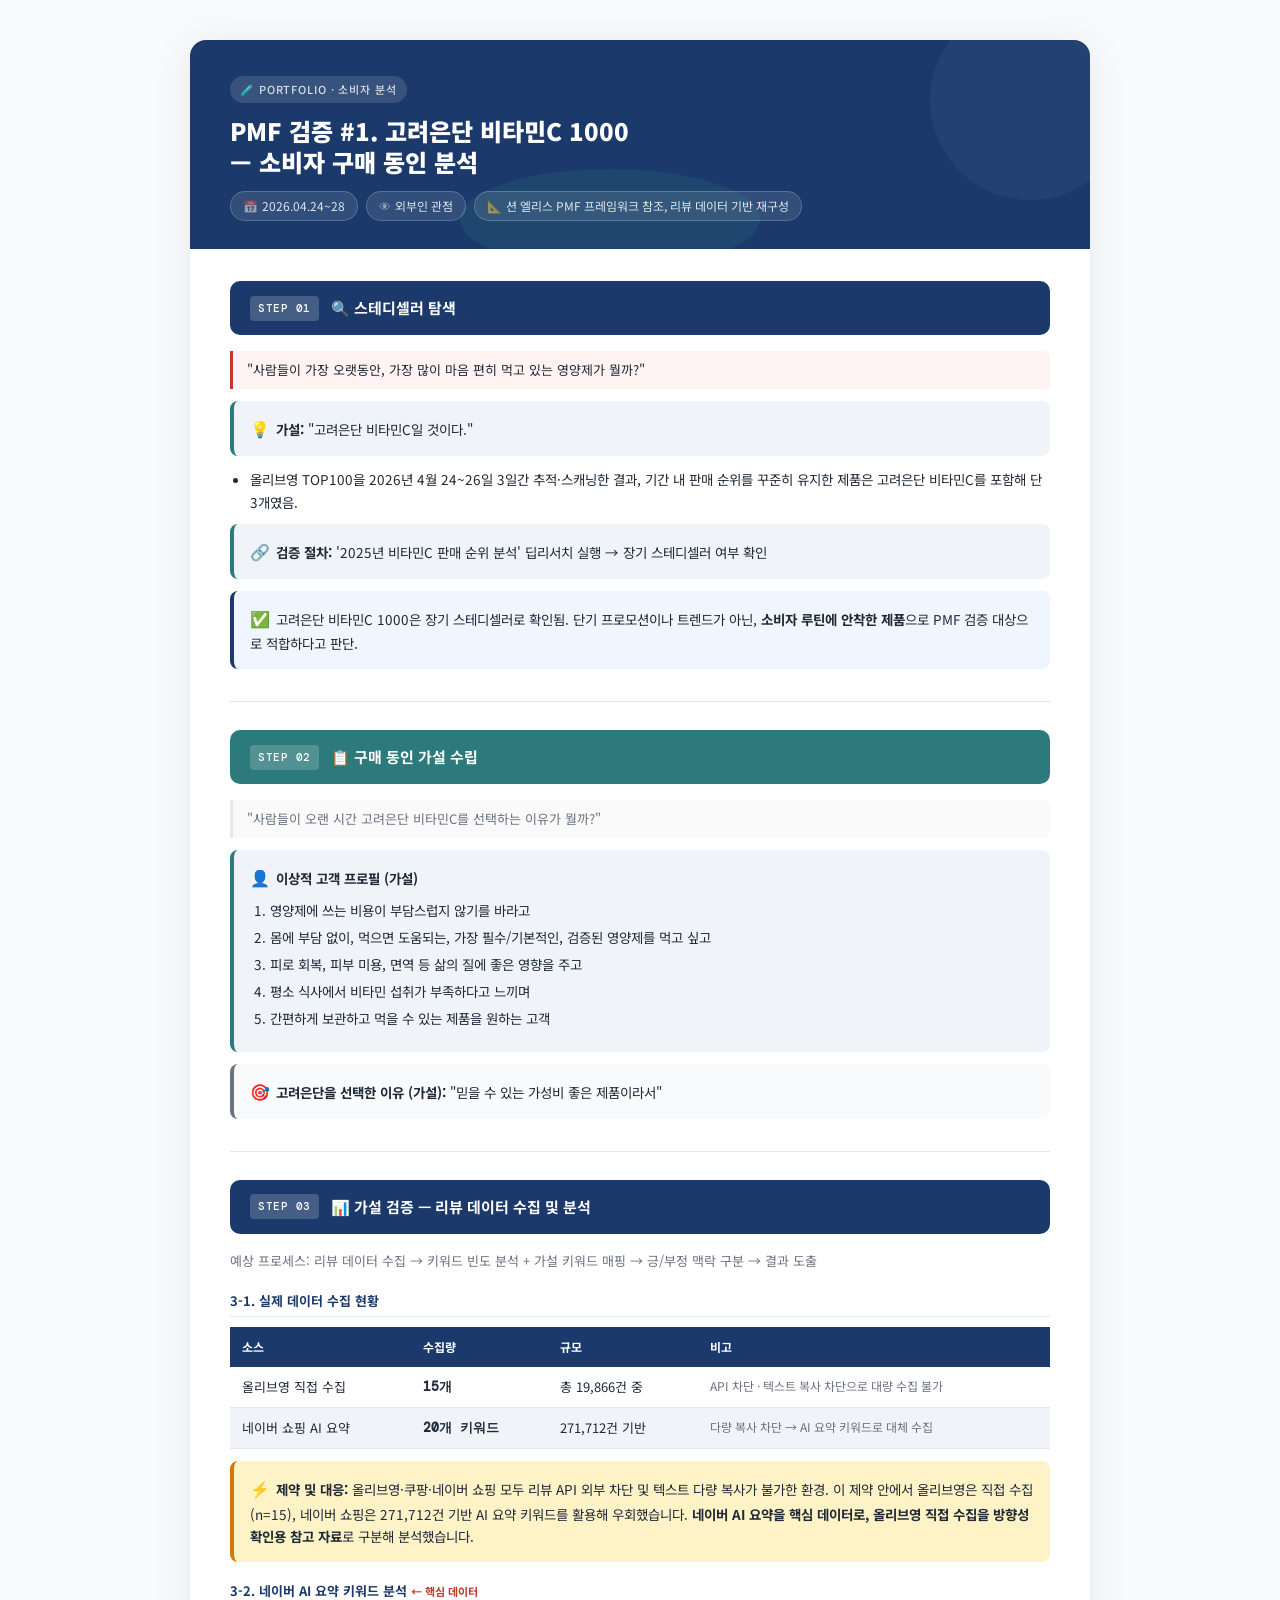
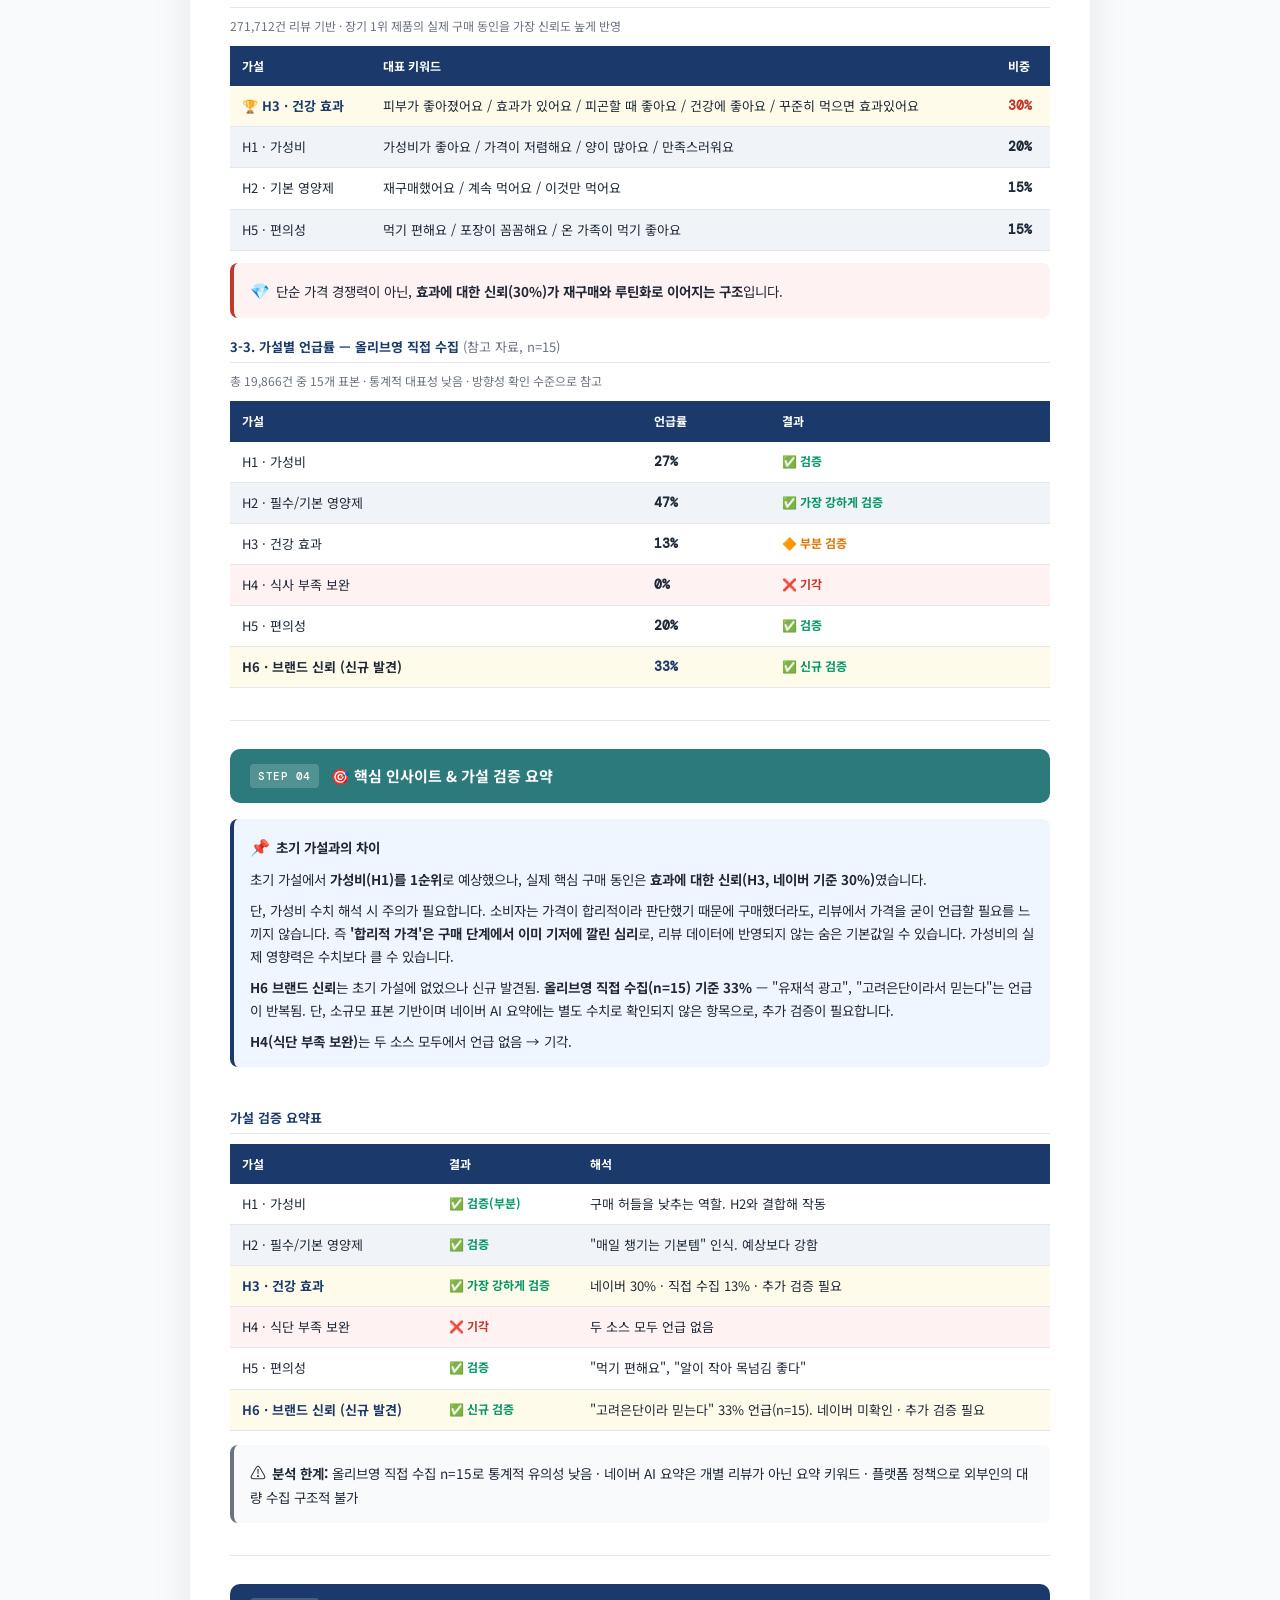
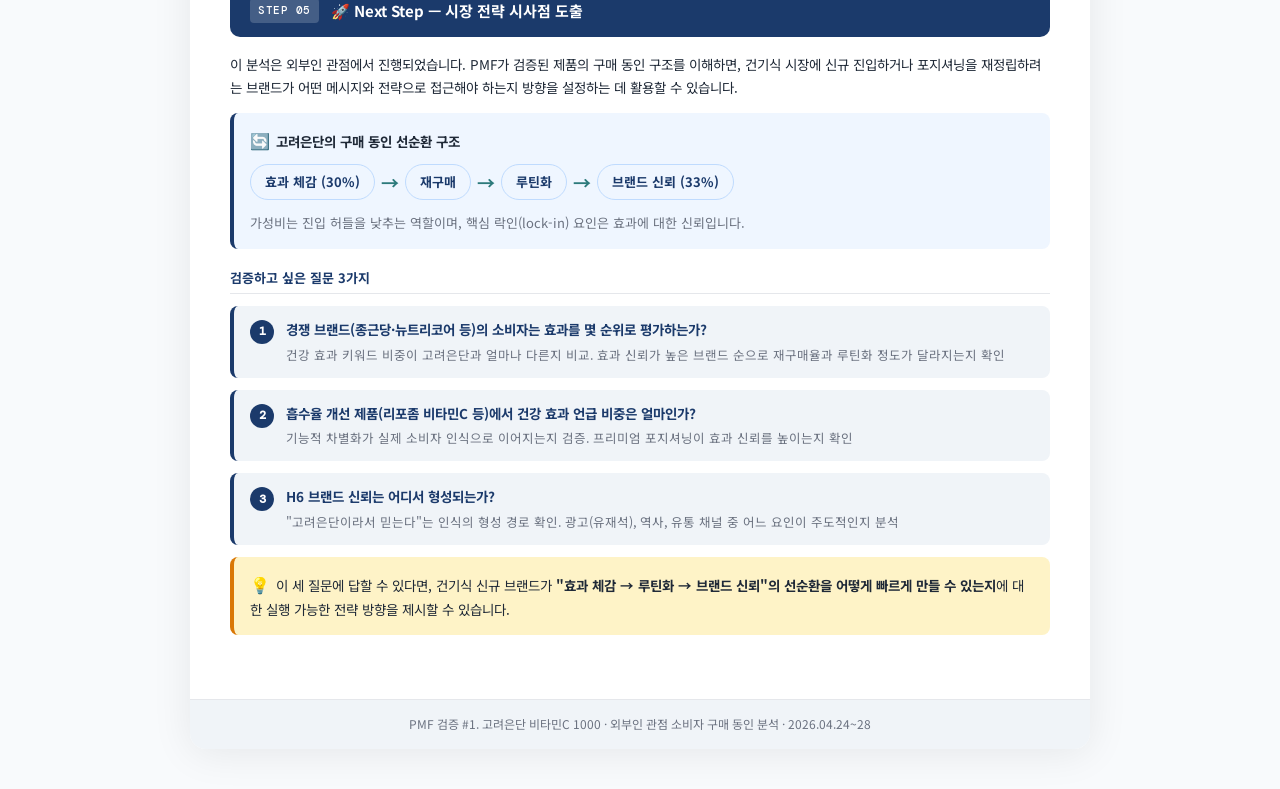
<file: portfolio/PMF_vitC_upload.html>
<!DOCTYPE html>
<html lang="ko">
<head>
<meta charset="UTF-8">
<meta name="viewport" content="width=device-width, initial-scale=1.0">
<title>PMF 검증 #1. 고려은단 비타민C 1000</title>
<link href="https://fonts.googleapis.com/css2?family=Noto+Sans+KR:wght@400;500;700;900&family=DM+Mono:wght@400;500&display=swap" rel="stylesheet">
<style>
  :root {
    --navy:   #1B3A6B;
    --teal:   #2C7A7B;
    --amber:  #D97706;
    --red:    #C0392B;
    --green:  #059669;
    --gray:   #6B7280;
    --light:  #F0F4F8;
    --yellow: #FEF3C7;
    --blue-l: #EFF6FF;
    --red-l:  #FEF2F2;
    --white:  #FFFFFF;
    --text:   #1F2937;
    --border: #E5E7EB;
  }

  * { box-sizing: border-box; margin: 0; padding: 0; }

  body {
    font-family: 'Noto Sans KR', sans-serif;
    font-size: 14px;
    line-height: 1.7;
    color: var(--text);
    background: #F8FAFC;
    padding: 0;
  }

  .page {
    max-width: 900px;
    margin: 40px auto;
    background: var(--white);
    border-radius: 16px;
    box-shadow: 0 4px 40px rgba(0,0,0,0.08);
    overflow: hidden;
  }

  /* ── 헤더 ── */
  .page-header {
    background: var(--navy);
    padding: 36px 40px 28px;
    position: relative;
    overflow: hidden;
  }
  .page-header::before {
    content: '';
    position: absolute;
    top: -40px; right: -40px;
    width: 200px; height: 200px;
    border-radius: 50%;
    background: rgba(255,255,255,0.04);
  }
  .page-header::after {
    content: '';
    position: absolute;
    bottom: -20px; left: 30%;
    width: 300px; height: 100px;
    border-radius: 50%;
    background: rgba(44,122,123,0.2);
  }
  .header-tag {
    display: inline-block;
    background: rgba(255,255,255,0.12);
    color: rgba(255,255,255,0.8);
    font-size: 11px;
    font-weight: 500;
    letter-spacing: 0.08em;
    padding: 4px 10px;
    border-radius: 20px;
    margin-bottom: 12px;
  }
  .page-title {
    font-size: 24px;
    font-weight: 900;
    color: var(--white);
    line-height: 1.3;
    margin-bottom: 14px;
    position: relative;
    z-index: 1;
  }
  .page-meta {
    display: flex;
    flex-wrap: wrap;
    gap: 8px;
    position: relative;
    z-index: 1;
  }
  .meta-pill {
    background: rgba(255,255,255,0.1);
    border: 1px solid rgba(255,255,255,0.2);
    color: rgba(255,255,255,0.85);
    font-size: 12px;
    padding: 4px 12px;
    border-radius: 20px;
  }
  .meta-pill span { color: rgba(255,255,255,0.5); margin-right: 4px; }

  /* ── 본문 ── */
  .content { padding: 32px 40px; }

  /* ── STEP 헤더 ── */
  .step-block { margin-bottom: 32px; }
  .step-header {
    display: flex;
    align-items: center;
    gap: 12px;
    margin-bottom: 16px;
    padding: 14px 20px;
    border-radius: 10px;
    color: var(--white);
  }
  .step-header.navy  { background: var(--navy); }
  .step-header.teal  { background: var(--teal); }
  .step-num {
    font-family: 'DM Mono', monospace;
    font-size: 11px;
    font-weight: 500;
    background: rgba(255,255,255,0.18);
    padding: 3px 8px;
    border-radius: 4px;
    letter-spacing: 0.05em;
    white-space: nowrap;
  }
  .step-title { font-size: 15px; font-weight: 700; }

  /* ── callout ── */
  .callout {
    border-radius: 8px;
    padding: 14px 16px;
    margin: 12px 0;
    font-size: 13.5px;
    line-height: 1.7;
    border-left: 4px solid transparent;
  }
  .callout.default  { background: var(--light);  border-color: var(--teal); }
  .callout.blue     { background: var(--blue-l); border-color: var(--navy); }
  .callout.yellow   { background: var(--yellow); border-color: var(--amber); }
  .callout.red      { background: var(--red-l);  border-color: var(--red); }
  .callout.gray     { background: #F9FAFB;       border-color: var(--gray); }
  .callout-icon { font-size: 16px; margin-right: 6px; }
  .callout strong { font-weight: 700; }

  /* ── 인용 ── */
  blockquote {
    border-left: 3px solid var(--border);
    padding: 8px 14px;
    margin: 10px 0;
    color: var(--gray);
    font-size: 13px;
    background: #FAFAFA;
    border-radius: 0 6px 6px 0;
  }
  blockquote.red-bg { border-color: var(--red); background: var(--red-l); color: var(--text); }

  /* ── 소제목 ── */
  h2.step-h { display: none; } /* step-header로 대체 */
  h3 {
    font-size: 13px;
    font-weight: 700;
    color: var(--navy);
    margin: 18px 0 8px;
    padding-bottom: 4px;
    border-bottom: 1px solid var(--border);
  }
  .sub-note {
    font-size: 12px;
    color: var(--gray);
    margin-bottom: 10px;
  }

  /* ── 테이블 ── */
  .tbl-wrap { overflow-x: auto; margin: 10px 0; }
  table {
    width: 100%;
    border-collapse: collapse;
    font-size: 13px;
  }
  thead tr { background: var(--navy); color: var(--white); }
  thead th {
    padding: 10px 12px;
    text-align: left;
    font-weight: 700;
    font-size: 12px;
  }
  tbody tr:nth-child(even) { background: var(--light); }
  tbody tr:nth-child(odd)  { background: var(--white); }
  tbody td {
    padding: 9px 12px;
    border-bottom: 1px solid var(--border);
    vertical-align: top;
  }
  .td-bold { font-weight: 700; color: var(--navy); }
  .td-num  { font-family: 'DM Mono', monospace; font-weight: 700; }
  .tag-green { color: var(--green); font-weight: 700; font-size: 12px; }
  .tag-red   { color: var(--red);   font-weight: 700; font-size: 12px; }
  .tag-gray  { color: var(--gray);  font-size: 12px; }
  .tag-amber { color: var(--amber); font-weight: 700; font-size: 12px; }
  .highlight-row { background: #FFFBEB !important; }
  .reject-row    { background: var(--red-l) !important; }

  /* ── 리스트 ── */
  ul, ol { padding-left: 20px; margin: 8px 0; }
  li { margin-bottom: 4px; font-size: 13.5px; }
  ol li { font-size: 13.5px; }

  /* ── 인사이트 흐름도 ── */
  .flow {
    display: flex;
    align-items: center;
    flex-wrap: wrap;
    gap: 6px;
    margin: 12px 0;
  }
  .flow-item {
    background: var(--blue-l);
    border: 1.5px solid #BFDBFE;
    border-radius: 20px;
    padding: 6px 14px;
    font-size: 13px;
    font-weight: 700;
    color: var(--navy);
  }
  .flow-arrow { color: var(--teal); font-size: 18px; font-weight: 700; }

  /* ── Next Step 질문 ── */
  .q-list { list-style: none; padding: 0; margin: 12px 0; }
  .q-list li {
    display: flex;
    gap: 12px;
    margin-bottom: 12px;
    padding: 12px 16px;
    background: var(--light);
    border-radius: 8px;
    border-left: 4px solid var(--navy);
  }
  .q-num {
    font-family: 'DM Mono', monospace;
    font-size: 12px;
    font-weight: 700;
    background: var(--navy);
    color: var(--white);
    width: 24px;
    height: 24px;
    border-radius: 50%;
    display: flex;
    align-items: center;
    justify-content: center;
    flex-shrink: 0;
    margin-top: 2px;
  }
  .q-content strong { color: var(--navy); display: block; margin-bottom: 2px; }
  .q-content span   { font-size: 12.5px; color: var(--gray); }

  /* ── 구분선 ── */
  hr { border: none; border-top: 1px solid var(--border); margin: 28px 0; }

  /* ── 푸터 ── */
  .page-footer {
    background: var(--light);
    border-top: 1px solid var(--border);
    padding: 14px 40px;
    font-size: 12px;
    color: var(--gray);
    text-align: center;
  }

  /* ── 애니메이션 ── */
  .step-block {
    opacity: 0;
    transform: translateY(16px);
    animation: fadeUp 0.5s ease forwards;
  }
  .step-block:nth-child(1) { animation-delay: 0.05s; }
  .step-block:nth-child(2) { animation-delay: 0.15s; }
  .step-block:nth-child(3) { animation-delay: 0.25s; }
  .step-block:nth-child(4) { animation-delay: 0.35s; }
  .step-block:nth-child(5) { animation-delay: 0.45s; }
  @keyframes fadeUp {
    to { opacity: 1; transform: translateY(0); }
  }

  @media (max-width: 640px) {
    .content { padding: 20px 20px; }
    .page-header { padding: 24px 20px 20px; }
    .page-title { font-size: 18px; }
    .page-footer { padding: 12px 20px; }
  }
  @media print {
  * {
    -webkit-print-color-adjust: exact !important;
    print-color-adjust: exact !important;
  }
  
  body {
    background: var(--paper) !important;
  }

  /* 페이지 분할 시 요소가 반으로 잘리는 것 방지 */
  .section, 
  .diagnosis-grid, 
  .risk-strip, 
  .concept-box, 
  .strategy-item, 
  .day-card, 
  .why-card,
  .position-reveal {
    page-break-inside: avoid;
    break-inside: avoid;
  }

  /* 제목 바로 뒤에서 페이지가 넘어가는 것 방지 */
  .section-title {
    page-break-after: avoid;
    break-after: avoid;
  }

}

/* 화면에서도 그리드 요소들이 잘리지 않도록 설정 */
.diagnosis-grid, .risk-strip, .day-grid, .why-grid {
  page-break-inside: avoid;
}
</style>
</head>
<body>

<div class="page">

  <!-- 헤더 -->
  <div class="page-header">
    <div class="header-tag">🧪 PORTFOLIO · 소비자 분석</div>
    <div class="page-title">PMF 검증 #1. 고려은단 비타민C 1000<br>— 소비자 구매 동인 분석</div>
    <div class="page-meta">
      <div class="meta-pill"><span>📅</span>2026.04.24~28</div>
      <div class="meta-pill"><span>👁</span>외부인 관점</div>
      <div class="meta-pill"><span>📐</span>션 엘리스 PMF 프레임워크 참조, 리뷰 데이터 기반 재구성</div>
    </div>
  </div>

  <!-- 본문 -->
  <div class="content">

    <!-- STEP 1 -->
    <div class="step-block">
      <div class="step-header navy">
        <span class="step-num">STEP 01</span>
        <span class="step-title">🔍 스테디셀러 탐색</span>
      </div>
      <blockquote class="red-bg">"사람들이 가장 오랫동안, 가장 많이 마음 편히 먹고 있는 영양제가 뭘까?"</blockquote>
      <div class="callout default">
        <span class="callout-icon">💡</span><strong>가설:</strong> "고려은단 비타민C일 것이다."
      </div>
      <ul>
        <li>올리브영 TOP100을 2026년 4월 24~26일 3일간 추적·스캐닝한 결과, 기간 내 판매 순위를 꾸준히 유지한 제품은 고려은단 비타민C를 포함해 단 3개였음.</li>
      </ul>
      <div class="callout default" style="margin-top:10px;">
        <span class="callout-icon">🔗</span><strong>검증 절차:</strong> '2025년 비타민C 판매 순위 분석' 딥리서치 실행 → 장기 스테디셀러 여부 확인
      </div>
      <div class="callout blue">
        <span class="callout-icon">✅</span>고려은단 비타민C 1000은 장기 스테디셀러로 확인됨. 단기 프로모션이나 트렌드가 아닌, <strong>소비자 루틴에 안착한 제품</strong>으로 PMF 검증 대상으로 적합하다고 판단.
      </div>
    </div>

    <hr>

    <!-- STEP 2 -->
    <div class="step-block">
      <div class="step-header teal">
        <span class="step-num">STEP 02</span>
        <span class="step-title">📋 구매 동인 가설 수립</span>
      </div>
      <blockquote>"사람들이 오랜 시간 고려은단 비타민C를 선택하는 이유가 뭘까?"</blockquote>
      <div class="callout default">
        <span class="callout-icon">👤</span><strong>이상적 고객 프로필 (가설)</strong>
        <ol style="margin-top:8px;">
          <li>영양제에 쓰는 비용이 부담스럽지 않기를 바라고</li>
          <li>몸에 부담 없이, 먹으면 도움되는, 가장 필수/기본적인, 검증된 영양제를 먹고 싶고</li>
          <li>피로 회복, 피부 미용, 면역 등 삶의 질에 좋은 영향을 주고</li>
          <li>평소 식사에서 비타민 섭취가 부족하다고 느끼며</li>
          <li>간편하게 보관하고 먹을 수 있는 제품을 원하는 고객</li>
        </ol>
      </div>
      <div class="callout gray">
        <span class="callout-icon">🎯</span><strong>고려은단을 선택한 이유 (가설):</strong> "믿을 수 있는 가성비 좋은 제품이라서"
      </div>
    </div>

    <hr>

    <!-- STEP 3 -->
    <div class="step-block">
      <div class="step-header navy">
        <span class="step-num">STEP 03</span>
        <span class="step-title">📊 가설 검증 — 리뷰 데이터 수집 및 분석</span>
      </div>
      <p style="font-size:13px;color:var(--gray);margin-bottom:14px;">예상 프로세스: 리뷰 데이터 수집 → 키워드 빈도 분석 + 가설 키워드 매핑 → 긍/부정 맥락 구분 → 결과 도출</p>

      <h3>3-1. 실제 데이터 수집 현황</h3>
      <div class="tbl-wrap">
        <table>
          <thead>
            <tr><th>소스</th><th>수집량</th><th>규모</th><th>비고</th></tr>
          </thead>
          <tbody>
            <tr>
              <td>올리브영 직접 수집</td>
              <td class="td-num">15개</td>
              <td>총 19,866건 중</td>
              <td class="tag-gray">API 차단 · 텍스트 복사 차단으로 대량 수집 불가</td>
            </tr>
            <tr>
              <td>네이버 쇼핑 AI 요약</td>
              <td class="td-num">20개 키워드</td>
              <td>271,712건 기반</td>
              <td class="tag-gray">다량 복사 차단 → AI 요약 키워드로 대체 수집</td>
            </tr>
          </tbody>
        </table>
      </div>
      <div class="callout yellow">
        <span class="callout-icon">⚡</span><strong>제약 및 대응:</strong> 올리브영·쿠팡·네이버 쇼핑 모두 리뷰 API 외부 차단 및 텍스트 다량 복사가 불가한 환경. 이 제약 안에서 올리브영은 직접 수집(n=15), 네이버 쇼핑은 271,712건 기반 AI 요약 키워드를 활용해 우회했습니다. <strong>네이버 AI 요약을 핵심 데이터로, 올리브영 직접 수집을 방향성 확인용 참고 자료</strong>로 구분해 분석했습니다.
      </div>

      <h3>3-2. 네이버 AI 요약 키워드 분석 <span style="color:var(--red);font-size:11px;">← 핵심 데이터</span></h3>
      <p class="sub-note">271,712건 리뷰 기반 · 장기 1위 제품의 실제 구매 동인을 가장 신뢰도 높게 반영</p>
      <div class="tbl-wrap">
        <table>
          <thead>
            <tr><th>가설</th><th>대표 키워드</th><th>비중</th></tr>
          </thead>
          <tbody>
            <tr class="highlight-row">
              <td class="td-bold">🏆 H3 · 건강 효과</td>
              <td>피부가 좋아졌어요 / 효과가 있어요 / 피곤할 때 좋아요 / 건강에 좋아요 / 꾸준히 먹으면 효과있어요</td>
              <td class="td-num" style="color:var(--red);">30%</td>
            </tr>
            <tr>
              <td>H1 · 가성비</td>
              <td>가성비가 좋아요 / 가격이 저렴해요 / 양이 많아요 / 만족스러워요</td>
              <td class="td-num">20%</td>
            </tr>
            <tr>
              <td>H2 · 기본 영양제</td>
              <td>재구매했어요 / 계속 먹어요 / 이것만 먹어요</td>
              <td class="td-num">15%</td>
            </tr>
            <tr>
              <td>H5 · 편의성</td>
              <td>먹기 편해요 / 포장이 꼼꼼해요 / 온 가족이 먹기 좋아요</td>
              <td class="td-num">15%</td>
            </tr>
          </tbody>
        </table>
      </div>
      <div class="callout red">
        <span class="callout-icon">💎</span>단순 가격 경쟁력이 아닌, <strong>효과에 대한 신뢰(30%)가 재구매와 루틴화로 이어지는 구조</strong>입니다.
      </div>

      <h3>3-3. 가설별 언급률 — 올리브영 직접 수집 <span style="color:var(--gray);font-weight:400;">(참고 자료, n=15)</span></h3>
      <p class="sub-note">총 19,866건 중 15개 표본 · 통계적 대표성 낮음 · 방향성 확인 수준으로 참고</p>
      <div class="tbl-wrap">
        <table>
          <thead>
            <tr><th>가설</th><th>언급률</th><th>결과</th></tr>
          </thead>
          <tbody>
            <tr><td>H1 · 가성비</td><td class="td-num">27%</td><td class="tag-green">✅ 검증</td></tr>
            <tr><td>H2 · 필수/기본 영양제</td><td class="td-num">47%</td><td class="tag-green">✅ 가장 강하게 검증</td></tr>
            <tr><td>H3 · 건강 효과</td><td class="td-num">13%</td><td class="tag-amber">🔶 부분 검증</td></tr>
            <tr class="reject-row"><td>H4 · 식사 부족 보완</td><td class="td-num">0%</td><td class="tag-red">❌ 기각</td></tr>
            <tr><td>H5 · 편의성</td><td class="td-num">20%</td><td class="tag-green">✅ 검증</td></tr>
            <tr class="highlight-row"><td><strong>H6 · 브랜드 신뢰 (신규 발견)</strong></td><td class="td-num" style="color:var(--navy);font-weight:700;">33%</td><td class="tag-green">✅ 신규 검증</td></tr>
          </tbody>
        </table>
      </div>
    </div>

    <hr>

    <!-- STEP 4 -->
    <div class="step-block">
      <div class="step-header teal">
        <span class="step-num">STEP 04</span>
        <span class="step-title">🎯 핵심 인사이트 & 가설 검증 요약</span>
      </div>

      <div class="callout blue" style="margin-bottom:14px;">
        <p style="margin-bottom:8px;"><span class="callout-icon">📌</span><strong>초기 가설과의 차이</strong></p>
        <p style="margin-bottom:8px;">초기 가설에서 <strong>가성비(H1)를 1순위</strong>로 예상했으나, 실제 핵심 구매 동인은 <strong>효과에 대한 신뢰(H3, 네이버 기준 30%)</strong>였습니다.</p>
        <p style="margin-bottom:8px;">단, 가성비 수치 해석 시 주의가 필요합니다. 소비자는 가격이 합리적이라 판단했기 때문에 구매했더라도, 리뷰에서 가격을 굳이 언급할 필요를 느끼지 않습니다. 즉 <strong>'합리적 가격'은 구매 단계에서 이미 기저에 깔린 심리</strong>로, 리뷰 데이터에 반영되지 않는 숨은 기본값일 수 있습니다. 가성비의 실제 영향력은 수치보다 클 수 있습니다.</p>
        <p style="margin-bottom:8px;"><strong>H6 브랜드 신뢰</strong>는 초기 가설에 없었으나 신규 발견됨. <strong>올리브영 직접 수집(n=15) 기준 33%</strong> — "유재석 광고", "고려은단이라서 믿는다"는 언급이 반복됨. 단, 소규모 표본 기반이며 네이버 AI 요약에는 별도 수치로 확인되지 않은 항목으로, 추가 검증이 필요합니다.</p>
        <p><strong>H4(식단 부족 보완)</strong>는 두 소스 모두에서 언급 없음 → 기각.</p>
      </div>

      <h3><br>가설 검증 요약표</h3>
      <div class="tbl-wrap">
        <table>
          <thead>
            <tr><th>가설</th><th>결과</th><th>해석</th></tr>
          </thead>
          <tbody>
            <tr><td>H1 · 가성비</td><td class="tag-green">✅ 검증(부분)</td><td>구매 허들을 낮추는 역할. H2와 결합해 작동</td></tr>
            <tr><td>H2 · 필수/기본 영양제</td><td class="tag-green">✅ 검증</td><td>"매일 챙기는 기본템" 인식. 예상보다 강함</td></tr>
            <tr class="highlight-row"><td class="td-bold">H3 · 건강 효과</td><td class="tag-green">✅ 가장 강하게 검증</td><td>네이버 30% · 직접 수집 13% · 추가 검증 필요</td></tr>
            <tr class="reject-row"><td>H4 · 식단 부족 보완</td><td class="tag-red">❌ 기각</td><td>두 소스 모두 언급 없음</td></tr>
            <tr><td>H5 · 편의성</td><td class="tag-green">✅ 검증</td><td>"먹기 편해요", "알이 작아 목넘김 좋다"</td></tr>
            <tr class="highlight-row"><td class="td-bold">H6 · 브랜드 신뢰 (신규 발견)</td><td class="tag-green">✅ 신규 검증</td><td>"고려은단이라 믿는다" 33% 언급(n=15). 네이버 미확인 · 추가 검증 필요</td></tr>
          </tbody>
        </table>
      </div>

      <div class="callout gray" style="margin-top:14px;">
        <span class="callout-icon">⚠️</span><strong>분석 한계:</strong>
        올리브영 직접 수집 n=15로 통계적 유의성 낮음 · 네이버 AI 요약은 개별 리뷰가 아닌 요약 키워드 · 플랫폼 정책으로 외부인의 대량 수집 구조적 불가
      </div>
    </div>

    <hr>

    <!-- STEP 5 -->
    <div class="step-block">
      <div class="step-header navy">
        <span class="step-num">STEP 05</span>
        <span class="step-title">🚀 Next Step — 시장 전략 시사점 도출</span>
      </div>
      <p style="font-size:13.5px;margin-bottom:14px;">이 분석은 외부인 관점에서 진행되었습니다. PMF가 검증된 제품의 구매 동인 구조를 이해하면, 건기식 시장에 신규 진입하거나 포지셔닝을 재정립하려는 브랜드가 어떤 메시지와 전략으로 접근해야 하는지 방향을 설정하는 데 활용할 수 있습니다.</p>

      <div class="callout blue">
        <span class="callout-icon">🔄</span><strong>고려은단의 구매 동인 선순환 구조</strong>
        <div class="flow" style="margin-top:10px;">
          <div class="flow-item">효과 체감 (30%)</div>
          <span class="flow-arrow">→</span>
          <div class="flow-item">재구매</div>
          <span class="flow-arrow">→</span>
          <div class="flow-item">루틴화</div>
          <span class="flow-arrow">→</span>
          <div class="flow-item">브랜드 신뢰 (33%)</div>
        </div>
        <p style="font-size:13px;margin-top:8px;color:var(--gray);">가성비는 진입 허들을 낮추는 역할이며, 핵심 락인(lock-in) 요인은 효과에 대한 신뢰입니다.</p>
      </div>

      <h3 style="margin-top:18px;">검증하고 싶은 질문 3가지</h3>
      <ul class="q-list">
        <li>
          <div class="q-num">1</div>
          <div class="q-content">
            <strong>경쟁 브랜드(종근당·뉴트리코어 등)의 소비자는 효과를 몇 순위로 평가하는가?</strong>
            <span>건강 효과 키워드 비중이 고려은단과 얼마나 다른지 비교. 효과 신뢰가 높은 브랜드 순으로 재구매율과 루틴화 정도가 달라지는지 확인</span>
          </div>
        </li>
        <li>
          <div class="q-num">2</div>
          <div class="q-content">
            <strong>흡수율 개선 제품(리포좀 비타민C 등)에서 건강 효과 언급 비중은 얼마인가?</strong>
            <span>기능적 차별화가 실제 소비자 인식으로 이어지는지 검증. 프리미엄 포지셔닝이 효과 신뢰를 높이는지 확인</span>
          </div>
        </li>
        <li>
          <div class="q-num">3</div>
          <div class="q-content">
            <strong>H6 브랜드 신뢰는 어디서 형성되는가?</strong>
            <span>"고려은단이라서 믿는다"는 인식의 형성 경로 확인. 광고(유재석), 역사, 유통 채널 중 어느 요인이 주도적인지 분석</span>
          </div>
        </li>
      </ul>

      <div class="callout yellow">
        <span class="callout-icon">💡</span>이 세 질문에 답할 수 있다면, 건기식 신규 브랜드가 <strong>"효과 체감 → 루틴화 → 브랜드 신뢰"의 선순환을 어떻게 빠르게 만들 수 있는지</strong>에 대한 실행 가능한 전략 방향을 제시할 수 있습니다.
      </div>
    </div>

  </div><!-- /content -->

  <div class="page-footer">
    PMF 검증 #1. 고려은단 비타민C 1000 · 외부인 관점 소비자 구매 동인 분석 · 2026.04.24~28
  </div>

</div><!-- /page -->

</body>
</html>
</file>
